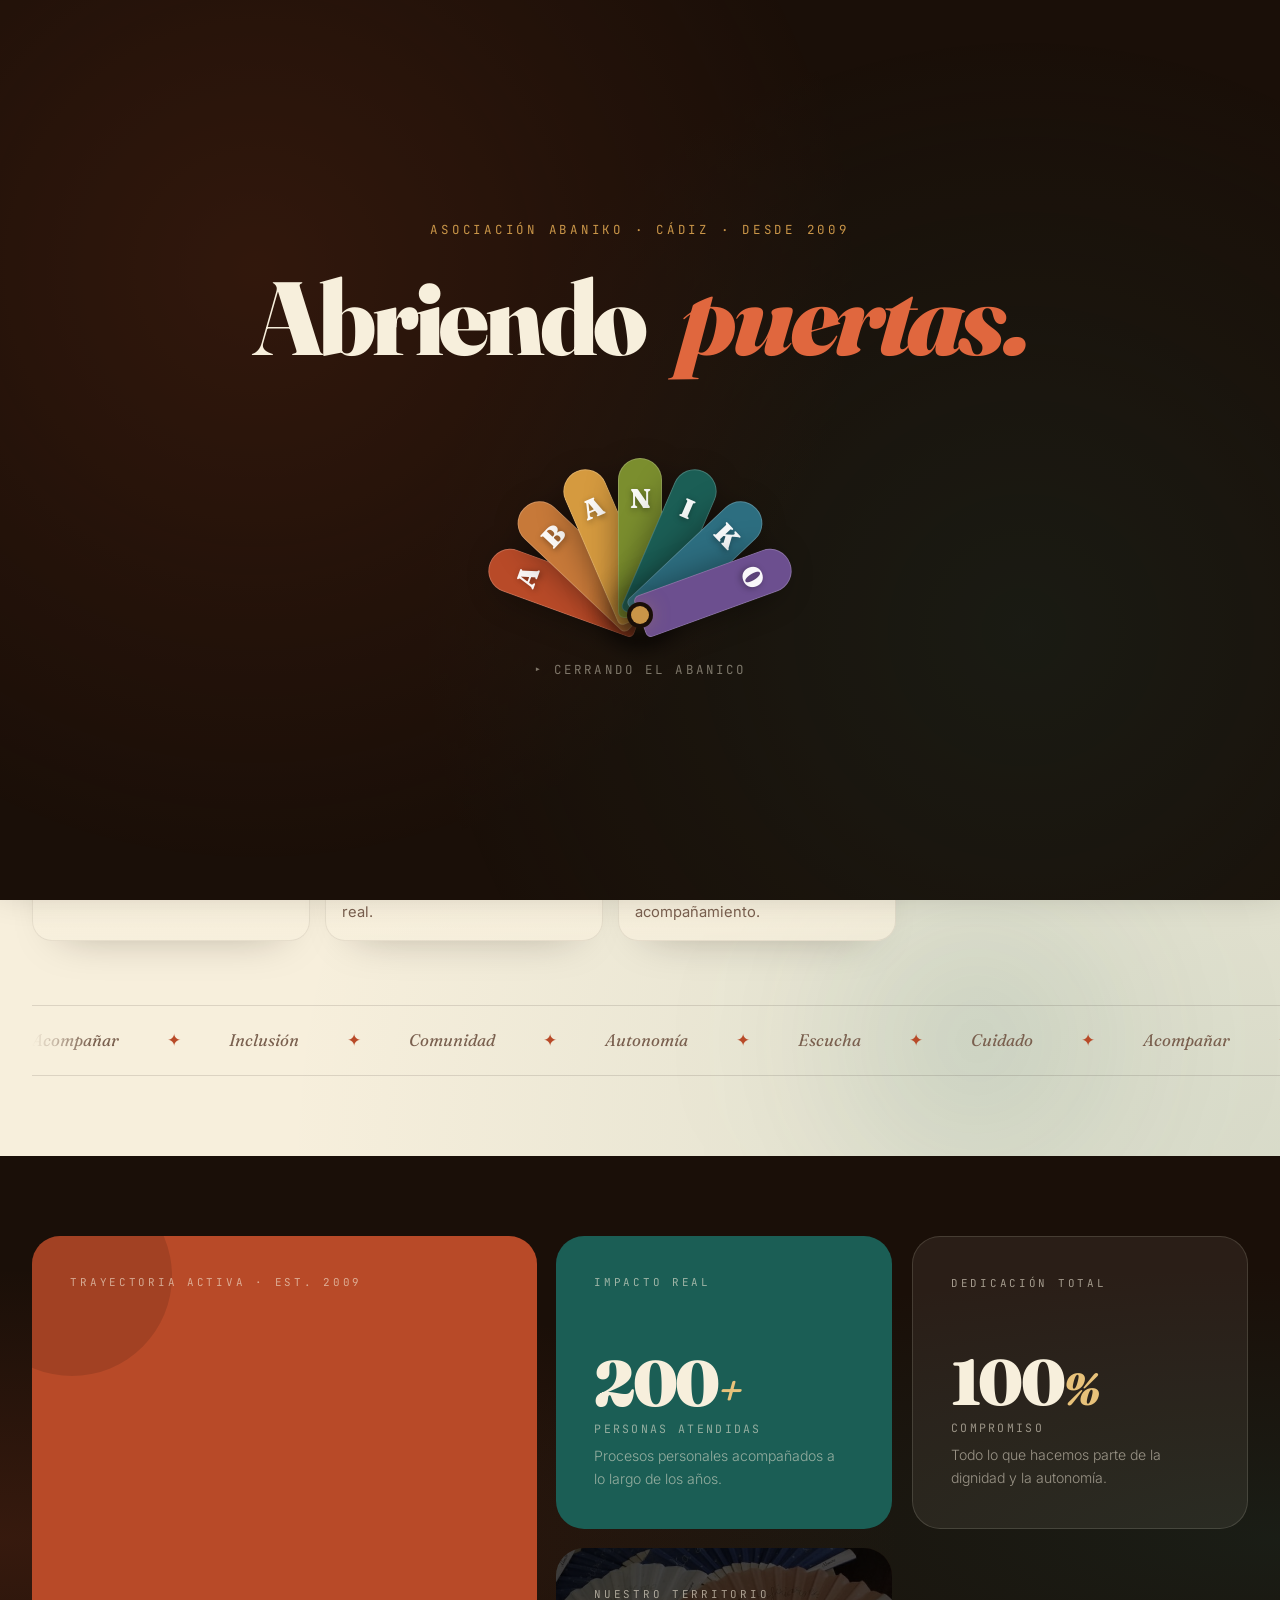
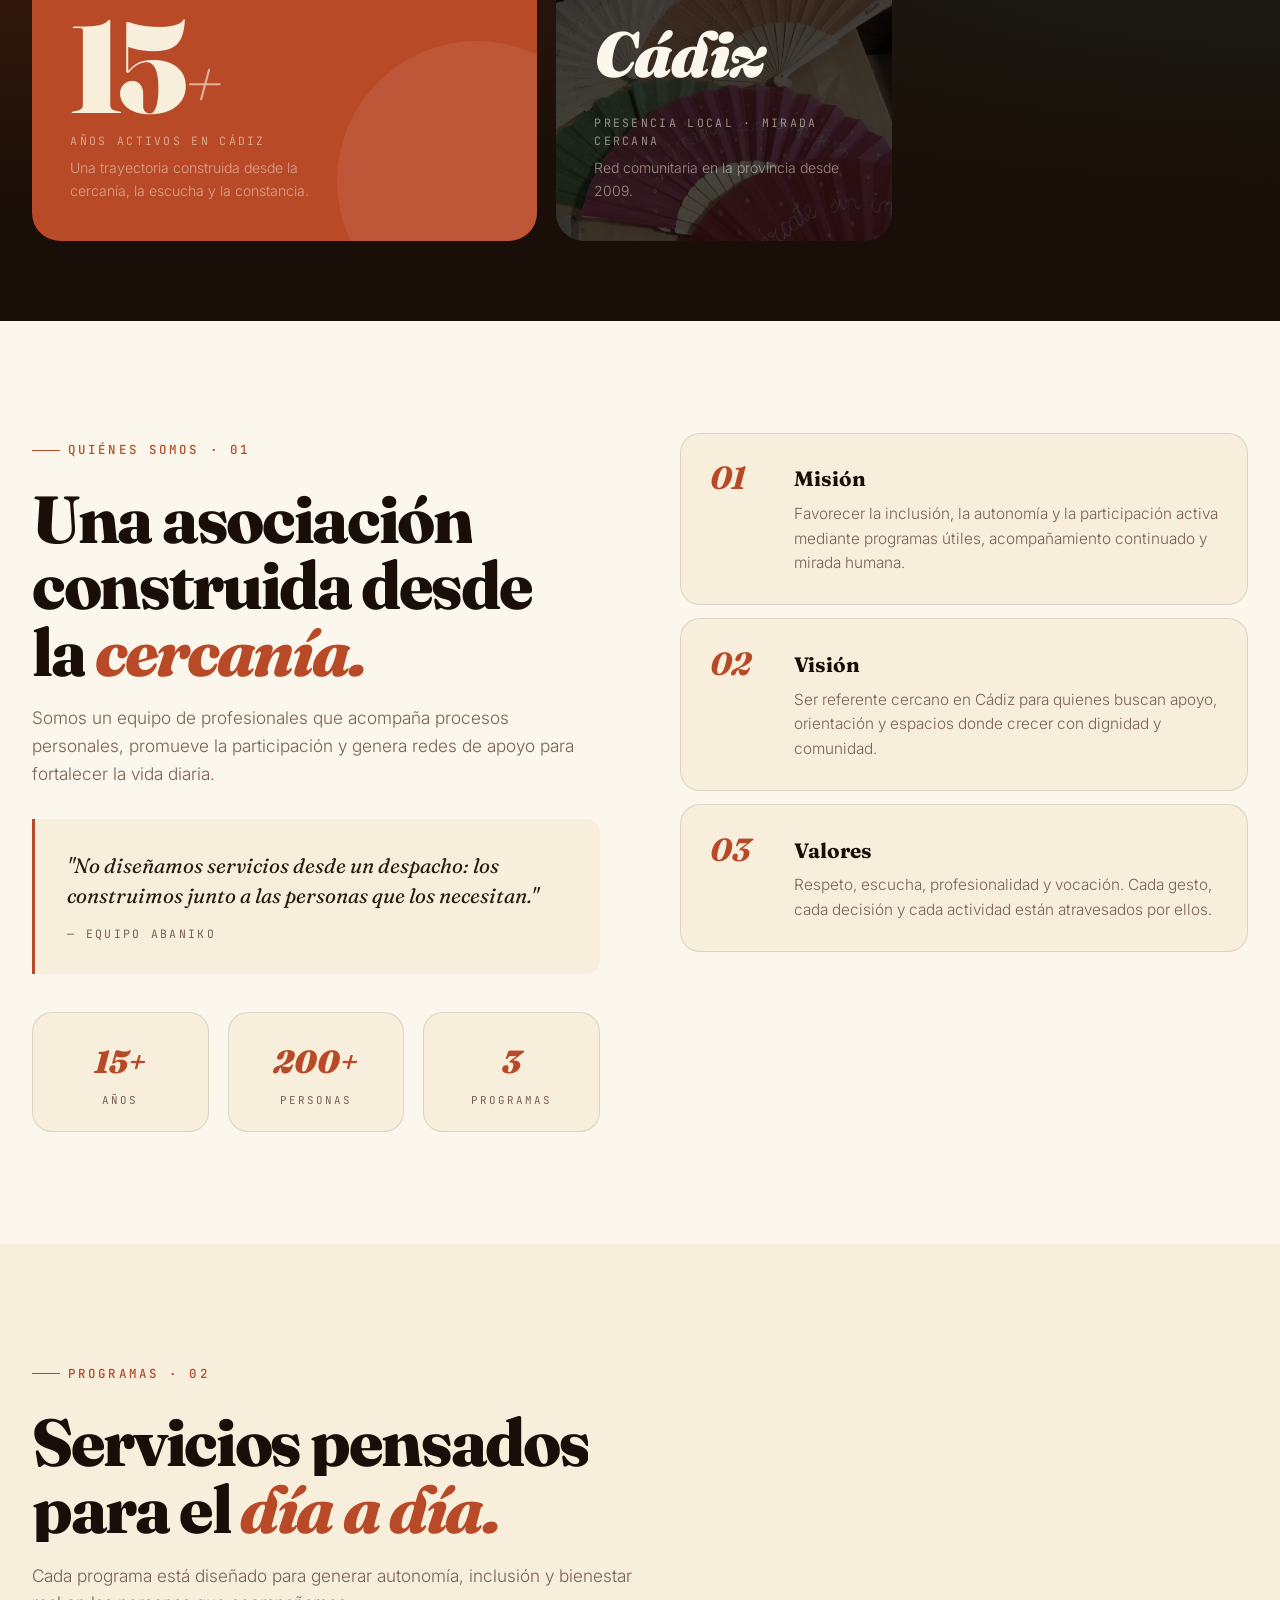
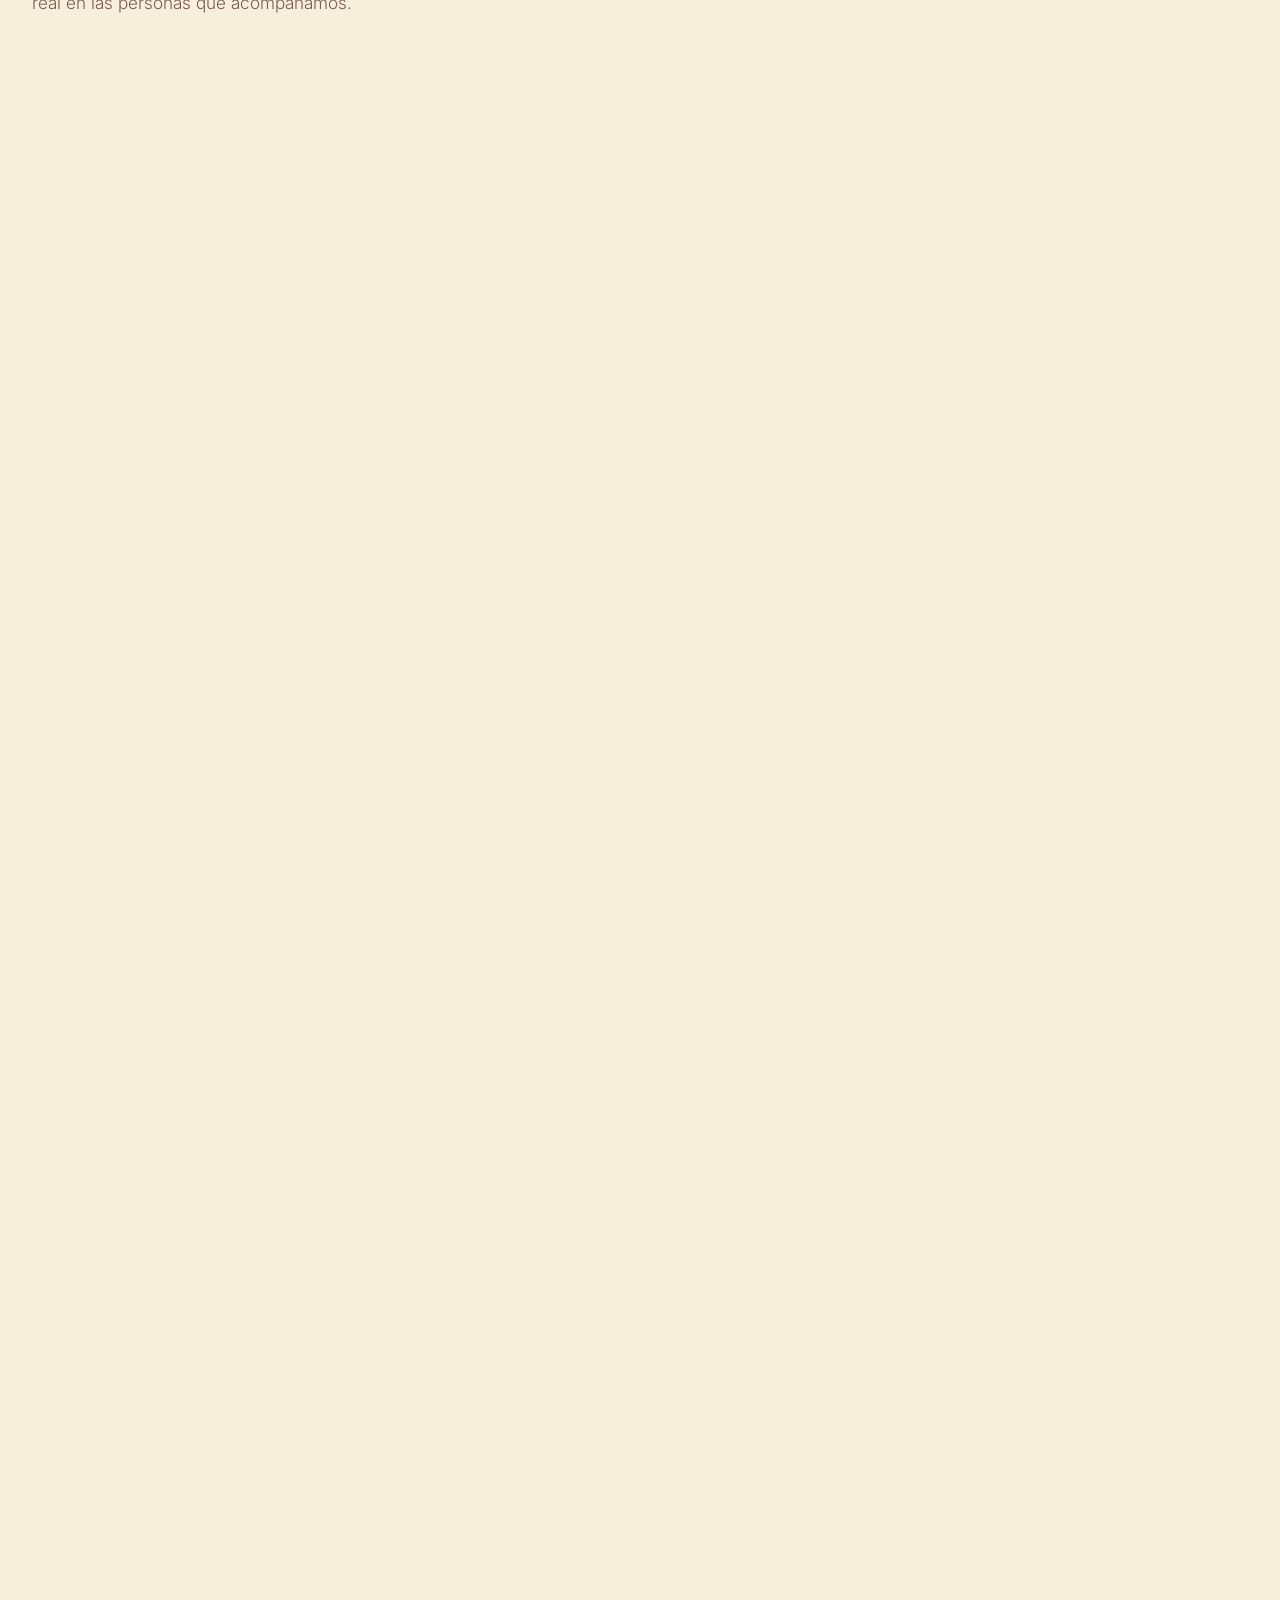
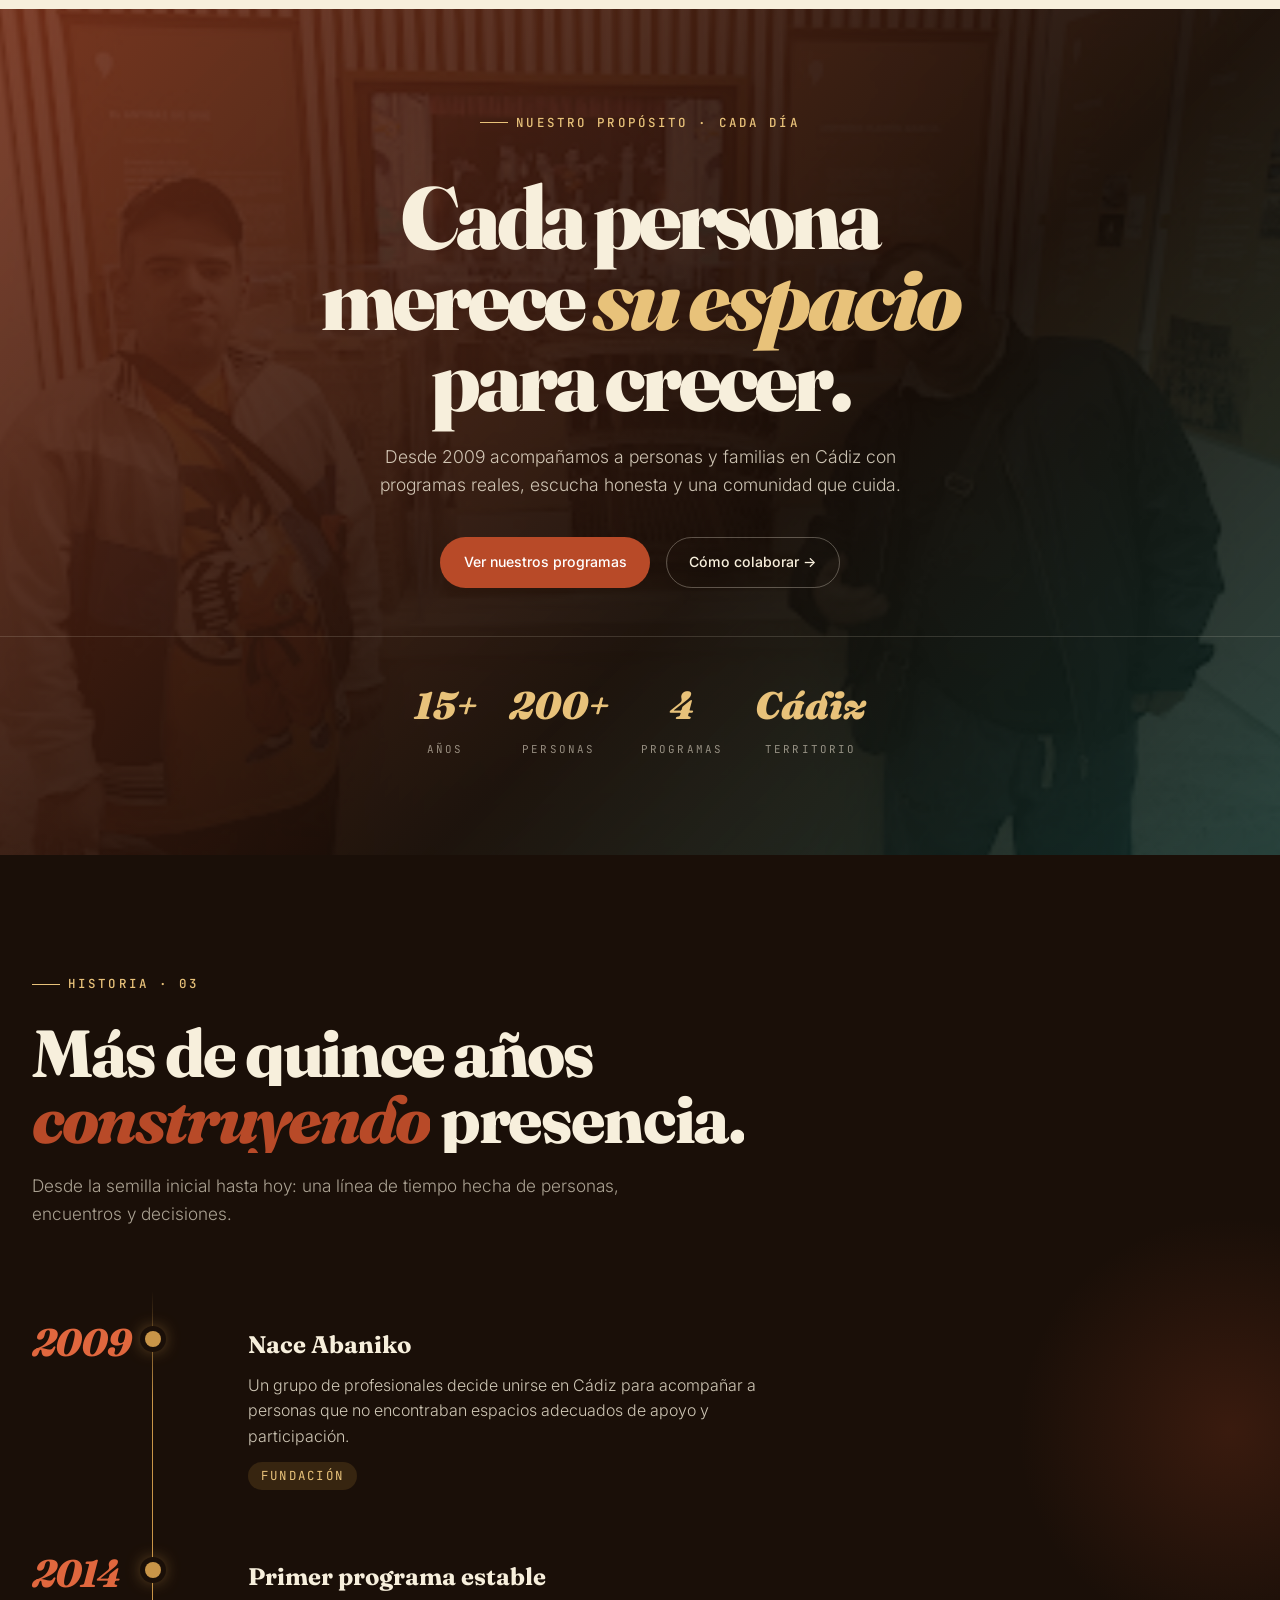
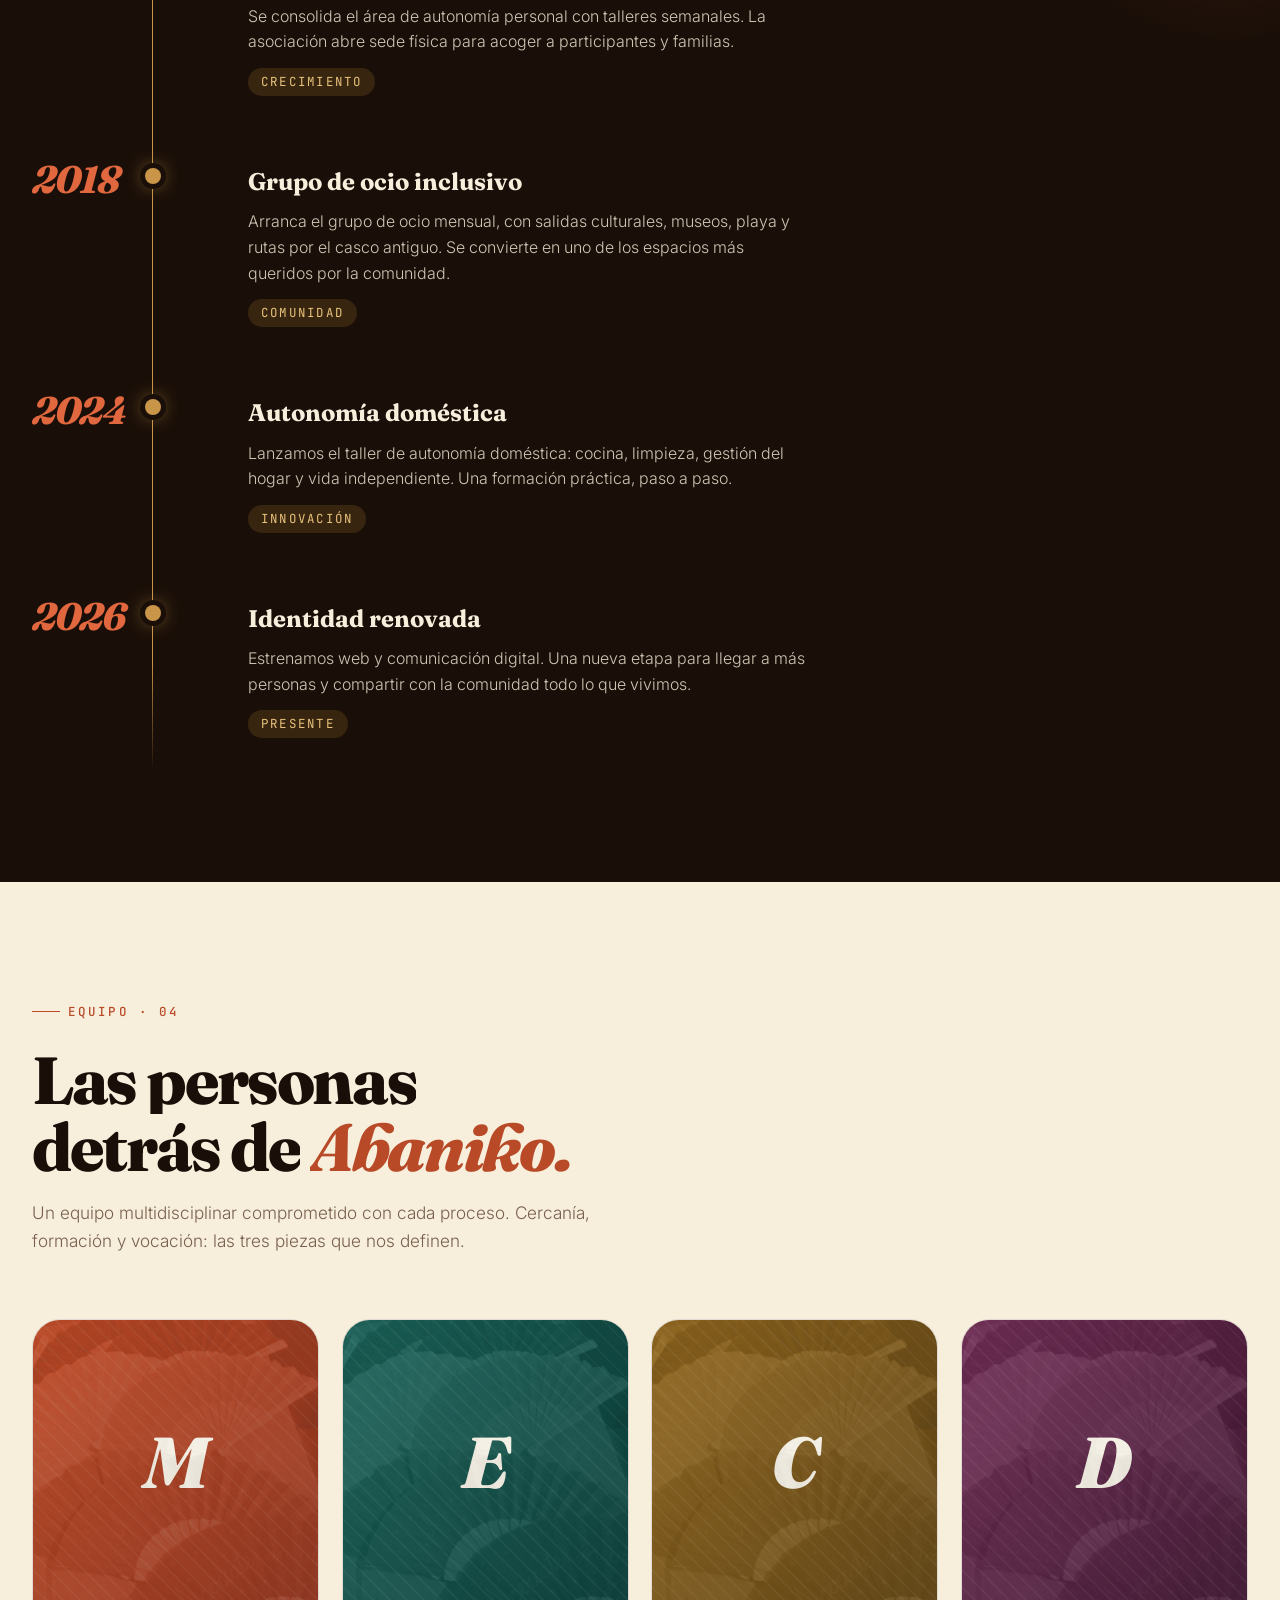
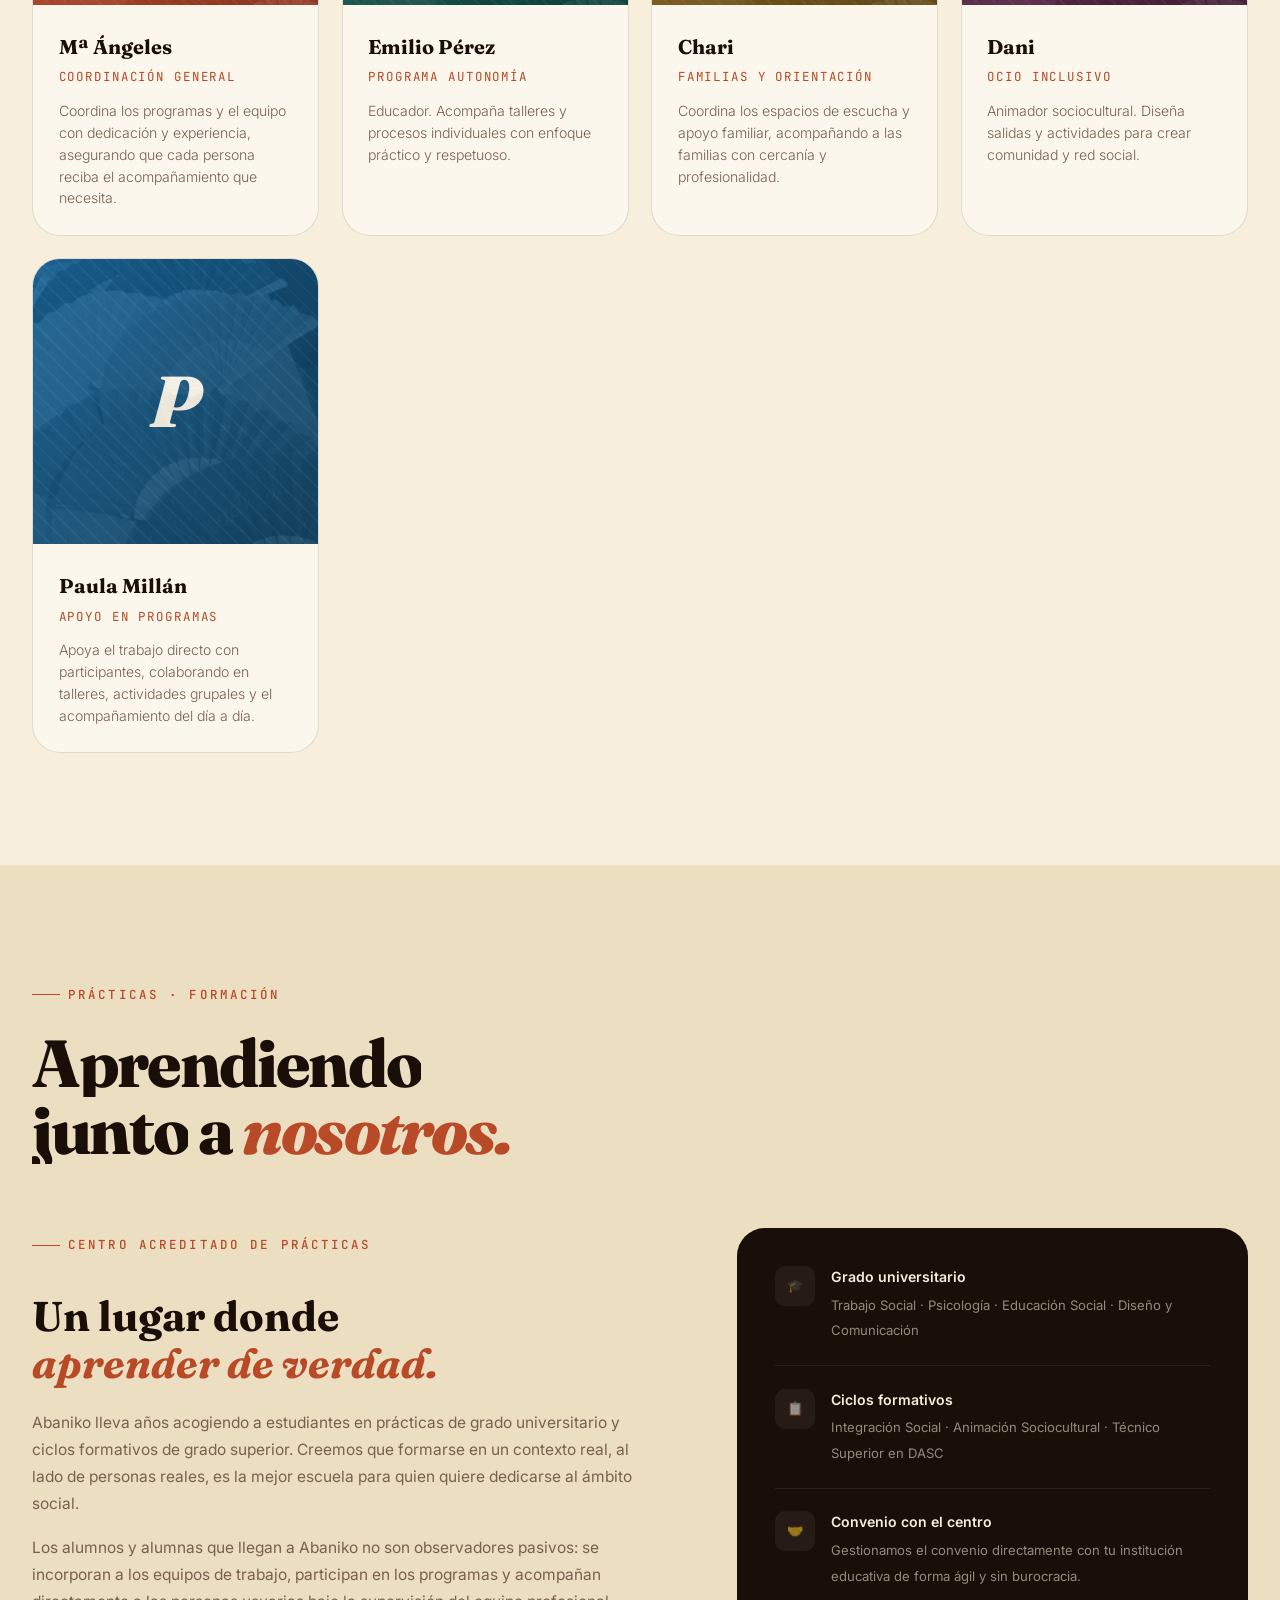
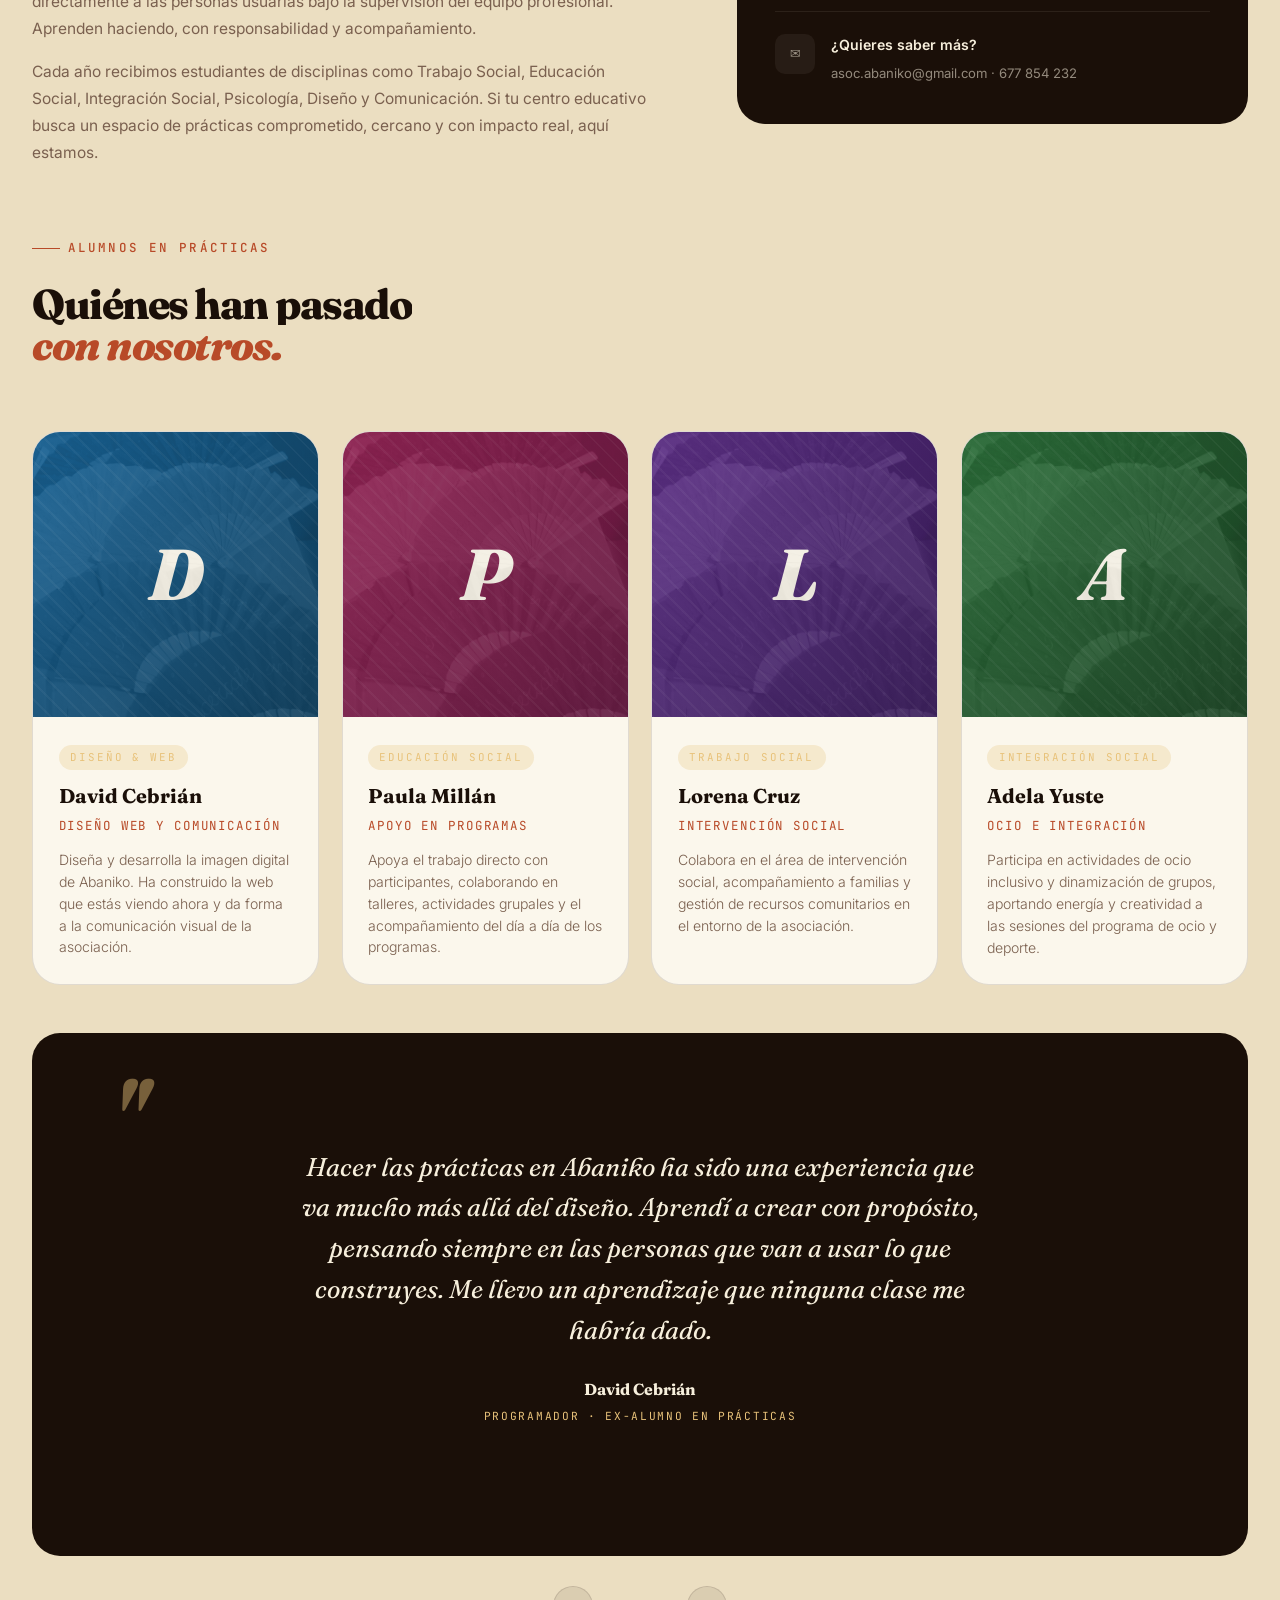
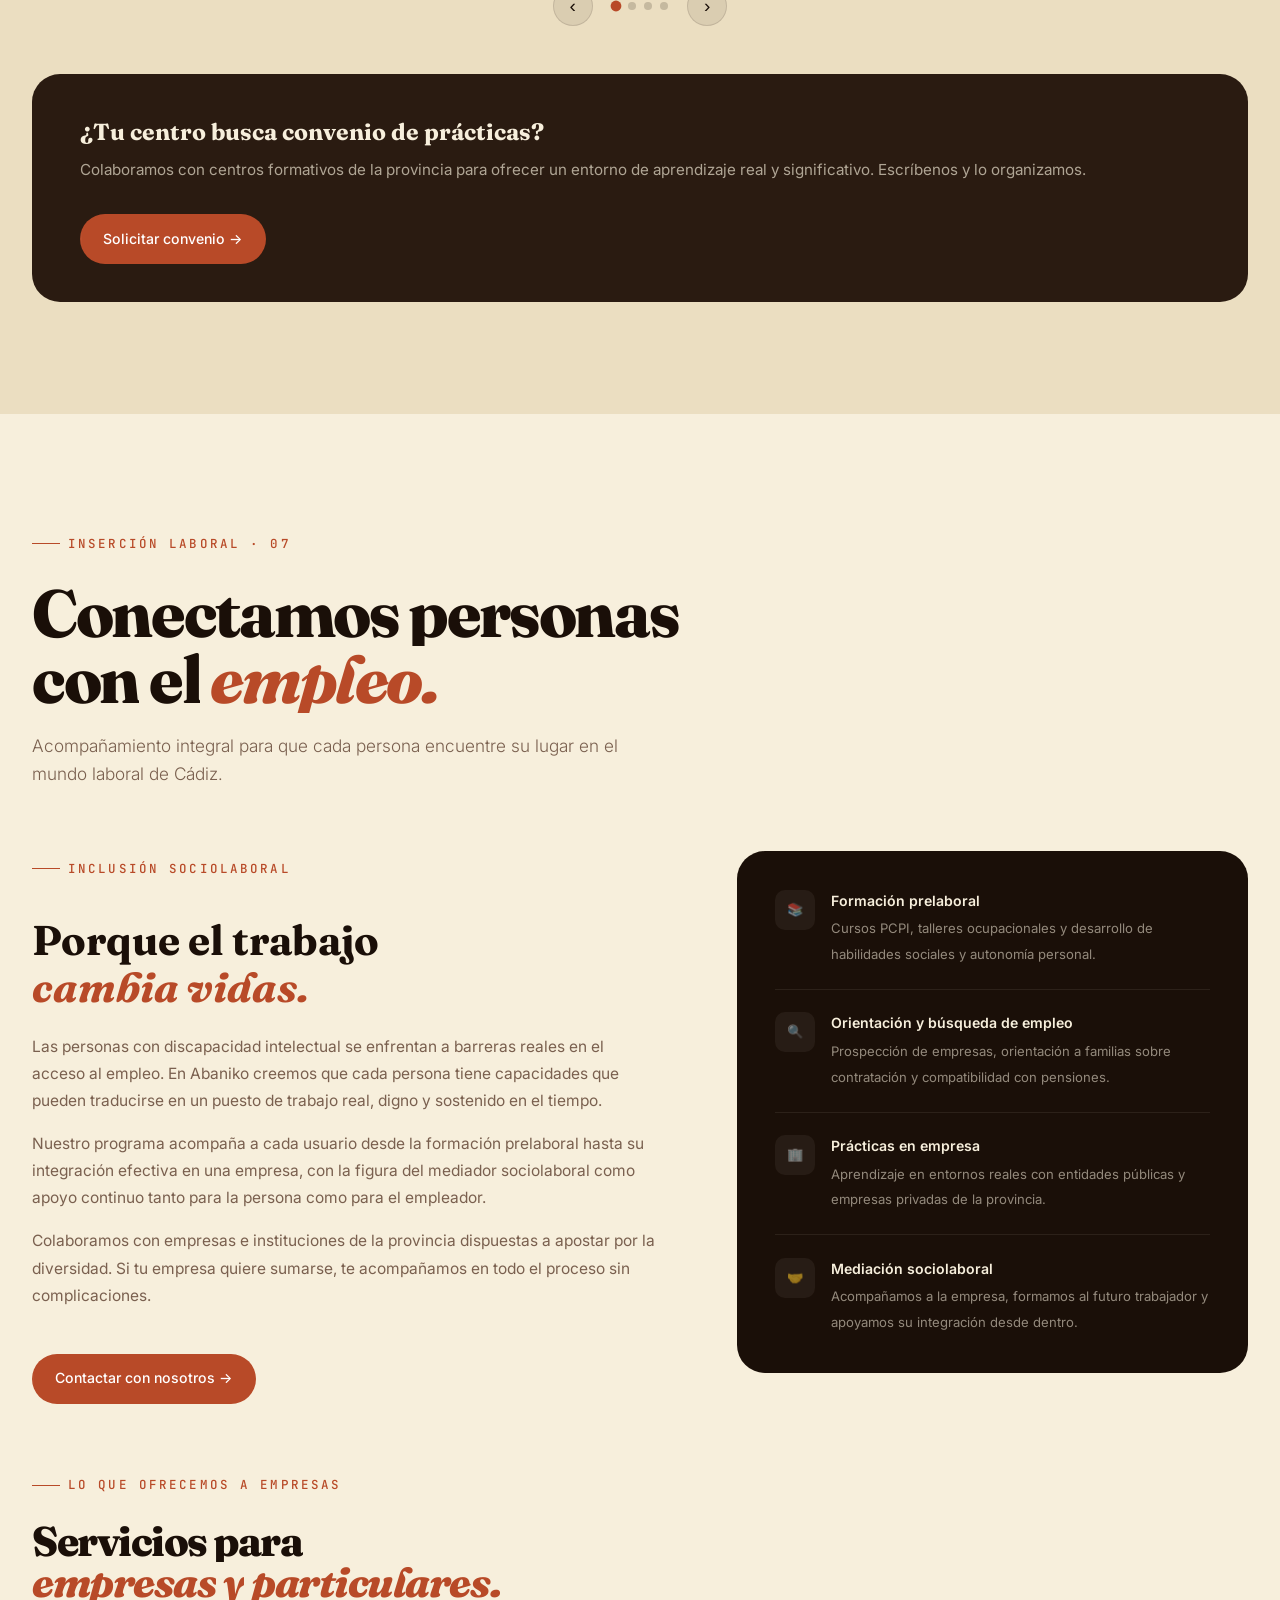
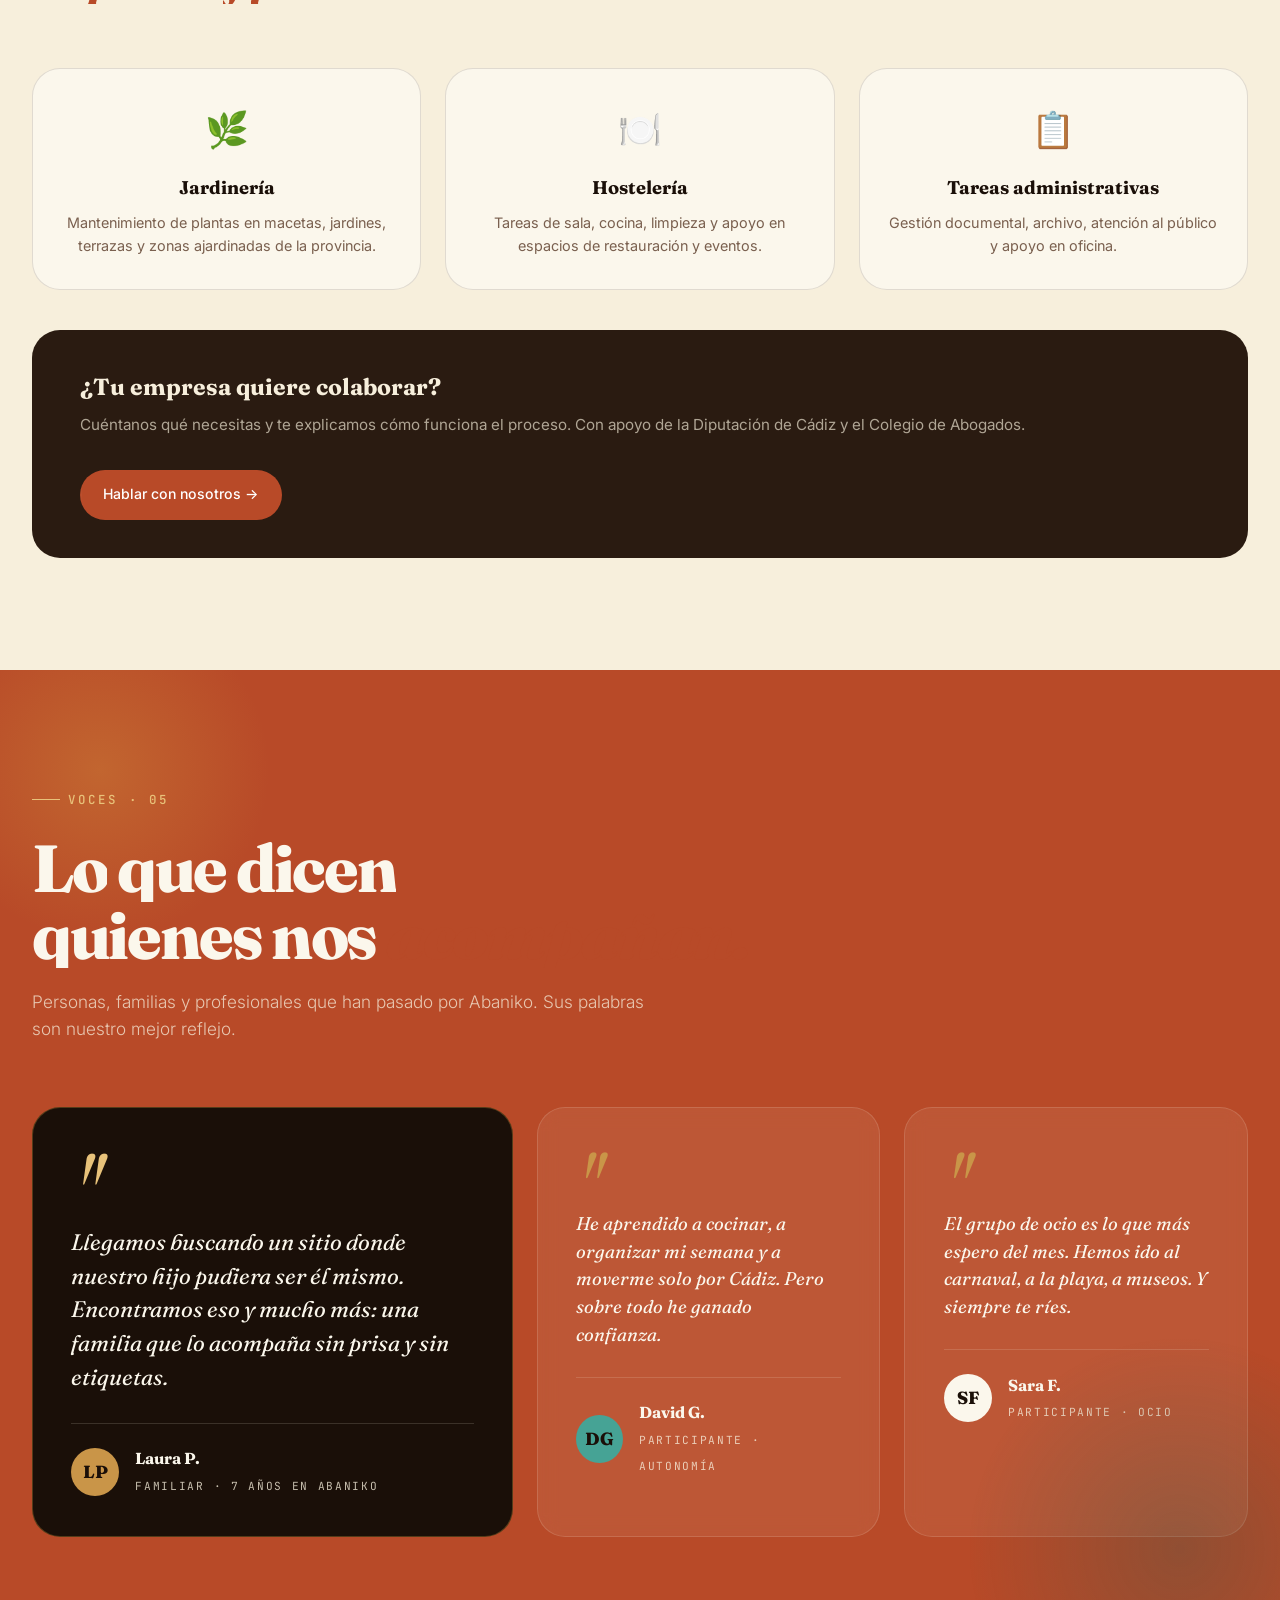
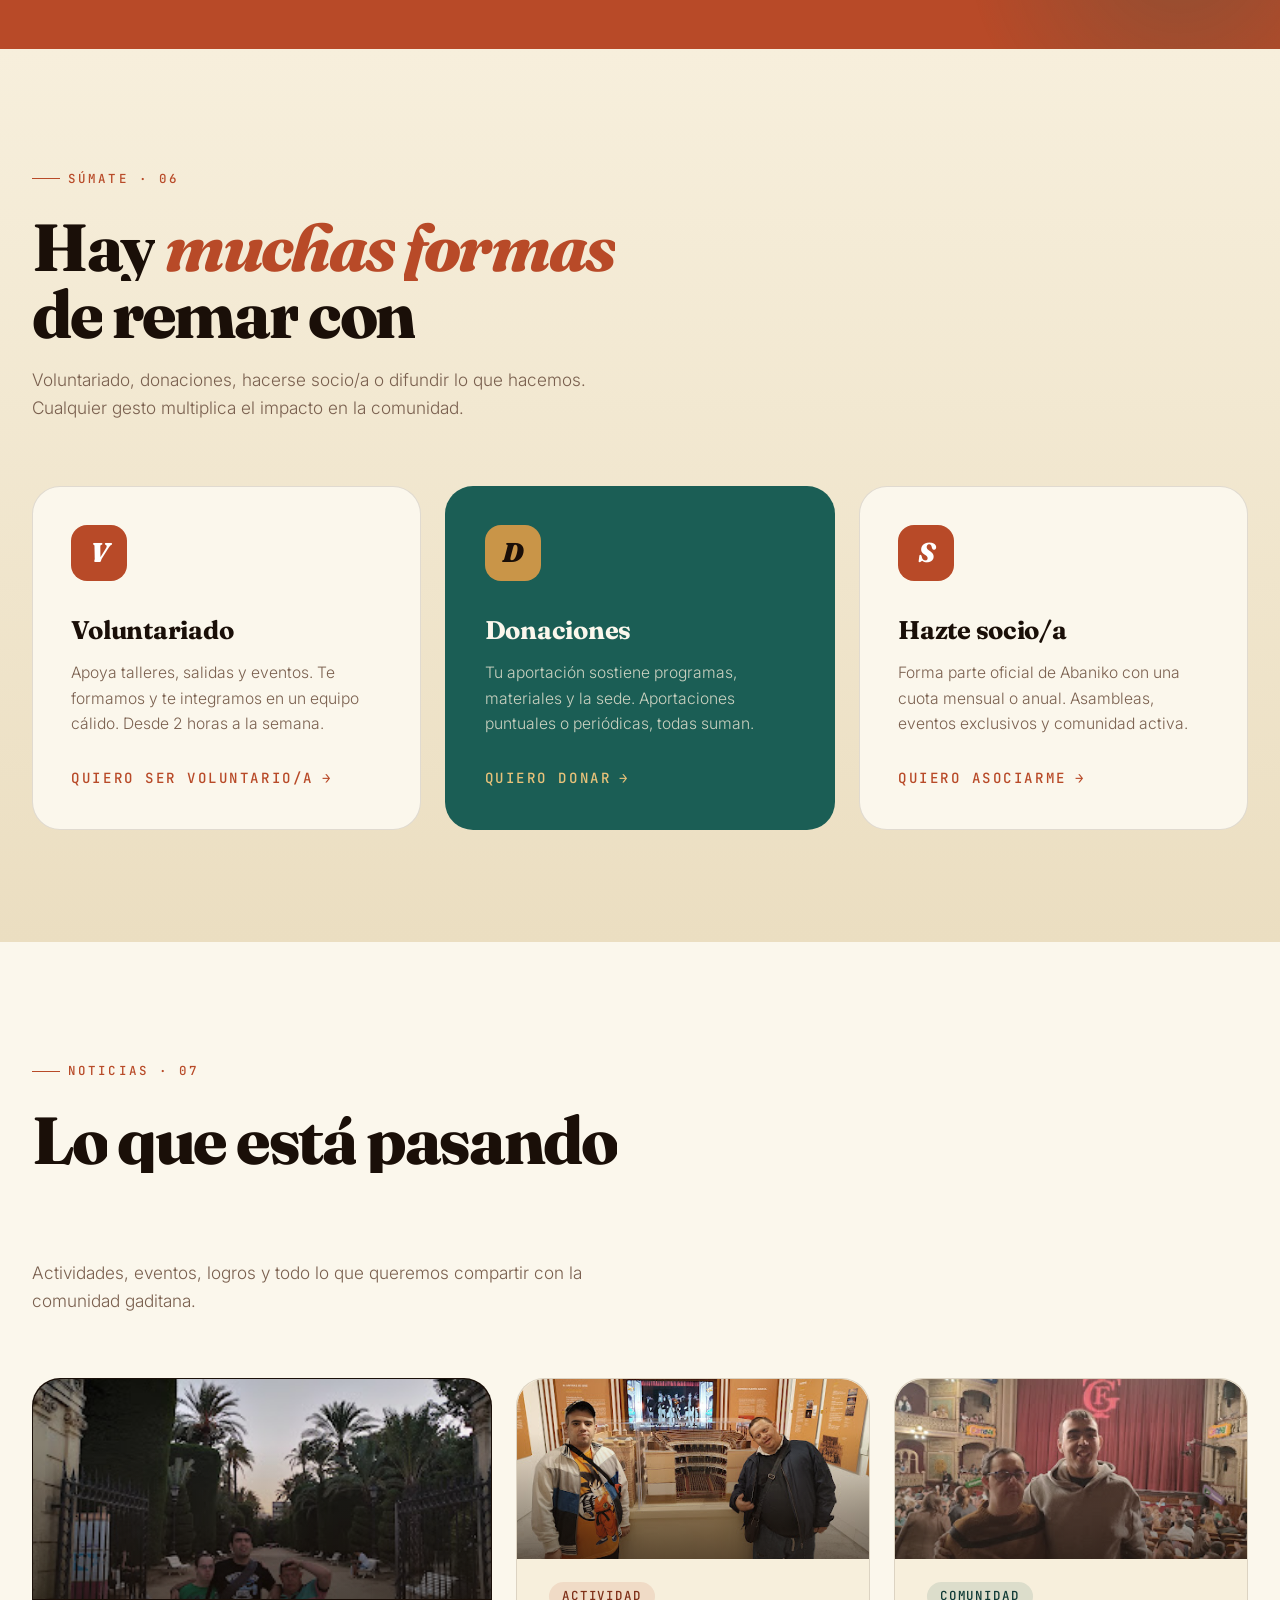
<file: index.html>
<!DOCTYPE html>
<html lang="es">
<head>
<meta charset="UTF-8">
<script>!function(){var t=localStorage.getItem('abaniko-theme');if(t==='dark'||(t===null&&window.matchMedia('(prefers-color-scheme:dark)').matches))document.documentElement.setAttribute('data-theme','dark')}()</script>
<meta name="viewport" content="width=device-width, initial-scale=1.0">
<meta name="description" content="Asociación Abaniko · Cádiz. Entidad social dedicada al acompañamiento, la inclusión y la mejora de la calidad de vida desde 2009. Programas de autonomía, ocio inclusivo, apoyo a familias y jardinería y deporte.">
<meta name="keywords" content="asociación Abaniko, inclusión Cádiz, autonomía personal, discapacidad Cádiz, apoyo familias, ocio inclusivo, voluntariado Cádiz, entidad social Cádiz">
<meta name="author" content="Asociación Abaniko">
<meta name="robots" content="index, follow">
<meta name="theme-color" content="#B84A28">
<title>Asociación Abaniko · Inclusión y Autonomía en Cádiz</title>
<!-- Open Graph / Facebook -->
<meta property="og:type" content="website">
<meta property="og:locale" content="es_ES">
<meta property="og:url" content="https://www.asociacionabaniko.org/">
<meta property="og:title" content="Asociación Abaniko · Inclusión y Autonomía en Cádiz">
<meta property="og:description" content="Entidad social en Cádiz que acompaña, apoya e impulsa la autonomía y participación de personas con discapacidad desde 2009.">
<meta property="og:site_name" content="Asociación Abaniko">
<meta property="og:image" content="https://www.asociacionabaniko.org/assets/images/facebook-card.png">
<meta property="og:image:width" content="1200">
<meta property="og:image:height" content="630">
<!-- Twitter Card -->
<meta name="twitter:card" content="summary_large_image">
<meta name="twitter:title" content="Asociación Abaniko · Cádiz">
<meta name="twitter:description" content="Inclusión, autonomía y acompañamiento en Cádiz desde 2009. Programas, ocio y apoyo a familias.">
<meta name="twitter:image" content="https://www.asociacionabaniko.org/assets/images/twitter-card.png">
<!-- Canonical -->
<link rel="canonical" href="https://www.asociacionabaniko.org/">
<link rel="manifest" href="manifest.json">

<script type="application/ld+json">
{
  "@context": "https://schema.org",
  "@type": "NGO",
  "@id": "https://www.asociacionabaniko.org/#org",
  "name": "Asociación Abaniko",
  "url": "https://www.asociacionabaniko.org",
  "logo": "https://www.asociacionabaniko.org/assets/images/abaniko-logo.png",
  "image": "https://www.asociacionabaniko.org/assets/images/facebook-card.png",
  "description": "Entidad social en Cádiz dedicada al acompañamiento, la inclusión y la mejora de la calidad de vida desde 2009.",
  "telephone": "+34677854232",
  "email": "asoc.abaniko@gmail.com",
  "foundingDate": "2009",
  "address": {
    "@type": "PostalAddress",
    "addressLocality": "Cádiz",
    "addressRegion": "Andalucía",
    "addressCountry": "ES"
  },
  "sameAs": [
    "https://www.instagram.com/asociacionabaniko/",
    "https://www.facebook.com/asociacionabaniko"
  ],
  "hasOfferCatalog": {
    "@type": "OfferCatalog",
    "name": "Programas Abaniko",
    "itemListElement": [
      { "@type": "Offer", "name": "Autonomía Personal", "url": "https://www.asociacionabaniko.org/autonomia.html" },
      { "@type": "Offer", "name": "Ocio y Participación", "url": "https://www.asociacionabaniko.org/ocio.html" },
      { "@type": "Offer", "name": "Orientación a Familias", "url": "https://www.asociacionabaniko.org/familias.html" },
      { "@type": "Offer", "name": "Deporte", "url": "https://www.asociacionabaniko.org/deporte.html" }
    ]
  }
}
</script>
<!-- Favicon SVG inline -->
<link rel="icon" type="image/svg+xml" href="data:image/svg+xml,%3Csvg xmlns='http://www.w3.org/2000/svg' viewBox='0 0 32 32'%3E%3Crect width='32' height='32' rx='8' fill='%23B84A28'/%3E%3Ctext x='16' y='24' text-anchor='middle' font-family='Georgia%2C serif' font-size='22' font-weight='900' font-style='italic' fill='%23F7EFDC'%3EA%3C%2Ftext%3E%3C%2Fsvg%3E">
<link rel="apple-touch-icon" href="data:image/svg+xml,%3Csvg xmlns='http://www.w3.org/2000/svg' viewBox='0 0 180 180'%3E%3Crect width='180' height='180' rx='40' fill='%23B84A28'/%3E%3Ctext x='90' y='135' text-anchor='middle' font-family='Georgia%2C serif' font-size='120' font-weight='900' font-style='italic' fill='%23F7EFDC'%3EA%3C%2Ftext%3E%3C%2Fsvg%3E">

<link rel="preconnect" href="https://fonts.googleapis.com">
<link rel="preconnect" href="https://fonts.gstatic.com" crossorigin>
<link href="https://fonts.googleapis.com/css2?family=Fraunces:ital,opsz,wght@0,9..144,400;0,9..144,600;0,9..144,800;0,9..144,900;1,9..144,700;1,9..144,900&family=Inter:wght@300;400;500;600&family=JetBrains+Mono:wght@400;500&display=swap" rel="stylesheet">

<style>
/* ════════════════════════════════════════════════════════════
   ABANIKO · refined editorial design system
   ════════════════════════════════════════════════════════════ */

:root {
  /* Paleta refinada (Cádiz · sal, tierra, mar) */
  --terracota:   #B84A28;
  --terracota-d: #7E2F18;
  --terracota-l: #E0673E;
  --verde:       #1B5E55;
  --verde-d:     #0F3A35;
  --verde-l:     #46A395;
  --ocre:        #C99548;
  --ocre-l:      #E8C27A;
  --ocre-d:      #8C6420;
  --crema:       #F7EFDC;
  --crema-d:     #EBDEC1;
  --crema-l:     #FBF7EC;
  --tinta:       #1A0F08;
  --tinta-2:     #2A1B11;
  --muted:       #7A604F;
  --line:        rgba(26,15,8,.12);
  --line-l:      rgba(247,239,220,.14);

  --r-xl: 28px;
  --r-lg: 20px;
  --r-md: 14px;
  --r-sm: 10px;

  --sh-card:    0 24px 64px -16px rgba(60,30,12,.18);
  --sh-card-h:  0 40px 96px -16px rgba(60,30,12,.28);
  --sh-soft:    0 12px 40px -12px rgba(60,30,12,.14);

  --ease:       cubic-bezier(.65,.05,.36,1);
  --ease-bounce:cubic-bezier(.34,1.56,.64,1);
}

* { box-sizing: border-box; margin: 0; padding: 0; }
html { scroll-behavior: smooth; -webkit-font-smoothing: antialiased; transition: opacity .32s ease; }
html.page-exit { opacity: 0; pointer-events: none; }

body {
  font-family: 'Inter', system-ui, sans-serif;
  font-weight: 400;
  background: var(--crema);
  color: var(--tinta);
  line-height: 1.6;
  overflow-x: hidden;
  cursor: none;
}
body.is-loading { overflow: hidden; }

img { max-width: 100%; display: block; }
a { color: inherit; text-decoration: none; cursor: none; }
button, input, textarea, select, label { cursor: none; }

/* ───── CUSTOM CURSOR ───── */
#cursor, #cursor-dot {
  position: fixed; top: 0; left: 0;
  pointer-events: none; z-index: 9997;
  border-radius: 50%;
  mix-blend-mode: difference;
}
#cursor {
  width: 36px; height: 36px;
  border: 1.5px solid #fff;
  transform: translate(-50%, -50%);
  transition: width .45s var(--ease-bounce), height .45s var(--ease-bounce), background .3s, border-color .3s;
}
#cursor-dot {
  width: 5px; height: 5px;
  background: #fff;
  transform: translate(-50%, -50%);
  transition: opacity .25s;
}
#cursor-text {
  position: fixed; top: 0; left: 0;
  pointer-events: none; z-index: 9998;
  font-family: 'JetBrains Mono', monospace;
  font-size: .48rem; letter-spacing: .2em; text-transform: uppercase;
  color: #fff;
  mix-blend-mode: difference;
  opacity: 0;
  transition: opacity .3s var(--ease);
  transform: translate(-50%, -50%);
}
body.hover-link #cursor { width: 80px; height: 80px; background: #fff; border-color: transparent; }
body.hover-link #cursor-dot { opacity: 0; }
body.hover-link #cursor-text { opacity: 1; }
@media (hover: none), (max-width: 768px) {
  body { cursor: auto; }
  a, button, input, textarea, select, label { cursor: auto; }
  #cursor, #cursor-dot, #cursor-text { display: none; }
}

/* ───── SCROLL PROGRESS ───── */
#scroll-progress {
  position: fixed; top: 0; left: 0; right: 0; z-index: 95;
  height: 2.5px;
  background: linear-gradient(90deg, var(--terracota), var(--ocre), var(--verde-l));
  transform-origin: left;
  transform: scaleX(0);
  transition: transform .08s linear;
  pointer-events: none;
}

/* ───── BACK TO TOP ───── */
#back-top {
  position: fixed; bottom: 2rem; right: 2rem; z-index: 80;
  width: 50px; height: 50px;
  border-radius: 50%;
  border: 1.5px solid var(--line);
  background: var(--crema-l);
  color: var(--tinta);
  display: grid; place-items: center;
  font-size: 1.05rem;
  opacity: 0; transform: translateY(16px);
  transition: opacity .4s var(--ease), transform .4s var(--ease), background .3s, color .3s, border-color .3s, box-shadow .3s;
  box-shadow: var(--sh-soft);
}
#back-top.visible { opacity: 1; transform: translateY(0); }
#back-top:hover {
  background: var(--terracota); color: #fff;
  border-color: transparent;
  transform: translateY(-4px);
  box-shadow: 0 16px 40px rgba(184,74,40,.35);
}
@media (max-width: 740px) { #back-top { bottom: 1.2rem; right: 1.2rem; } }

/* ───── MOBILE NAV TOGGLE ───── */
.nav-toggle {
  display: none;
  flex-direction: column; justify-content: center; align-items: center; gap: 6px;
  width: 44px; height: 44px;
  border: 1.5px solid rgba(26,15,8,.18);
  background: var(--crema-l);
  border-radius: var(--r-md);
  transition: background .3s, border-color .3s;
  flex-shrink: 0;
}
.nav-toggle span {
  display: block; width: 22px; height: 2px;
  background: var(--tinta);
  border-radius: 2px;
  transition: all .35s var(--ease);
}
.site-header.scrolled .nav-toggle {
  background: rgba(247,239,220,.12);
  border-color: rgba(247,239,220,.25);
}
.site-header.scrolled .nav-toggle span { background: var(--crema-l); }
.nav-toggle.open { background: var(--terracota); border-color: transparent; }
.nav-toggle.open span { background: #fff; }
.nav-toggle.open span:nth-child(1) { transform: translateY(8px) rotate(45deg); }
.nav-toggle.open span:nth-child(2) { opacity: 0; transform: scaleX(0); }
.nav-toggle.open span:nth-child(3) { transform: translateY(-8px) rotate(-45deg); }
[data-theme="dark"] .nav-toggle { background: rgba(247,239,220,.08); border-color: rgba(247,239,220,.18); }
[data-theme="dark"] .nav-toggle span { background: var(--crema-l); }

/* ───── GRAIN OVERLAY ───── */
body::before {
  content:'';
  position: fixed; inset: 0; z-index: 9996;
  pointer-events: none;
  background-image: url("data:image/svg+xml,%3Csvg viewBox='0 0 200 200' xmlns='http://www.w3.org/2000/svg'%3E%3Cfilter id='n'%3E%3CfeTurbulence type='fractalNoise' baseFrequency='0.85' numOctaves='3' stitchTiles='stitch'/%3E%3C/filter%3E%3Crect width='100%25' height='100%25' filter='url(%23n)' opacity='0.045'/%3E%3C/svg%3E");
  background-size: 180px;
  mix-blend-mode: multiply;
}

/* ════════════════════════════════════════════════════════════
   LOADER · revelación cinemática
   ════════════════════════════════════════════════════════════ */
#loader {
  position: fixed; inset: 0; z-index: 9999;
  background: var(--tinta);
  display: flex; align-items: center; justify-content: center;
  flex-direction: column;
  transition: opacity .8s var(--ease), visibility .8s;
  overflow: hidden;
}
#loader.hide { opacity: 0; visibility: hidden; }

.loader-bg {
  position: absolute; inset: 0;
  background:
    radial-gradient(circle at 20% 30%, rgba(184,74,40,.25) 0, transparent 50%),
    radial-gradient(circle at 80% 70%, rgba(27,94,85,.25) 0, transparent 50%);
  opacity: .6;
}

.loader-eyebrow {
  position: relative;
  font-family: 'JetBrains Mono', monospace;
  font-size: .72rem; letter-spacing: .3em; text-transform: uppercase;
  color: var(--ocre);
  margin-bottom: 1.8rem;
  opacity: 0; animation: fadeUp .8s var(--ease) .2s forwards;
}
.loader-title {
  position: relative;
  font-family: 'Fraunces', serif;
  font-size: clamp(3rem, 9vw, 6.5rem);
  font-weight: 900;
  line-height: .95;
  letter-spacing: -.04em;
  color: var(--crema);
  text-align: center;
  margin-bottom: 3rem;
}
.loader-title span {
  display: inline-block;
  opacity: 0;
  transform: translateY(60px) rotateZ(8deg);
  animation: titleIn .9s var(--ease) forwards;
}
.loader-title em {
  font-style: italic;
  color: var(--terracota-l);
  font-weight: 900;
}

@keyframes titleIn {
  to { opacity: 1; transform: translateY(0) rotateZ(0); }
}
@keyframes fadeUp {
  from { opacity: 0; transform: translateY(20px); }
  to { opacity: 1; transform: translateY(0); }
}

#fan-wrap {
  position: relative;
  width: 360px; height: 220px;
  display: flex; align-items: flex-end; justify-content: center;
}
.fan-base {
  position: absolute; bottom: 14px;
  width: 90px; height: 12px; border-radius: 999px;
  background: linear-gradient(90deg, #3a221a 0%, var(--ocre-d) 50%, #3a221a 100%);
}
.fan-pivot {
  position: absolute; bottom: 14px; left: 50%;
  width: 18px; height: 18px; border-radius: 50%;
  background: var(--ocre);
  transform: translateX(-50%) translateY(2px);
  box-shadow: 0 0 0 4px var(--tinta), 0 0 20px rgba(217,164,65,.5);
  z-index: 20;
}
.fan-letter {
  position: absolute; bottom: 18px; left: 50%;
  width: 44px; height: 160px; margin-left: -22px;
  transform-origin: 50% 100%;
  border-radius: 22px 22px 6px 6px;
  display: flex; align-items: flex-start; justify-content: center;
  padding-top: 18px;
  font-family: 'Fraunces', serif;
  font-size: 1.7rem; font-weight: 900;
  color: rgba(255,255,255,.96);
  border: 1px solid rgba(255,255,255,.18);
  opacity: 0;
  transform: rotate(0deg);
  transition: transform .9s var(--ease), opacity .35s;
  box-shadow: 0 12px 32px rgba(0,0,0,.4);
  text-shadow: 0 2px 6px rgba(0,0,0,.35);
}
.fan-status {
  position: relative;
  margin-top: 1.5rem;
  font-family: 'JetBrains Mono', monospace;
  font-size: .72rem; letter-spacing: .25em; text-transform: uppercase;
  color: rgba(247,239,220,.45);
}

/* ════════════════════════════════════════════════════════════
   HEADER
   ════════════════════════════════════════════════════════════ */
.site-header {
  position: fixed; top: 0; left: 0; right: 0; z-index: 90;
  backdrop-filter: blur(22px) saturate(1.5);
  -webkit-backdrop-filter: blur(22px) saturate(1.5);
  background: rgba(247,239,220,.72);
  border-bottom: 1px solid var(--line);
  transition: background .3s var(--ease), border-color .3s, padding .3s;
}
.site-header.scrolled {
  background: rgba(26,15,8,.88);
  border-bottom-color: rgba(217,164,65,.18);
}
.nav-inner {
  max-width: 1320px; margin: 0 auto;
  padding: 1rem 2rem;
  display: flex; align-items: center; justify-content: space-between; gap: 2rem;
  transition: padding .3s;
}
.site-header.scrolled .nav-inner { padding: .75rem 2rem; }

.brand { display: flex; align-items: center; gap: .9rem; }
.brand-mark {
  width: 44px; height: 44px;
  display: grid; place-items: center;
  background: var(--terracota);
  color: var(--crema-l);
  border-radius: 12px;
  font-family: 'Fraunces', serif;
  font-weight: 900; font-size: 1.4rem;
  font-style: italic;
  box-shadow: 0 4px 14px rgba(184,74,40,.35);
  transition: transform .3s var(--ease-bounce);
}
.brand:hover .brand-mark { transform: rotate(-12deg) scale(1.08); }
.brand-text strong {
  display: block;
  font-family: 'Fraunces', serif;
  font-size: 1.1rem; font-weight: 800;
  letter-spacing: -.02em;
}
.brand-text span {
  font-family: 'JetBrains Mono', monospace;
  font-size: .68rem; letter-spacing: .2em; text-transform: uppercase;
  color: var(--muted);
}
.site-header.scrolled .brand-text strong { color: var(--crema); }
.site-header.scrolled .brand-text span { color: rgba(247,239,220,.5); }

.nav-links {
  display: flex; align-items: center; gap: 1.6rem;
  font-size: .88rem; font-weight: 500;
}
.nav-links a {
  position: relative; padding: .25rem 0;
  color: var(--tinta-2); transition: color .25s;
}
.nav-links a::after {
  content:''; position: absolute; left: 0; bottom: -2px;
  width: 0; height: 1.5px; background: var(--terracota);
  transition: width .35s var(--ease);
}
.nav-links a:hover { color: var(--terracota); }
.nav-links a:hover::after { width: 100%; }
.site-header.scrolled .nav-links a { color: rgba(247,239,220,.78); }
.site-header.scrolled .nav-links a:hover { color: var(--ocre-l); }

.btn {
  display: inline-flex; align-items: center; gap: .5rem;
  padding: .8rem 1.4rem; border-radius: 999px;
  border: 1.5px solid transparent;
  font: inherit; font-size: .88rem; font-weight: 500;
  transition: all .3s var(--ease);
  position: relative; overflow: hidden;
}
.btn::before {
  content:''; position: absolute; inset: 0;
  background: rgba(255,255,255,.18);
  transform: translateX(-100%);
  transition: transform .5s var(--ease);
}
.btn:hover::before { transform: translateX(0); }
.btn span { position: relative; z-index: 1; }
.btn-primary { background: var(--terracota); color: #fff; }
.btn-primary:hover { background: var(--terracota-d); transform: translateY(-2px); box-shadow: 0 12px 28px rgba(184,74,40,.4); }
.btn-ghost { background: transparent; color: var(--tinta); border-color: var(--line); }
.btn-ghost:hover { background: var(--tinta); color: var(--crema); border-color: var(--tinta); }
.btn-dark { background: var(--tinta); color: var(--crema); }
.btn-dark:hover { background: var(--tinta-2); transform: translateY(-2px); }
.btn-outline-light { background: transparent; color: var(--crema); border-color: rgba(247,239,220,.3); }
.btn-outline-light:hover { background: var(--crema); color: var(--tinta); border-color: var(--crema); }

.btn-icon { width: 16px; height: 16px; }

/* ════════════════════════════════════════════════════════════
   SHELL
   ════════════════════════════════════════════════════════════ */
.shell { max-width: 1320px; margin: 0 auto; padding: 0 2rem; }
section { padding: 7rem 0; position: relative; }

.eyebrow {
  display: inline-flex; align-items: center; gap: .5rem;
  font-family: 'JetBrains Mono', monospace;
  font-size: .72rem; font-weight: 500;
  letter-spacing: .25em; text-transform: uppercase;
  color: var(--terracota);
  margin-bottom: 1.6rem;
}
.eyebrow::before {
  content:''; width: 28px; height: 1px; background: currentColor;
}

.section-head { margin-bottom: 4rem; max-width: 760px; }
.section-head h2 {
  font-family: 'Fraunces', serif;
  font-size: clamp(2.4rem, 5.2vw, 4.4rem);
  font-weight: 800;
  line-height: 1.0;
  letter-spacing: -.035em;
}
.section-head h2 em { font-style: italic; color: var(--terracota); }
.section-head p {
  margin-top: 1.2rem;
  font-size: 1.08rem;
  color: var(--muted);
  font-weight: 300;
  max-width: 56ch;
  line-height: 1.6;
}

/* ════════════════════════════════════════════════════════════
   HERO
   ════════════════════════════════════════════════════════════ */
.hero {
  min-height: 100vh;
  padding: 9rem 0 5rem;
  display: flex; align-items: center;
  position: relative; overflow: hidden;
  background:
    radial-gradient(ellipse at 20% 0%, rgba(217,164,65,.18) 0, transparent 50%),
    radial-gradient(ellipse at 100% 100%, rgba(27,94,85,.14) 0, transparent 55%),
    var(--crema);
}

/* Decorative arc */
.hero-arc {
  position: absolute; top: -300px; right: -200px;
  width: 800px; height: 800px;
  border: 1px solid rgba(184,74,40,.12);
  border-radius: 50%;
  pointer-events: none;
}
.hero-arc::before {
  content:''; position: absolute; inset: 60px;
  border: 1px solid rgba(184,74,40,.08);
  border-radius: 50%;
}
.hero-arc::after {
  content:''; position: absolute; inset: 140px;
  border: 1px solid rgba(184,74,40,.05);
  border-radius: 50%;
}

.hero-grid {
  display: grid; grid-template-columns: 1.15fr .85fr;
  gap: 4rem; align-items: center;
  position: relative; z-index: 2;
  width: 100%;
}

.hero-meta {
  display: flex; align-items: center; gap: 1.2rem;
  margin-bottom: 1.8rem;
  font-family: 'JetBrains Mono', monospace;
  font-size: .72rem; letter-spacing: .2em; text-transform: uppercase;
  color: var(--muted);
}
.hero-meta .dot {
  width: 6px; height: 6px; border-radius: 50%;
  background: var(--verde-l);
  animation: pulse 2s infinite;
}
@keyframes pulse {
  0%,100% { opacity: 1; transform: scale(1); }
  50% { opacity: .5; transform: scale(1.4); }
}

h1.hero-title {
  font-family: 'Fraunces', serif;
  font-size: clamp(3rem, 8vw, 6.4rem);
  font-weight: 900;
  line-height: .95;
  letter-spacing: -.045em;
  color: var(--tinta);
}
h1.hero-title em {
  font-style: italic;
  font-weight: 900;
  color: var(--terracota);
  position: relative;
  display: inline-block;
}
h1.hero-title em::after {
  content:''; position: absolute;
  left: 0; bottom: 8px;
  width: 100%; height: 6px;
  background: var(--ocre-l);
  z-index: -1;
  opacity: .55;
  transform: skewX(-12deg);
}

.hero-sub {
  margin-top: 1.8rem;
  max-width: 52ch;
  font-size: 1.15rem;
  color: var(--tinta-2);
  font-weight: 300;
  line-height: 1.6;
}
.hero-sub strong { color: var(--terracota); font-weight: 600; font-style: italic; font-family: 'Fraunces', serif; }

.hero-actions {
  display: flex; gap: 1rem; flex-wrap: wrap;
  margin-top: 2.5rem;
}

.hero-highlights {
  display: grid;
  grid-template-columns: repeat(3, minmax(0, 1fr));
  gap: .9rem;
  margin-top: 1.35rem;
  max-width: 54rem;
}
.hero-highlight-card {
  position: relative;
  padding: 1rem 1rem 1.05rem;
  border-radius: var(--r-lg);
  border: 1px solid rgba(26,15,8,.08);
  background: linear-gradient(180deg, rgba(247,239,220,.95), rgba(247,239,220,.72));
  box-shadow: 0 20px 45px -30px rgba(26,15,8,.35);
  transition: transform .35s var(--ease), box-shadow .35s var(--ease), border-color .35s var(--ease);
}
.hero-highlight-card:hover {
  transform: translateY(-4px);
  box-shadow: 0 28px 55px -30px rgba(26,15,8,.42);
  border-color: rgba(184,74,40,.2);
}
.hero-highlight-kicker {
  display: inline-flex;
  margin-bottom: .45rem;
  font-family: 'JetBrains Mono', monospace;
  font-size: .66rem;
  letter-spacing: .18em;
  text-transform: uppercase;
  color: var(--terracota);
}
.hero-highlight-card strong {
  display: block;
  font-family: 'Fraunces', serif;
  font-size: 1.08rem;
  line-height: 1.05;
  color: var(--tinta);
}
.hero-highlight-card span:last-child {
  display: block;
  margin-top: .4rem;
  font-size: .92rem;
  color: var(--muted);
  line-height: 1.45;
}

.hero-marquee {
  margin-top: 4rem;
  padding: 1.3rem 0;
  border-top: 1px solid var(--line);
  border-bottom: 1px solid var(--line);
  overflow: hidden;
  position: relative;
}
.hero-marquee::before, .hero-marquee::after {
  content:''; position: absolute; top: 0; bottom: 0;
  width: 60px; z-index: 2; pointer-events: none;
}
.hero-marquee::before { left: 0; background: linear-gradient(90deg, var(--crema), transparent); }
.hero-marquee::after { right: 0; background: linear-gradient(-90deg, var(--crema), transparent); }
.marquee-track {
  display: flex; gap: 3rem;
  animation: scroll 25s linear infinite;
  width: max-content;
  font-family: 'Fraunces', serif;
  font-size: 1.05rem;
  font-style: italic;
  color: var(--muted);
}
.marquee-track span { display: flex; align-items: center; gap: 3rem; white-space: nowrap; }
.marquee-track span::after {
  content:'✦'; color: var(--terracota); font-style: normal;
}
@keyframes scroll {
  to { transform: translateX(-50%); }
}

/* HERO RIGHT */
.hero-visual {
  position: relative;
  aspect-ratio: 4/5;
  border-radius: var(--r-xl);
  overflow: hidden;
  background: var(--tinta);
  box-shadow: 0 50px 100px -20px rgba(60,30,12,.32);
}
.hero-visual-bg {
  position: absolute; inset: 0;
  background:
    radial-gradient(circle at 30% 20%, rgba(217,164,65,.5) 0, transparent 50%),
    radial-gradient(circle at 70% 80%, rgba(184,74,40,.6) 0, transparent 50%),
    linear-gradient(180deg, var(--tinta-2) 0%, var(--tinta) 100%);
}
.hero-visual-bg::after {
  content:''; position: absolute; inset: 0;
  background-image:
    repeating-linear-gradient(90deg, rgba(247,239,220,.04) 0 1px, transparent 1px 80px),
    repeating-linear-gradient(0deg, rgba(247,239,220,.04) 0 1px, transparent 1px 80px);
}

.hv-content {
  position: relative; z-index: 2;
  height: 100%;
  padding: 2.5rem;
  display: flex; flex-direction: column; justify-content: space-between;
  color: var(--crema);
}
.hv-top { display: flex; justify-content: space-between; align-items: flex-start; }
.hv-tag {
  font-family: 'JetBrains Mono', monospace;
  font-size: .68rem; letter-spacing: .22em; text-transform: uppercase;
  color: var(--ocre);
}
.hv-num {
  font-family: 'Fraunces', serif;
  font-style: italic; font-weight: 700;
  font-size: 1.2rem;
  color: rgba(247,239,220,.5);
}

.hv-center {
  flex: 1;
  display: grid; place-items: center;
  padding: 2rem 0;
}
.hv-logo-circle {
  width: 220px; height: 220px;
  border-radius: 50%;
  background: radial-gradient(circle at 30% 30%, rgba(247,239,220,.15), rgba(247,239,220,.04));
  border: 1px solid rgba(247,239,220,.15);
  display: grid; place-items: center;
  font-family: 'Fraunces', serif;
  font-size: 6rem; font-weight: 900;
  font-style: italic;
  color: var(--ocre-l);
  position: relative;
  animation: float 8s ease-in-out infinite;
}
.hv-logo-circle::before, .hv-logo-circle::after {
  content:''; position: absolute; border-radius: 50%;
  border: 1px dashed rgba(247,239,220,.18);
}
.hv-logo-circle::before { inset: -20px; animation: rotate 30s linear infinite; }
.hv-logo-circle::after { inset: -50px; animation: rotate 50s linear infinite reverse; border-style: dotted; opacity: .5; }

@keyframes float {
  0%,100% { transform: translateY(0); }
  50% { transform: translateY(-12px); }
}
@keyframes rotate {
  to { transform: rotate(360deg); }
}

.hv-quote {
  font-family: 'Fraunces', serif;
  font-style: italic; font-weight: 500;
  font-size: 1.15rem; line-height: 1.45;
  color: rgba(247,239,220,.92);
  position: relative; padding-left: 1.4rem;
  margin-bottom: 1.2rem;
}
.hv-quote::before {
  content:'"'; position: absolute; left: -5px; top: -15px;
  font-size: 3.5rem; line-height: 1;
  color: var(--ocre);
}
.hv-foot {
  display: flex; justify-content: space-between; align-items: center;
  font-family: 'JetBrains Mono', monospace;
  font-size: .7rem; letter-spacing: .15em; text-transform: uppercase;
  color: rgba(247,239,220,.55);
  padding-top: 1rem;
  border-top: 1px solid rgba(247,239,220,.12);
}
.hv-badge {
  display: inline-flex; align-items: center; gap: .4rem;
  color: var(--verde-l);
}
.hv-badge .b-dot {
  width: 6px; height: 6px; border-radius: 50%;
  background: var(--verde-l);
  box-shadow: 0 0 8px var(--verde-l);
  animation: pulse 2s infinite;
}

/* Floating cards around hero visual */
.float-tag {
  position: absolute;
  background: var(--crema-l);
  padding: .7rem 1.1rem;
  border-radius: 999px;
  box-shadow: var(--sh-card);
  font-family: 'JetBrains Mono', monospace;
  font-size: .72rem; letter-spacing: .12em; text-transform: uppercase;
  color: var(--tinta);
  z-index: 3;
  display: flex; align-items: center; gap: .5rem;
}
.float-tag::before {
  content:''; width: 7px; height: 7px; border-radius: 50%;
  background: var(--terracota);
}
.float-tag.t1 { top: 8%; left: -8%; animation: float 6s ease-in-out infinite; }
.float-tag.t2 { bottom: 18%; right: -10%; animation: float 7s ease-in-out infinite .8s; }
.float-tag.t2::before { background: var(--verde-l); }

/* ════════════════════════════════════════════════════════════
   STATS COUNTER STRIP
   ════════════════════════════════════════════════════════════ */
.stats-strip {
  background: var(--tinta);
  color: var(--crema);
  padding: 5rem 0;
  position: relative; overflow: hidden;
}
.stats-strip::before {
  content:''; position: absolute; inset: 0;
  background:
    radial-gradient(ellipse at 0% 50%, rgba(184,74,40,.18) 0, transparent 50%),
    radial-gradient(ellipse at 100% 50%, rgba(27,94,85,.18) 0, transparent 50%);
}
.stats-grid {
  display: grid; grid-template-columns: repeat(4,1fr);
  gap: 0;
  position: relative; z-index: 2;
}
.stat {
  padding: 0 2rem;
  border-left: 1px solid var(--line-l);
}
.stat:first-child { border-left: 0; padding-left: 0; }
.stat-num {
  font-family: 'Fraunces', serif;
  font-size: clamp(3rem, 6vw, 5rem);
  font-weight: 800;
  line-height: 1;
  color: var(--crema);
  letter-spacing: -.04em;
}
.stat-num em { font-style: italic; color: var(--terracota-l); }
.stat-num .plus, .stat-num .pct { color: var(--ocre); font-weight: 700; }
.stat-label {
  margin-top: .8rem;
  font-family: 'JetBrains Mono', monospace;
  font-size: .72rem; letter-spacing: .2em; text-transform: uppercase;
  color: rgba(247,239,220,.55);
}
.stat-desc {
  margin-top: .6rem;
  font-size: .92rem; color: rgba(247,239,220,.7);
  font-weight: 300;
  max-width: 24ch;
}

/* ════════════════════════════════════════════════════════════
   QUIÉNES SOMOS
   ════════════════════════════════════════════════════════════ */
.quienes { background: var(--crema-l); }
.quienes-grid {
  display: grid; grid-template-columns: 1fr 1fr;
  gap: 5rem; align-items: start;
}
.quienes-left .section-head { margin-bottom: 2rem; }
.quienes-quote {
  margin-top: 2rem;
  padding: 2rem;
  background: var(--crema);
  border-left: 3px solid var(--terracota);
  border-radius: 0 var(--r-md) var(--r-md) 0;
  font-family: 'Fraunces', serif;
  font-style: italic;
  font-size: 1.3rem;
  line-height: 1.4;
  color: var(--tinta-2);
}
.quienes-quote footer {
  margin-top: 1rem;
  font-family: 'JetBrains Mono', monospace;
  font-style: normal;
  font-size: .72rem; letter-spacing: .2em; text-transform: uppercase;
  color: var(--muted);
}

.values-list {
  display: grid; gap: .8rem;
}
.value-item {
  display: grid; grid-template-columns: 60px 1fr;
  gap: 1.5rem; align-items: start;
  padding: 1.8rem;
  background: var(--crema);
  border-radius: var(--r-lg);
  border: 1px solid var(--line);
  transition: all .4s var(--ease);
  position: relative; overflow: hidden;
}
.value-item::before {
  content:''; position: absolute;
  left: 0; top: 0; bottom: 0; width: 3px;
  background: var(--terracota);
  transform: scaleY(0);
  transition: transform .4s var(--ease);
  transform-origin: top;
}
.value-item:hover {
  transform: translateX(8px);
  border-color: rgba(184,74,40,.3);
  box-shadow: var(--sh-card);
}
.value-item:hover::before { transform: scaleY(1); }
.value-num {
  font-family: 'Fraunces', serif;
  font-style: italic;
  font-size: 2rem; font-weight: 700;
  color: var(--terracota);
  line-height: 1;
}
.value-content h3 {
  font-family: 'Fraunces', serif;
  font-size: 1.3rem; font-weight: 700;
  margin-bottom: .4rem;
}
.value-content p {
  color: var(--muted);
  font-weight: 300;
  font-size: .96rem;
}

/* ════════════════════════════════════════════════════════════
   PROGRAMAS
   ════════════════════════════════════════════════════════════ */
.programs-bg { background: var(--crema); }
.program-grid {
  display: grid; grid-template-columns: repeat(3,1fr);
  gap: 1.5rem;
}
.program-card {
  position: relative;
  padding: 2.4rem 2rem;
  background: var(--crema-l);
  border-radius: var(--r-xl);
  border: 1px solid var(--line);
  transition: all .5s var(--ease);
  overflow: hidden;
}
.program-card::before {
  content:''; position: absolute;
  top: 0; left: 0; right: 0; height: 0;
  background: linear-gradient(180deg, var(--terracota), transparent);
  opacity: 0;
  transition: all .5s var(--ease);
}
.program-card:hover {
  transform: translateY(-12px);
  box-shadow: var(--sh-card-h);
  border-color: transparent;
}
.program-card:hover::before { height: 100%; opacity: .04; }

.prog-num {
  font-family: 'JetBrains Mono', monospace;
  font-size: .72rem; letter-spacing: .25em; text-transform: uppercase;
  color: var(--muted);
  margin-bottom: 1.4rem;
}
.prog-icon {
  width: 64px; height: 64px;
  border-radius: 18px;
  display: grid; place-items: center;
  margin-bottom: 1.8rem;
  font-family: 'Fraunces', serif;
  font-style: italic;
  font-size: 1.8rem; font-weight: 900;
  color: #fff;
  position: relative;
  transition: transform .4s var(--ease-bounce);
}
.program-card:hover .prog-icon {
  transform: rotate(-8deg) scale(1.1);
}
.prog-icon.c1 { background: linear-gradient(135deg, var(--terracota), var(--terracota-l)); }
.prog-icon.c2 { background: linear-gradient(135deg, var(--verde), var(--verde-l)); }
.prog-icon.c3 { background: linear-gradient(135deg, var(--ocre-d), var(--ocre)); }
.prog-icon.c4 { background: linear-gradient(135deg, #2E4B18, #7DB84A); }
.prog-icon.c5 { background: linear-gradient(135deg, #1B3D6E, #2E72B5); }

.program-card h3 {
  font-family: 'Fraunces', serif;
  font-size: 1.55rem; font-weight: 700;
  margin-bottom: .8rem;
  letter-spacing: -.01em;
}
.program-card p {
  color: var(--muted);
  font-weight: 300;
  font-size: .98rem;
  line-height: 1.6;
  margin-bottom: 1.5rem;
}
.prog-features {
  list-style: none;
  display: grid; gap: .5rem;
  padding-top: 1.2rem;
  border-top: 1px solid var(--line);
}
.prog-features li {
  display: flex; align-items: center; gap: .6rem;
  font-size: .88rem;
  color: var(--tinta-2);
  font-weight: 500;
}
.prog-features li::before {
  content:''; width: 14px; height: 1.5px;
  background: var(--terracota);
}

/* ════════════════════════════════════════════════════════════
   LÍNEA TEMPORAL
   ════════════════════════════════════════════════════════════ */
.timeline-bg {
  background: var(--tinta);
  color: var(--crema);
  position: relative; overflow: hidden;
}
.timeline-bg::before {
  content:''; position: absolute;
  top: 20%; right: -200px;
  width: 500px; height: 500px;
  border-radius: 50%;
  background: radial-gradient(circle, rgba(184,74,40,.2) 0, transparent 60%);
}
.timeline-bg .section-head h2 { color: var(--crema); }
.timeline-bg .section-head p { color: rgba(247,239,220,.65); }
.timeline-bg .eyebrow { color: var(--ocre-l); }

.timeline {
  position: relative;
  padding-left: 0;
}
.timeline::before {
  content:''; position: absolute;
  left: 120px; top: 0; bottom: 0;
  width: 1px;
  background: linear-gradient(180deg, transparent, var(--ocre) 10%, var(--ocre) 90%, transparent);
}
.tl-item {
  display: grid;
  grid-template-columns: 120px 1fr;
  gap: 3rem;
  padding: 2rem 0;
  position: relative;
}
.tl-item::before {
  content:''; position: absolute;
  left: 113px; top: 2.5rem;
  width: 16px; height: 16px; border-radius: 50%;
  background: var(--ocre);
  box-shadow: 0 0 0 5px var(--tinta), 0 0 18px var(--ocre);
  z-index: 2;
}
.tl-year {
  font-family: 'Fraunces', serif;
  font-size: 2.4rem; font-weight: 800;
  font-style: italic;
  color: var(--terracota-l);
  line-height: 1;
  letter-spacing: -.03em;
}
.tl-content {
  padding-left: 3rem;
  padding-top: .2rem;
}
.tl-content h3 {
  font-family: 'Fraunces', serif;
  font-size: 1.5rem; font-weight: 700;
  margin-bottom: .5rem;
  color: var(--crema);
}
.tl-content p {
  color: rgba(247,239,220,.68);
  font-weight: 300;
  max-width: 56ch;
}
.tl-tag {
  display: inline-flex;
  margin-top: .8rem;
  padding: .25rem .8rem;
  border-radius: 999px;
  background: rgba(217,164,65,.15);
  color: var(--ocre-l);
  font-family: 'JetBrains Mono', monospace;
  font-size: .68rem; letter-spacing: .18em; text-transform: uppercase;
}

/* ════════════════════════════════════════════════════════════
   EQUIPO
   ════════════════════════════════════════════════════════════ */
.team-bg { background: var(--crema); }
.team-grid {
  display: grid; grid-template-columns: repeat(4, 1fr);
  gap: 1.4rem;
}
.team-card {
  position: relative;
  background: var(--crema-l);
  border-radius: var(--r-xl);
  overflow: hidden;
  border: 1px solid var(--line);
  transition: all .5s var(--ease);
}
.team-card:hover {
  transform: translateY(-10px);
  box-shadow: var(--sh-card-h);
}
.team-avatar {
  aspect-ratio: 1;
  position: relative; overflow: hidden;
  display: grid; place-items: center;
  font-family: 'Fraunces', serif;
  font-size: 4.5rem; font-weight: 900;
  font-style: italic;
  color: var(--crema-l);
}
.team-avatar.av1 { background: linear-gradient(135deg, var(--terracota) 0%, #8B3520 100%); }
.team-avatar.av2 { background: linear-gradient(135deg, var(--verde) 0%, #0a3a35 100%); }
.team-avatar.av3 { background: linear-gradient(135deg, var(--ocre-d) 0%, #5e4416 100%); }
.team-avatar.av4 { background: linear-gradient(135deg, #6B2D52 0%, #3D1730 100%); }
.team-avatar.av5 { background: linear-gradient(135deg, #1A5F8E 0%, #0E3A56 100%); }
.team-avatar.av6 { background: linear-gradient(135deg, #8B2552 0%, #5A163A 100%); }
.team-avatar.av7 { background: linear-gradient(135deg, #5A3080 0%, #341A52 100%); }
.team-avatar.av8 { background: linear-gradient(135deg, #2D6B3A 0%, #1A3F22 100%); }

/* ─── PRÁCTICAS ─── */
.practicas-bg { background: var(--crema-d); padding: 7rem 0; }

.practicas-intro {
  display: grid; grid-template-columns: 1.1fr .9fr;
  gap: 5rem; align-items: start;
  margin-bottom: 4rem;
}
.practicas-intro-text h3 {
  font-family: 'Fraunces', serif;
  font-size: clamp(1.8rem, 3.5vw, 2.6rem);
  font-weight: 700; line-height: 1.12;
  margin: .8rem 0 1.4rem;
}
.practicas-intro-text h3 em { font-style: italic; color: var(--terracota); }
.practicas-intro-text p {
  color: var(--muted); line-height: 1.75; margin-bottom: 1rem;
  font-size: .97rem;
}
.practicas-intro-text p:last-child { margin-bottom: 0; }

.practicas-aside {
  background: var(--tinta);
  border-radius: var(--r-xl);
  padding: 2.4rem;
  display: grid; gap: 1.4rem;
}
.practicas-aside-item {
  display: flex; align-items: flex-start; gap: 1rem;
  padding-bottom: 1.4rem;
  border-bottom: 1px solid rgba(247,239,220,.08);
}
.practicas-aside-item:last-child { border-bottom: none; padding-bottom: 0; }
.practicas-aside-icon {
  font-size: 1.3rem; flex-shrink: 0;
  width: 40px; height: 40px;
  background: rgba(247,239,220,.06);
  border-radius: 10px;
  display: grid; place-items: center;
}
.practicas-aside-item strong {
  display: block; color: var(--crema);
  font-size: .88rem; font-weight: 600;
  margin-bottom: .2rem;
}
.practicas-aside-item span {
  color: rgba(247,239,220,.55);
  font-size: .82rem; line-height: 1.5;
}

.practicas-cta-box {
  margin-top: 3.5rem;
  padding: 2.4rem 3rem;
  background: var(--tinta-2);
  border-radius: var(--r-xl);
  display: flex; align-items: center;
  justify-content: space-between; gap: 2rem;
  flex-wrap: wrap;
}
.practicas-cta-box h3 {
  font-family: 'Fraunces', serif; font-size: 1.45rem;
  font-weight: 700; color: var(--crema); margin-bottom: .5rem;
}
.practicas-cta-box p { color: rgba(247,239,220,.65); font-size: .95rem; }
.practicas-badge {
  display: inline-block;
  font-family: 'JetBrains Mono', monospace;
  font-size: .68rem; letter-spacing: .18em; text-transform: uppercase;
  background: rgba(217,164,65,.18); color: var(--ocre-l);
  padding: .25rem .7rem; border-radius: 20px;
  margin-bottom: .6rem;
}

/* ─── INSERCIÓN LABORAL ─── */
.insercion-bg { background: var(--crema); padding: 7rem 0; }
.insercion-services {
  display: grid; grid-template-columns: repeat(3,1fr);
  gap: 1.5rem; margin-top: 3rem;
}
.insercion-service-card {
  padding: 2rem 1.8rem;
  background: var(--crema-l);
  border: 1px solid var(--line);
  border-radius: var(--r-xl);
  text-align: center;
  transition: all .4s var(--ease);
}
.insercion-service-card:hover { transform: translateY(-6px); box-shadow: var(--sh-card); border-color: transparent; }
.insercion-service-icon { font-size: 2.2rem; display: block; margin-bottom: 1rem; }
.insercion-service-card h4 {
  font-family: 'Fraunces', serif; font-size: 1.15rem; font-weight: 700;
  color: var(--tinta); margin-bottom: .5rem;
}
.insercion-service-card p { color: var(--muted); font-size: .9rem; line-height: 1.6; }
@media (max-width: 900px) { .insercion-services { grid-template-columns: 1fr 1fr; } }
@media (max-width: 600px) { .insercion-services { grid-template-columns: 1fr; } }

/* ─── INTERN QUOTE CAROUSEL ─── */
.intern-carousel-wrap {
  overflow: hidden;
  border-radius: var(--r-xl);
  background: var(--tinta);
  margin-bottom: .5rem;
}
.intern-carousel-track {
  display: flex;
  transition: transform .7s var(--ease);
}
.intern-carousel-slide {
  min-width: 100%;
  padding: 3.8rem 5rem 3rem;
  display: flex; flex-direction: column; align-items: center;
  text-align: center; gap: .8rem;
}
.ics-mark {
  font-family: 'Fraunces', serif;
  font-size: 5rem; font-weight: 900; font-style: italic;
  color: var(--ocre-l); line-height: .5;
  opacity: .45; align-self: flex-start;
}
.ics-quote {
  font-family: 'Fraunces', serif;
  font-size: clamp(1.15rem, 2.2vw, 1.6rem);
  font-style: italic; color: var(--crema);
  line-height: 1.6; max-width: 700px;
}
.ics-author { display: flex; flex-direction: column; align-items: center; gap: .35rem; margin-top: .8rem; }
.ics-name { font-family: 'Fraunces', serif; font-weight: 700; color: var(--crema); font-size: 1rem; }
.ics-role {
  font-family: 'JetBrains Mono', monospace;
  font-size: .7rem; letter-spacing: .15em; text-transform: uppercase;
  color: var(--ocre-l);
}
.intern-carousel-nav {
  display: flex; justify-content: center; align-items: center;
  gap: 1.2rem; padding: 1.4rem 0 0;
}
.ic-btn {
  background: rgba(26,15,8,.08);
  border: 1px solid var(--line);
  color: var(--tinta); width: 40px; height: 40px;
  border-radius: 50%; display: grid; place-items: center;
  font-size: 1.2rem; cursor: none;
  transition: background .3s, border-color .3s;
}
.ic-btn:hover { background: rgba(26,15,8,.12); border-color: rgba(26,15,8,.25); }
[data-theme="dark"] .ic-btn { color: var(--crema); background: rgba(247,239,220,.06); border-color: rgba(247,239,220,.14); }
[data-theme="dark"] .ic-btn:hover { background: rgba(247,239,220,.14); border-color: rgba(247,239,220,.28); }
.ic-dots { display: flex; gap: .5rem; align-items: center; }
.ic-dot {
  width: 8px; height: 8px; border-radius: 50%;
  background: rgba(26,15,8,.18); border: none; cursor: none;
  transition: background .3s, transform .3s;
}
.ic-dot.on { background: var(--terracota); transform: scale(1.35); }
[data-theme="dark"] .ic-dot { background: rgba(247,239,220,.18); }
[data-theme="dark"] .ic-dot.on { background: var(--ocre-l); }

@media (max-width: 900px) {
  .practicas-intro { grid-template-columns: 1fr; gap: 2.5rem; }
}
@media (max-width: 740px) {
  .intern-carousel-slide { padding: 3rem 2.5rem 2.5rem; }
}
@media (max-width: 600px) {
  .practicas-cta-box { padding: 2rem 1.5rem; flex-direction: column; align-items: flex-start; }
  .intern-carousel-slide { padding: 2.5rem 1.5rem 2rem; }
}
.team-avatar::after {
  content:''; position: absolute; inset: 0;
  background-image:
    repeating-linear-gradient(45deg, rgba(255,255,255,.04) 0 2px, transparent 2px 12px);
}
.team-info {
  padding: 1.6rem;
}
.team-info h3 {
  font-family: 'Fraunces', serif;
  font-size: 1.25rem; font-weight: 700;
  margin-bottom: .3rem;
}
.team-role {
  font-family: 'JetBrains Mono', monospace;
  font-size: .72rem; letter-spacing: .15em; text-transform: uppercase;
  color: var(--terracota);
  margin-bottom: .8rem;
}
.team-bio {
  font-size: .88rem; color: var(--muted);
  font-weight: 300;
  line-height: 1.55;
}

/* ════════════════════════════════════════════════════════════
   TESTIMONIOS
   ════════════════════════════════════════════════════════════ */
.testimonials-bg {
  background: var(--terracota);
  color: var(--crema-l);
  position: relative; overflow: hidden;
}
.testimonials-bg::before {
  content:''; position: absolute;
  top: -100px; left: -100px;
  width: 400px; height: 400px;
  border-radius: 50%;
  background: radial-gradient(circle, rgba(217,164,65,.3) 0, transparent 60%);
}
.testimonials-bg::after {
  content:''; position: absolute;
  bottom: -150px; right: -150px;
  width: 500px; height: 500px;
  border-radius: 50%;
  background: radial-gradient(circle, rgba(27,94,85,.25) 0, transparent 60%);
}
.testimonials-bg .section-head h2 { color: var(--crema-l); }
.testimonials-bg .section-head p { color: rgba(247,239,220,.75); }
.testimonials-bg .eyebrow { color: var(--ocre-l); }

.testimonials-grid {
  display: grid; grid-template-columns: 1.4fr 1fr 1fr;
  gap: 1.5rem;
}
.testimonial {
  position: relative;
  padding: 2.4rem;
  background: rgba(247,239,220,.08);
  border: 1px solid rgba(247,239,220,.15);
  border-radius: var(--r-xl);
  backdrop-filter: blur(10px);
  transition: all .4s var(--ease);
}
.testimonial:hover {
  background: rgba(247,239,220,.12);
  transform: translateY(-6px);
}
.testimonial.featured {
  background: var(--tinta);
  border-color: rgba(217,164,65,.3);
}
.t-quote-mark {
  font-family: 'Fraunces', serif;
  font-size: 5rem;
  font-style: italic;
  line-height: 1;
  color: var(--ocre);
  margin-bottom: -1rem;
  display: block;
}
.testimonial blockquote {
  font-family: 'Fraunces', serif;
  font-style: italic;
  font-size: 1.15rem;
  line-height: 1.5;
  margin-bottom: 1.8rem;
}
.testimonial.featured blockquote {
  font-size: 1.4rem;
}
.t-author {
  display: flex; align-items: center; gap: 1rem;
  padding-top: 1.4rem;
  border-top: 1px solid rgba(247,239,220,.15);
}
.t-avatar {
  width: 48px; height: 48px;
  border-radius: 50%;
  background: var(--ocre);
  display: grid; place-items: center;
  font-family: 'Fraunces', serif;
  font-weight: 800; font-size: 1.1rem;
  color: var(--tinta);
}
.t-avatar.v2 { background: var(--verde-l); }
.t-avatar.v3 { background: var(--crema-l); }
.t-info strong {
  display: block;
  font-family: 'Fraunces', serif;
  font-size: 1rem; font-weight: 700;
}
.t-info span {
  font-family: 'JetBrains Mono', monospace;
  font-size: .7rem; letter-spacing: .15em; text-transform: uppercase;
  color: rgba(247,239,220,.65);
}

/* ════════════════════════════════════════════════════════════
   CÓMO COLABORAR
   ════════════════════════════════════════════════════════════ */
.collab-bg {
  background:
    linear-gradient(180deg, var(--crema) 0%, var(--crema-d) 100%);
}
.collab-grid {
  display: grid; grid-template-columns: repeat(3, 1fr);
  gap: 1.5rem;
}
.collab-card {
  position: relative;
  padding: 2.4rem;
  background: var(--crema-l);
  border-radius: var(--r-xl);
  border: 1px solid var(--line);
  transition: all .5s var(--ease);
  overflow: hidden;
}
.collab-card.featured {
  background: var(--verde);
  color: var(--crema-l);
  border-color: transparent;
}
.collab-card:hover {
  transform: translateY(-10px) rotate(-1deg);
  box-shadow: var(--sh-card-h);
}
.collab-card.featured:hover {
  background: var(--verde-d);
}
.collab-card .c-icon {
  width: 56px; height: 56px;
  border-radius: 16px;
  background: var(--terracota);
  color: #fff;
  display: grid; place-items: center;
  margin-bottom: 1.8rem;
  font-family: 'Fraunces', serif;
  font-size: 1.7rem;
  font-weight: 900;
  font-style: italic;
  transition: transform .4s var(--ease-bounce);
}
.collab-card.featured .c-icon {
  background: var(--ocre);
  color: var(--tinta);
}
.collab-card:hover .c-icon { transform: rotate(15deg) scale(1.1); }
.collab-card h3 {
  font-family: 'Fraunces', serif;
  font-size: 1.6rem; font-weight: 700;
  margin-bottom: .6rem;
  letter-spacing: -.01em;
}
.collab-card p {
  color: var(--muted);
  font-weight: 300;
  font-size: .98rem;
  line-height: 1.6;
  margin-bottom: 1.8rem;
}
.collab-card.featured p { color: rgba(247,239,220,.8); }
.c-link {
  display: inline-flex; align-items: center; gap: .5rem;
  font-family: 'JetBrains Mono', monospace;
  font-size: .76rem; letter-spacing: .18em; text-transform: uppercase;
  color: var(--terracota);
  font-weight: 500;
  transition: gap .3s var(--ease);
}
.collab-card.featured .c-link { color: var(--ocre-l); }
.c-link::after { content: '→'; transition: transform .3s var(--ease); }
.collab-card:hover .c-link::after { transform: translateX(6px); }
.collab-card:hover .c-link { gap: .8rem; }

/* ════════════════════════════════════════════════════════════
   NOTICIAS
   ════════════════════════════════════════════════════════════ */
.news-bg { background: var(--crema-l); }
.news-grid {
  display: grid; grid-template-columns: 1.3fr 1fr 1fr;
  gap: 1.5rem;
}
.news-card {
  position: relative;
  background: var(--crema);
  border-radius: var(--r-xl);
  border: 1px solid var(--line);
  padding: 2rem;
  transition: all .5s var(--ease);
  overflow: hidden;
}
.news-card.feat {
  background: var(--tinta);
  color: var(--crema);
  border-color: transparent;
  padding: 2.4rem;
}
.news-card:hover {
  transform: translateY(-8px);
  box-shadow: var(--sh-card-h);
}
.news-tag {
  display: inline-flex; align-items: center; gap: .4rem;
  padding: .3rem .8rem;
  border-radius: 999px;
  font-family: 'JetBrains Mono', monospace;
  font-size: .68rem; letter-spacing: .15em; text-transform: uppercase;
  font-weight: 500;
}
.news-tag.act { background: rgba(184,74,40,.12); color: var(--terracota-d); }
.news-tag.com { background: rgba(27,94,85,.12); color: var(--verde-d); }
.news-tag.fe { background: rgba(217,164,65,.2); color: var(--ocre-l); }
.news-card .news-date {
  display: block;
  margin: 1rem 0 .6rem;
  font-family: 'JetBrains Mono', monospace;
  font-size: .76rem; letter-spacing: .12em;
  color: var(--muted);
}
.news-card.feat .news-date { color: rgba(247,239,220,.5); }
.news-card h3 {
  font-family: 'Fraunces', serif;
  font-size: 1.45rem; font-weight: 700;
  line-height: 1.2;
  margin-bottom: .7rem;
  letter-spacing: -.01em;
}
.news-card.feat h3 { font-size: 1.8rem; }
.news-card p {
  color: var(--muted);
  font-weight: 300;
  font-size: .96rem;
  line-height: 1.55;
}
.news-card.feat p { color: rgba(247,239,220,.7); }
.news-link {
  display: inline-flex; align-items: center; gap: .4rem;
  margin-top: 1.4rem;
  font-family: 'JetBrains Mono', monospace;
  font-size: .74rem; letter-spacing: .18em; text-transform: uppercase;
  color: var(--terracota);
  font-weight: 500;
}
.news-card.feat .news-link { color: var(--ocre-l); }
.news-link::after { content: '→'; transition: transform .3s var(--ease); }
.news-card:hover .news-link::after { transform: translateX(5px); }

/* ════════════════════════════════════════════════════════════
   GALERÍA
   ════════════════════════════════════════════════════════════ */
.gallery-bg { background: var(--crema-d); }
.gallery-shell {
  display: grid; grid-template-columns: 1.5fr .8fr;
  gap: 1.5rem;
}
.gallery-main {
  position: relative;
  border-radius: var(--r-xl);
  overflow: hidden;
  aspect-ratio: 4/3;
  background: var(--tinta);
  box-shadow: var(--sh-card-h);
}
.gallery-track {
  display: flex; height: 100%;
  transition: transform .9s var(--ease);
}
.gallery-slide {
  min-width: 100%;
  position: relative;
}
.gallery-slide img {
  width: 100%; height: 100%;
  object-fit: cover;
}
.gallery-caption {
  position: absolute; left: 0; right: 0; bottom: 0;
  padding: 3rem 2.5rem 2rem;
  background: linear-gradient(0deg, rgba(15,8,4,.92) 0%, rgba(15,8,4,.6) 50%, transparent 100%);
  color: var(--crema);
}
.gallery-caption .gc-tag {
  font-family: 'JetBrains Mono', monospace;
  font-size: .68rem; letter-spacing: .2em; text-transform: uppercase;
  color: var(--ocre);
  margin-bottom: .8rem;
  display: block;
}
.gallery-caption h3 {
  font-family: 'Fraunces', serif;
  font-size: 2.2rem; font-weight: 700;
  margin-bottom: .5rem;
  letter-spacing: -.02em;
}
.gallery-caption p {
  color: rgba(247,239,220,.85);
  max-width: 50ch;
  font-weight: 300;
}
.gallery-arrow {
  position: absolute; top: 50%;
  width: 52px; height: 52px;
  border-radius: 50%;
  border: 0;
  background: rgba(247,239,220,.92);
  color: var(--tinta);
  font-size: 1.4rem;
  display: grid; place-items: center;
  transform: translateY(-50%);
  transition: all .3s var(--ease);
  z-index: 3;
}
.gallery-arrow:hover {
  background: var(--terracota);
  color: #fff;
  transform: translateY(-50%) scale(1.1);
}
.gallery-arrow.prev { left: 1.5rem; }
.gallery-arrow.next { right: 1.5rem; }
.gallery-dots {
  position: absolute; bottom: 1.5rem; left: 50%;
  transform: translateX(-50%);
  display: flex; gap: .5rem;
  z-index: 3;
}
.gdot {
  width: 36px; height: 3px;
  border-radius: 999px;
  background: rgba(247,239,220,.35);
  border: 0;
  transition: background .3s, width .3s;
}
.gdot.on { background: var(--ocre); width: 48px; }

.gallery-side { display: grid; gap: 1.2rem; }
.side-card {
  position: relative;
  border-radius: var(--r-lg);
  overflow: hidden;
  aspect-ratio: 16/10;
  cursor: pointer;
  transition: all .4s var(--ease);
}
.side-card:hover { transform: translateY(-4px); box-shadow: var(--sh-card); }
.side-card img {
  width: 100%; height: 100%;
  object-fit: cover;
  transition: transform .6s var(--ease);
}
.side-card:hover img { transform: scale(1.05); }
.side-card-overlay {
  position: absolute; inset: 0;
  background: linear-gradient(0deg, rgba(15,8,4,.85) 0%, transparent 60%);
  padding: 1.3rem;
  display: flex; flex-direction: column; justify-content: flex-end;
  color: var(--crema);
}
.side-card-overlay h4 {
  font-family: 'Fraunces', serif;
  font-size: 1.05rem; font-weight: 700;
  line-height: 1.2;
}
.side-card-overlay p {
  font-size: .8rem;
  color: rgba(247,239,220,.75);
  margin-top: .2rem;
}

/* ════════════════════════════════════════════════════════════
   FAQ (accordion)
   ════════════════════════════════════════════════════════════ */
.faq-bg { background: var(--crema); }
.faq-grid { display: grid; grid-template-columns: .8fr 1.2fr; gap: 4rem; align-items: start; }

.faq-list {
  display: grid; gap: .8rem;
}
.faq-item {
  background: var(--crema-l);
  border: 1px solid var(--line);
  border-radius: var(--r-lg);
  overflow: hidden;
  transition: all .4s var(--ease);
}
.faq-item[open] {
  border-color: rgba(184,74,40,.3);
  background: var(--crema-l);
  box-shadow: var(--sh-soft);
}
.faq-item summary {
  list-style: none;
  padding: 1.5rem 1.8rem;
  display: flex; justify-content: space-between; align-items: center;
  gap: 1rem;
  font-family: 'Fraunces', serif;
  font-size: 1.15rem; font-weight: 600;
  letter-spacing: -.01em;
  transition: color .3s;
}
.faq-item summary::-webkit-details-marker { display: none; }
.faq-item summary:hover { color: var(--terracota); }
.faq-icon {
  width: 28px; height: 28px;
  border-radius: 50%;
  background: var(--crema);
  display: grid; place-items: center;
  flex-shrink: 0;
  font-size: 1rem; font-weight: 600;
  color: var(--terracota);
  transition: all .4s var(--ease);
}
.faq-item[open] .faq-icon {
  background: var(--terracota);
  color: #fff;
  transform: rotate(180deg);
}
.faq-content {
  padding: 0 1.8rem 1.6rem 1.8rem;
  color: var(--muted);
  font-weight: 300;
  font-size: .98rem;
  line-height: 1.65;
  max-width: 56ch;
}

/* ════════════════════════════════════════════════════════════
   COMENTARIOS
   ════════════════════════════════════════════════════════════ */
.comments-bg {
  background: var(--crema-d);
  position: relative; overflow: hidden;
}
.comments-bg::before {
  content:''; position: absolute;
  top: -100px; right: -100px;
  width: 400px; height: 400px;
  border-radius: 50%;
  background: radial-gradient(circle, rgba(184,74,40,.08) 0, transparent 60%);
}

.comment-layout { display: grid; grid-template-columns: 1fr 1fr; gap: 2rem; align-items: start; }
.comment-panel {
  padding: 2.4rem;
  background: var(--crema-l);
  border-radius: var(--r-xl);
  border: 1px solid var(--line);
  box-shadow: var(--sh-card);
  position: relative;
}
.cp-num {
  position: absolute; top: 1.5rem; right: 1.8rem;
  font-family: 'Fraunces', serif;
  font-style: italic;
  font-size: 2.4rem; font-weight: 800;
  color: var(--terracota);
  opacity: .12;
  line-height: 1;
}
.comment-panel h3 {
  font-family: 'Fraunces', serif;
  font-size: 1.7rem; font-weight: 700;
  margin-bottom: .4rem;
  letter-spacing: -.01em;
}
.comment-panel > p {
  color: var(--muted);
  font-weight: 300;
  margin-bottom: 1.5rem;
  font-size: .96rem;
}
.hint-box {
  padding: 1rem 1.2rem;
  background: rgba(27,94,85,.06);
  border-left: 3px solid var(--verde);
  border-radius: 0 var(--r-md) var(--r-md) 0;
  color: var(--verde-d);
  font-size: .88rem;
  font-weight: 400;
  margin-bottom: 1.6rem;
}

form { display: grid; gap: 1.1rem; }
label {
  display: grid; gap: .35rem;
  font-family: 'JetBrains Mono', monospace;
  font-size: .72rem; letter-spacing: .15em; text-transform: uppercase;
  color: var(--tinta-2);
  font-weight: 500;
}
.lsub {
  font-family: 'Inter', sans-serif;
  font-size: .82rem; letter-spacing: 0; text-transform: none;
  color: var(--muted);
  font-weight: 400;
}
input, textarea, select {
  width: 100%;
  padding: .95rem 1.1rem;
  border: 1.5px solid var(--line);
  border-radius: var(--r-md);
  background: var(--crema);
  color: var(--tinta);
  font: inherit;
  outline: none;
  transition: all .25s var(--ease);
}
input:focus, textarea:focus, select:focus {
  border-color: var(--terracota);
  box-shadow: 0 0 0 4px rgba(184,74,40,.12);
  background: var(--crema-l);
}
textarea { min-height: 140px; resize: vertical; font-family: inherit; }

.switch-row {
  display: flex; align-items: center; gap: .7rem;
  font-family: 'Inter', sans-serif;
  font-size: .9rem; letter-spacing: 0; text-transform: none;
  color: var(--tinta-2); font-weight: 400;
}
.switch-row input { width: 18px; height: 18px; accent-color: var(--terracota); }
.switch-row label { font-family: inherit; font-size: inherit; letter-spacing: 0; text-transform: none; }

.form-actions { display: flex; gap: .8rem; flex-wrap: wrap; margin-top: .4rem; }

.comment-feed { display: grid; gap: 1rem; margin-top: 1.4rem; max-height: 480px; overflow-y: auto; padding-right: .5rem; }
.comment-feed::-webkit-scrollbar { width: 6px; }
.comment-feed::-webkit-scrollbar-track { background: transparent; }
.comment-feed::-webkit-scrollbar-thumb { background: var(--line); border-radius: 999px; }

.comment-card {
  padding: 1.3rem 1.5rem;
  background: var(--crema);
  border-radius: var(--r-lg);
  border: 1px solid var(--line);
  transition: all .3s var(--ease);
  position: relative;
}
.comment-card:hover {
  border-color: rgba(184,74,40,.25);
  transform: translateX(4px);
}
.comment-card::before {
  content:''; position: absolute;
  left: 0; top: 50%; transform: translateY(-50%);
  width: 3px; height: 50%;
  background: var(--terracota);
  border-radius: 0 3px 3px 0;
  opacity: 0;
  transition: opacity .3s;
}
.comment-card:hover::before { opacity: 1; }
.comment-meta {
  display: flex; justify-content: space-between; align-items: center;
  gap: 1rem; margin-bottom: .6rem;
}
.comment-meta strong {
  font-family: 'Fraunces', serif;
  font-weight: 700;
  font-size: 1rem;
}
.comment-meta span {
  font-family: 'JetBrains Mono', monospace;
  font-size: .7rem; letter-spacing: .1em;
  color: var(--muted);
}
.comment-card p {
  color: var(--tinta-2);
  white-space: pre-wrap;
  font-weight: 400;
  font-size: .96rem;
  line-height: 1.55;
}
.empty-state {
  padding: 2rem 1.4rem;
  text-align: center;
  border: 1.5px dashed var(--line);
  border-radius: var(--r-lg);
  color: var(--muted);
  font-weight: 300;
  background: rgba(247,239,220,.5);
}
.empty-state em {
  display: block;
  font-family: 'Fraunces', serif;
  font-style: italic;
  font-size: 1.3rem;
  color: var(--terracota);
  margin-bottom: .4rem;
}

/* ════════════════════════════════════════════════════════════
   CONTACTO
   ════════════════════════════════════════════════════════════ */
.contact-bg {
  background: var(--tinta);
  color: var(--crema);
  position: relative; overflow: hidden;
}
.contact-bg::before {
  content:''; position: absolute;
  top: -200px; left: 50%; transform: translateX(-50%);
  width: 900px; height: 600px;
  background: radial-gradient(ellipse, rgba(184,74,40,.15) 0, transparent 60%);
}
.contact-bg .section-head h2 { color: var(--crema); }
.contact-bg .section-head p { color: rgba(247,239,220,.7); }
.contact-bg .eyebrow { color: var(--ocre-l); }

.contact-grid {
  display: grid; grid-template-columns: 1fr 1fr;
  gap: 4rem;
  position: relative; z-index: 2;
}

.contact-info { display: grid; gap: 1.5rem; }
.ci-block {
  padding: 1.6rem;
  background: rgba(247,239,220,.05);
  border: 1px solid rgba(247,239,220,.12);
  border-radius: var(--r-lg);
  display: grid; grid-template-columns: 48px 1fr;
  gap: 1.2rem; align-items: center;
  transition: all .3s var(--ease);
  text-decoration: none;
}
.ci-block:hover {
  background: rgba(247,239,220,.08);
  border-color: rgba(217,164,65,.3);
  transform: translateX(4px);
}
.ci-icon {
  width: 48px; height: 48px;
  border-radius: 14px;
  background: var(--terracota);
  display: grid; place-items: center;
  color: var(--crema-l);
  font-size: 1.2rem;
}
.ci-block strong {
  display: block;
  font-family: 'JetBrains Mono', monospace;
  font-size: .7rem; letter-spacing: .2em; text-transform: uppercase;
  color: var(--ocre);
  margin-bottom: .3rem;
}
.ci-block span {
  font-family: 'Fraunces', serif;
  font-size: 1.1rem;
  color: var(--crema);
  font-weight: 500;
}

.contact-form {
  padding: 2.5rem;
  background: rgba(247,239,220,.04);
  border: 1px solid rgba(247,239,220,.12);
  border-radius: var(--r-xl);
  backdrop-filter: blur(10px);
}
.contact-form h3 {
  font-family: 'Fraunces', serif;
  font-size: 1.8rem; font-weight: 700;
  color: var(--crema);
  margin-bottom: .4rem;
}
.contact-form > p {
  color: rgba(247,239,220,.6);
  margin-bottom: 1.6rem;
  font-weight: 300;
}
.contact-form label {
  color: var(--ocre-l);
}
.contact-form input,
.contact-form textarea,
.contact-form select {
  background: rgba(247,239,220,.06);
  border-color: rgba(247,239,220,.14);
  color: var(--crema);
}
.contact-form input::placeholder,
.contact-form textarea::placeholder { color: rgba(247,239,220,.4); }
.contact-form input:focus,
.contact-form textarea:focus,
.contact-form select:focus {
  background: rgba(247,239,220,.1);
  border-color: var(--ocre);
  box-shadow: 0 0 0 4px rgba(217,164,65,.15);
}
.contact-form select option {
  background: var(--crema);
  color: var(--tinta);
}
.row-2 { display: grid; grid-template-columns: 1fr 1fr; gap: 1rem; }
.row-2 label { display: grid; gap: .35rem; }

/* ────── AYUNTAMIENTO BANNER ────── */
.ayto-banner {
  display: flex; align-items: center; justify-content: space-between;
  gap: 2rem; flex-wrap: wrap;
  margin-top: 2.5rem;
  padding: 1.8rem 2.4rem;
  background: var(--crema);
  border: 1.5px solid var(--line);
  border-radius: var(--r-xl);
  text-decoration: none;
  transition: all .4s var(--ease);
  position: relative; overflow: hidden;
}
.ayto-banner::before {
  content:''; position: absolute; left: 0; top: 0; bottom: 0;
  width: 4px; background: var(--terracota);
}
.ayto-banner:hover {
  border-color: rgba(184,74,40,.3);
  box-shadow: var(--sh-card);
  transform: translateY(-3px);
}
.ayto-banner-left { display: flex; flex-direction: column; gap: .35rem; }
.ayto-banner-label {
  font-family: 'JetBrains Mono', monospace;
  font-size: .68rem; letter-spacing: .22em; text-transform: uppercase;
  color: var(--terracota);
}
.ayto-banner-left strong {
  font-family: 'Fraunces', serif;
  font-size: 1.25rem; font-weight: 700;
  color: var(--tinta);
}
.ayto-banner-desc {
  font-size: .9rem; color: var(--muted); font-weight: 300; max-width: 60ch;
}
.ayto-banner-cta {
  flex-shrink: 0;
  display: inline-flex; align-items: center;
  padding: .75rem 1.5rem;
  background: var(--terracota); color: #fff;
  border-radius: 999px;
  font-family: 'JetBrains Mono', monospace;
  font-size: .78rem; letter-spacing: .12em; text-transform: uppercase;
  font-weight: 500;
  transition: background .3s var(--ease), transform .3s var(--ease);
  white-space: nowrap;
}
.ayto-banner:hover .ayto-banner-cta { background: var(--terracota-d); transform: translateX(4px); }
[data-theme="dark"] .ayto-banner { background: rgba(247,239,220,.05); border-color: rgba(247,239,220,.1); }
[data-theme="dark"] .ayto-banner-left strong { color: var(--crema); }
[data-theme="dark"] .ayto-banner-desc { color: rgba(247,239,220,.55); }
@media (max-width: 600px) {
  .ayto-banner { flex-direction: column; align-items: flex-start; }
  .ayto-banner-cta { width: 100%; justify-content: center; }
}

/* ════════════════════════════════════════════════════════════
   FOOTER
   ════════════════════════════════════════════════════════════ */
.site-footer {
  background: var(--tinta-2);
  color: var(--crema);
  padding: 5rem 0 2.5rem;
  border-top: 1px solid rgba(217,164,65,.15);
}
.footer-top {
  display: grid; grid-template-columns: 1.5fr .8fr .8fr 1fr;
  gap: 3rem;
  margin-bottom: 3.5rem;
}
.footer-brand .fb-logo {
  display: flex; align-items: center; gap: .9rem;
  margin-bottom: 1.4rem;
}
.fb-mark {
  width: 50px; height: 50px;
  background: var(--terracota);
  border-radius: 12px;
  display: grid; place-items: center;
  font-family: 'Fraunces', serif;
  font-style: italic;
  font-weight: 900;
  font-size: 1.6rem;
  color: var(--crema-l);
}
.footer-brand h4 {
  font-family: 'Fraunces', serif;
  font-size: 1.4rem; font-weight: 800;
}
.footer-brand p {
  color: rgba(247,239,220,.55);
  font-weight: 300;
  max-width: 38ch;
  margin-bottom: 1.6rem;
}
.social-row { display: flex; gap: .8rem; }
.social-row a {
  width: 40px; height: 40px;
  border-radius: 50%;
  background: rgba(247,239,220,.08);
  display: grid; place-items: center;
  font-size: 1.1rem;
  transition: all .3s var(--ease);
  color: var(--crema);
}
.social-row a:hover {
  background: var(--terracota);
  transform: translateY(-3px);
}

.footer-col h5 {
  font-family: 'JetBrains Mono', monospace;
  font-size: .72rem; letter-spacing: .22em; text-transform: uppercase;
  color: var(--ocre);
  margin-bottom: 1.2rem;
}
.footer-col ul { list-style: none; display: grid; gap: .7rem; }
.footer-col a {
  color: rgba(247,239,220,.55);
  font-size: .92rem;
  font-weight: 300;
  transition: color .25s;
}
.footer-col a:hover { color: var(--ocre-l); }

.footer-bottom {
  padding-top: 2.2rem;
  border-top: 1px solid rgba(247,239,220,.08);
  display: flex; justify-content: space-between; align-items: center;
  gap: 1rem; flex-wrap: wrap;
  font-family: 'JetBrains Mono', monospace;
  font-size: .72rem; letter-spacing: .12em;
  color: rgba(247,239,220,.4);
}

/* ════════════════════════════════════════════════════════════
   REVEAL ANIMATIONS
   ════════════════════════════════════════════════════════════ */
.reveal {
  opacity: 0;
  transform: translateY(40px);
  transition: opacity .9s var(--ease), transform .9s var(--ease);
}
.reveal.visible { opacity: 1; transform: translateY(0); }
.reveal.d1 { transition-delay: .1s; }
.reveal.d2 { transition-delay: .2s; }
.reveal.d3 { transition-delay: .3s; }
.reveal.d4 { transition-delay: .4s; }
.reveal.d5 { transition-delay: .5s; }

.reveal-x {
  opacity: 0;
  transform: translateX(-30px);
  transition: opacity .9s var(--ease), transform .9s var(--ease);
}
.reveal-x.visible { opacity: 1; transform: translateX(0); }

/* Split text */
.split-line { overflow: hidden; }
.split-line > span {
  display: inline-block;
  transform: translateY(100%);
  transition: transform 1s var(--ease);
}
.split-line.visible > span { transform: translateY(0); }

/* ════════════════════════════════════════════════════════════
   RESPONSIVE
   ════════════════════════════════════════════════════════════ */
@media (max-width: 1100px) {
  .hero-grid { grid-template-columns: 1fr; gap: 3rem; }
  .hero-visual { aspect-ratio: 3/4; max-height: 520px; }
  .hero-highlights { grid-template-columns: repeat(3, 1fr); max-width: 100%; }
  .quienes-grid, .contact-grid, .faq-grid { grid-template-columns: 1fr; gap: 3rem; }
  .program-grid, .collab-grid, .testimonials-grid, .news-grid { grid-template-columns: 1fr 1fr; }
  .team-grid { grid-template-columns: 1fr 1fr; }
  .stats-grid { grid-template-columns: 1fr 1fr; gap: 2rem 0; }
  .stat:nth-child(3) { border-left: 0; padding-left: 0; }
  .footer-top { grid-template-columns: 1fr 1fr; }
  .gallery-shell { grid-template-columns: 1fr; }
}
@media (max-width: 740px) {
  body { cursor: auto; }
  section { padding: 5rem 0; }
  .nav-toggle { display: flex; }
  .nav-links {
    position: fixed; top: 0; left: 0; right: 0; bottom: 0;
    width: 100vw; height: 100vh;
    background: linear-gradient(160deg, var(--tinta) 0%, var(--tinta-2) 100%);
    flex-direction: column; justify-content: center; align-items: center;
    gap: 0;
    transform: translateX(100%);
    transition: transform .5s var(--ease);
    z-index: 9990;
    display: flex;
    padding: 5rem 2rem 3rem;
    padding-bottom: max(3rem, env(safe-area-inset-bottom));
  }
  @supports (height: 100dvh) {
    .nav-links { height: 100dvh; }
  }
  .nav-links.open { transform: translateX(0); }
  .nav-links > a {
    opacity: 0; transform: translateX(28px);
    transition: opacity .4s var(--ease), transform .4s var(--ease);
    width: 100%; text-align: center;
    padding: .9rem 0;
    border-bottom: 1px solid rgba(247,239,220,.07);
  }
  .nav-links > a:first-child { border-top: 1px solid rgba(247,239,220,.07); }
  .nav-links.open > a:nth-child(1) { opacity: 1; transform: none; transition-delay: .1s; }
  .nav-links.open > a:nth-child(2) { opacity: 1; transform: none; transition-delay: .17s; }
  .nav-links.open > a:nth-child(3) { opacity: 1; transform: none; transition-delay: .24s; }
  .nav-links.open > a:nth-child(4) { opacity: 1; transform: none; transition-delay: .31s; }
  .nav-links.open > a:nth-child(5) { opacity: 1; transform: none; transition-delay: .38s; }
  .nav-links.open > a:nth-child(6) { opacity: 1; transform: none; transition-delay: .45s; }
  .nav-links.open > a:nth-child(7) { opacity: 1; transform: none; transition-delay: .52s; }
  .nav-links a {
    color: rgba(247,239,220,.85);
    font-size: 1.25rem;
    font-family: 'Fraunces', serif;
    font-weight: 700;
    letter-spacing: -.02em;
  }
  .nav-links a:hover { color: var(--ocre-l); }
  .nav-links a.btn {
    margin-top: 1.5rem;
    padding: 1rem 2.4rem;
    background: var(--terracota);
    color: #fff;
    border-color: transparent;
    border-bottom: none;
    border-radius: 999px;
    font-family: 'Inter', sans-serif;
    font-size: .95rem;
    font-weight: 600;
    letter-spacing: 0;
    width: auto;
    min-width: 200px;
    justify-content: center;
  }
  .nav-links a.btn::after { display: none; }
  /* Open nav: brand mark + tagline (absolutely positioned so they don't disrupt flex) */
  .nav-links::before {
    content: 'A';
    position: absolute; top: 2.2rem; left: 50%;
    transform: translateX(-50%) scale(.82);
    width: 50px; height: 50px;
    background: var(--terracota);
    border-radius: 13px;
    font-family: 'Fraunces', serif; font-size: 1.55rem; font-weight: 900;
    color: #fff; text-align: center; line-height: 50px;
    opacity: 0;
    transition: opacity .4s var(--ease), transform .45s var(--ease);
  }
  .nav-links.open::before { opacity: 1; transform: translateX(-50%) scale(1); }
  .nav-links::after {
    content: 'Asociación Abaniko · Cádiz';
    position: absolute;
    bottom: max(2rem, env(safe-area-inset-bottom, 0px));
    left: 0; right: 0; text-align: center;
    font-family: 'JetBrains Mono', monospace;
    font-size: .58rem; letter-spacing: .22em; text-transform: uppercase;
    color: rgba(247,239,220,.22);
    opacity: 0;
    transition: opacity .5s var(--ease);
    transition-delay: .62s;
  }
  .nav-links.open::after { opacity: 1; }
  /* Bigger, more dramatic link text */
  .nav-links a { font-size: 1.38rem; }
  /* Vibrant Contacto button with glow */
  .nav-links a.btn {
    box-shadow: 0 8px 28px rgba(184,74,40,.45);
    color: #fff !important;
  }
  .program-grid, .collab-grid, .testimonials-grid, .news-grid,
  .team-grid, .footer-top { grid-template-columns: 1fr; }
  .stats-grid { grid-template-columns: 1fr 1fr; }
  .stat { border-left: 0 !important; padding-left: 0 !important; }
  .timeline::before { left: 8px; }
  .tl-item { grid-template-columns: 1fr; gap: 1rem; padding-left: 40px; }
  .tl-item::before { left: 2px; top: 1rem; }
  .tl-content { padding-left: 0; }
  .hero-visual { aspect-ratio: 1; max-height: 420px; }
  .float-tag { display: none; }
  .hero-highlights { grid-template-columns: 1fr; }
  .row-2 { grid-template-columns: 1fr; }
  .gallery-caption { padding: 2rem 1.5rem 1.5rem; }
  .gallery-caption h3 { font-size: 1.5rem; }
  input, textarea, select { font-size: max(1rem, 16px); }
}

/* ════════════════════════════════════════════════════════════
   MEJORAS VISUALES E INTERACTIVAS
   ════════════════════════════════════════════════════════════ */

/* Scrollbar */
::-webkit-scrollbar { width: 5px; }
::-webkit-scrollbar-track { background: transparent; }
::-webkit-scrollbar-thumb { background: var(--terracota); border-radius: 999px; }

/* Selección de texto */
::selection { background: var(--terracota); color: var(--crema-l); }

/* ───── CURSOR TRAIL ───── */
.cursor-trail {
  position: fixed; top: 0; left: 0;
  pointer-events: none; z-index: 9994;
  border-radius: 50%; background: #fff;
  mix-blend-mode: difference;
  transform: translate(-50%, -50%);
}

/* ───── NAV ACTIVO ───── */
.nav-links a.nav-active { color: var(--terracota) !important; }
.nav-links a.nav-active::after { width: 100% !important; }
.site-header.scrolled .nav-links a.nav-active { color: var(--ocre-l) !important; }
.site-header.scrolled .nav-links a.nav-active::after { background: var(--ocre-l); }

/* ───── INDICADOR DE SECCIÓN ───── */
#section-indicator {
  position: fixed; left: 1.5rem; top: 50%;
  transform: translateY(-50%);
  z-index: 80;
  display: flex; flex-direction: column; gap: .7rem;
  opacity: 0; transition: opacity .5s var(--ease);
  pointer-events: none;
}
#section-indicator.si-visible { opacity: 1; pointer-events: auto; }
.si-dot {
  width: 6px; height: 6px; border-radius: 50%;
  background: #fff; mix-blend-mode: difference;
  border: 0;
  transition: transform .45s var(--ease-bounce), box-shadow .3s;
  position: relative;
}
.si-dot::before {
  content: attr(data-label);
  position: absolute; left: calc(100% + .9rem); top: 50%;
  transform: translateY(-50%);
  font-family: 'JetBrains Mono', monospace;
  font-size: .6rem; letter-spacing: .18em; text-transform: uppercase;
  white-space: nowrap;
  background: var(--tinta); color: var(--crema);
  padding: .25rem .6rem; border-radius: 999px;
  opacity: 0; pointer-events: none;
  transition: opacity .2s, transform .2s;
  transform: translateY(-50%) translateX(-4px);
}
.si-dot:hover::before { opacity: 1; transform: translateY(-50%) translateX(0); }
.si-dot.active { transform: scale(2.2); }
@media (max-width: 1280px) { #section-indicator { display: none !important; } }

/* ───── HERO SPOTLIGHT ───── */
.hero-spotlight {
  position: absolute; inset: 0; z-index: 1; pointer-events: none;
  background: radial-gradient(
    circle at var(--mx, 28%) var(--my, 38%),
    rgba(217,164,65,.12) 0, transparent 42%
  );
}

/* ───── CARD GLOWS MEJORADOS ───── */
.program-card:hover {
  box-shadow: 0 40px 80px -12px rgba(184,74,40,.16), var(--sh-card-h);
}
.collab-card:hover {
  box-shadow: 0 36px 72px -12px rgba(27,94,85,.14), var(--sh-card-h);
}
.news-card.feat:hover {
  box-shadow: 0 36px 72px -12px rgba(26,15,8,.45);
}

/* ───── FLECHA PROGRAMA ───── */
.prog-arrow {
  display: inline-flex; align-items: center; gap: .4rem;
  margin-top: 1rem;
  font-family: 'JetBrains Mono', monospace;
  font-size: .7rem; letter-spacing: .18em; text-transform: uppercase;
  color: var(--terracota); font-weight: 500;
  opacity: 0; transform: translateX(-8px);
  transition: opacity .35s var(--ease), transform .35s var(--ease);
}
.prog-arrow::after { content: '→'; }
.program-card:hover .prog-arrow { opacity: 1; transform: translateX(0); }

/* ───── ICONO VALOR ANIMADO ───── */
.value-num {
  transition: transform .35s var(--ease-bounce), color .3s;
}
.value-item:hover .value-num {
  transform: scale(1.1) rotate(-5deg);
  color: var(--terracota-l);
}

/* ───── TILT CARDS ───── */
.program-card, .team-card, .collab-card {
  will-change: auto;
}

/* ───── STATS GLOW ───── */
.stat-num .counter.counting {
  text-shadow: 0 0 30px rgba(217,164,65,.4);
}

/* ───── SWIPE HINT ───── */
.swipe-hint {
  display: none;
  position: absolute; bottom: 1.2rem; left: 50%;
  transform: translateX(-50%);
  font-family: 'JetBrains Mono', monospace;
  font-size: .62rem; letter-spacing: .18em; text-transform: uppercase;
  color: rgba(247,239,220,.45); z-index: 4;
  opacity: 0; animation: fadeUp .7s var(--ease) 2.5s forwards;
  white-space: nowrap; pointer-events: none;
}
@media (max-width: 740px) { .swipe-hint { display: block; } }

/* ───── TL ITEM MEJORADO ───── */
.tl-item:hover .tl-year {
  color: var(--ocre-l);
  transition: color .3s;
}
.tl-item .tl-year { transition: color .3s; }

/* ───── HEADER BLUR MEJORADO ───── */
.site-header {
  background: rgba(247,239,220,.65);
  backdrop-filter: blur(28px) saturate(1.8) brightness(1.02);
  -webkit-backdrop-filter: blur(28px) saturate(1.8) brightness(1.02);
}

/* ───── HERO ORBS ANIMADOS ───── */
.hero-orb {
  position: absolute; border-radius: 50%;
  filter: blur(70px); pointer-events: none; z-index: 0;
}
.hero-orb-1 {
  width: 420px; height: 420px;
  background: radial-gradient(circle, rgba(217,164,65,.22) 0, transparent 70%);
  top: -80px; left: -60px;
  animation: orbFloat 12s ease-in-out infinite;
}
.hero-orb-2 {
  width: 350px; height: 350px;
  background: radial-gradient(circle, rgba(27,94,85,.18) 0, transparent 70%);
  bottom: -60px; right: 10%;
  animation: orbFloat 15s ease-in-out infinite .8s reverse;
}
@keyframes orbFloat {
  0%, 100% { transform: translate(0, 0) scale(1); }
  33% { transform: translate(30px, -20px) scale(1.05); }
  66% { transform: translate(-20px, 15px) scale(.95); }
}

/* ───── TESTIMONIAL FEATURED QUOTE MARK ───── */
.testimonial.featured .t-quote-mark {
  font-size: 6rem;
  color: var(--ocre-l);
}

/* ───── FOOTER SOCIAL MEJORADO ───── */
.social-row a {
  font-size: 1.2rem;
  border: 1px solid rgba(247,239,220,.12);
}
.social-row a:hover {
  background: var(--terracota);
  border-color: var(--terracota);
  box-shadow: 0 8px 20px rgba(184,74,40,.3);
}

/* ════════════════════════════════════════════════════════════
   COOKIE BANNER · MODALES LEGALES · WHATSAPP
   ════════════════════════════════════════════════════════════ */

/* Cookie banner */
#cookie-banner {
  position: fixed; bottom: 0; left: 0; right: 0; z-index: 9990;
  background: rgba(26,15,8,.97);
  border-top: 1px solid rgba(217,164,65,.2);
  padding: 1.3rem 2rem;
  display: flex; align-items: center; justify-content: center;
  gap: 2rem; flex-wrap: wrap;
  transform: translateY(100%);
  transition: transform .5s var(--ease);
  box-shadow: 0 -16px 40px rgba(0,0,0,.3);
  backdrop-filter: blur(10px);
}
#cookie-banner.cb-visible { transform: translateY(0); }
.cb-text {
  font-size: .92rem; color: rgba(247,239,220,.78);
  max-width: 58ch; flex: 1; line-height: 1.55;
}
.cb-text a { color: var(--ocre-l); text-decoration: underline; text-underline-offset: 3px; }
.cb-actions { display: flex; gap: .8rem; flex-shrink: 0; }
@media (max-width: 640px) {
  #cookie-banner { flex-direction: column; text-align: center; padding: 1.5rem; }
  .cb-actions { justify-content: center; }
}

/* Modales legales */
.modal-overlay {
  position: fixed; inset: 0; z-index: 10000;
  background: rgba(26,15,8,.88);
  display: flex; align-items: center; justify-content: center;
  padding: 1.5rem;
  opacity: 0; visibility: hidden;
  transition: opacity .4s var(--ease), visibility .4s;
  backdrop-filter: blur(10px);
}
.modal-overlay.mo-open { opacity: 1; visibility: visible; }
.modal-box {
  background: var(--crema-l);
  border-radius: var(--r-xl);
  padding: 3rem;
  max-width: 740px; width: 100%;
  max-height: 88vh; overflow-y: auto;
  position: relative;
  transform: translateY(24px) scale(.98);
  transition: transform .4s var(--ease);
}
.modal-overlay.mo-open .modal-box { transform: translateY(0) scale(1); }
.modal-box::-webkit-scrollbar { width: 5px; }
.modal-box::-webkit-scrollbar-thumb { background: var(--terracota); border-radius: 999px; }
.modal-close {
  position: absolute; top: 1.4rem; right: 1.4rem;
  width: 36px; height: 36px; border-radius: 50%;
  border: 1.5px solid var(--line); background: var(--crema);
  color: var(--tinta); display: grid; place-items: center;
  font-size: .9rem; transition: all .3s var(--ease);
}
.modal-close:hover { background: var(--terracota); color: #fff; border-color: var(--terracota); }
.modal-box h2 {
  font-family: 'Fraunces', serif;
  font-size: 2rem; font-weight: 800; letter-spacing: -.03em;
  margin-bottom: .5rem;
}
.modal-box .modal-eyebrow {
  font-family: 'JetBrains Mono', monospace;
  font-size: .68rem; letter-spacing: .22em; text-transform: uppercase;
  color: var(--terracota); margin-bottom: 2rem; display: block;
}
.modal-box h3 {
  font-family: 'Fraunces', serif;
  font-size: 1.15rem; font-weight: 700;
  color: var(--tinta); margin: 2rem 0 .5rem;
  padding-top: 1.5rem; border-top: 1px solid var(--line);
}
.modal-box h3:first-of-type { border-top: 0; padding-top: 0; }
.modal-box p, .modal-box li {
  color: var(--muted); font-weight: 300;
  font-size: .95rem; line-height: 1.75; margin-bottom: .5rem;
}
.modal-box ul { padding-left: 1.4rem; margin-bottom: 1rem; }
.modal-box strong { color: var(--tinta); font-weight: 600; }
.modal-box a { color: var(--terracota); text-decoration: underline; text-underline-offset: 3px; }
.modal-box .modal-last {
  margin-top: 2rem; padding-top: 1.5rem; border-top: 1px solid var(--line);
  font-family: 'JetBrains Mono', monospace;
  font-size: .72rem; letter-spacing: .12em;
  color: var(--muted);
}
@media (max-width: 640px) { .modal-box { padding: 2rem 1.4rem; } }

/* WhatsApp flotante */
#whatsapp-btn {
  position: fixed; bottom: 2rem; right: 5.8rem; z-index: 79;
  width: 50px; height: 50px; border-radius: 50%;
  background: #25D366;
  display: grid; place-items: center;
  box-shadow: 0 4px 20px rgba(37,211,102,.4);
  transition: all .35s var(--ease-bounce);
  opacity: 0; transform: translateY(16px);
}
#whatsapp-btn.wa-visible { opacity: 1; transform: translateY(0); }
#whatsapp-btn:hover { transform: translateY(-4px) scale(1.1); box-shadow: 0 10px 30px rgba(37,211,102,.5); }
#whatsapp-btn svg { width: 26px; height: 26px; fill: #fff; }
@media (max-width: 740px) { #whatsapp-btn { bottom: 1.2rem; right: 4.5rem; width: 44px; height: 44px; } }

/* Footer legal */
.footer-legal { display: flex; gap: 1.4rem; flex-wrap: wrap; margin-top: .8rem; }
.footer-legal button {
  background: none; border: 0; padding: 0;
  font-family: 'JetBrains Mono', monospace;
  font-size: .68rem; letter-spacing: .12em; text-transform: uppercase;
  color: rgba(247,239,220,.6); transition: color .25s;
}
.footer-legal button:hover { color: var(--ocre-l); }

/* GDPR row en formulario */
.gdpr-row {
  display: flex; align-items: flex-start; gap: .7rem;
  font-size: .88rem; line-height: 1.5;
}
.gdpr-row input[type="checkbox"] {
  width: 16px; height: 16px; flex-shrink: 0;
  margin-top: 3px; accent-color: var(--ocre);
}
.gdpr-row label {
  font-family: 'Inter', sans-serif;
  font-size: .88rem; letter-spacing: 0; text-transform: none;
  color: rgba(248, 242, 242, 0.65); font-weight: 400; cursor: pointer;
}
.gdpr-row label a { color: var(--ocre-l); text-decoration: underline; text-underline-offset: 3px; }

/* ═══════════════════════════════════════════════════════════════════════
   ACCESIBILIDAD WCAG 2.1 AA · RESPONSIVIDAD COMPLETA · MEJORAS VISUALES
   ═══════════════════════════════════════════════════════════════════════ */

/* ── SALTAR AL CONTENIDO ─────────────────────────────────── */
.skip-nav {
  position: fixed; left: 1rem; top: -120%; z-index: 99999;
  background: var(--terracota); color: #fff;
  padding: .9rem 1.8rem; border-radius: 0 0 var(--r-md) var(--r-md);
  font-family: 'Inter', sans-serif; font-weight: 600; font-size: 1rem;
  text-decoration: none; letter-spacing: -.01em;
  box-shadow: 0 8px 24px rgba(184,74,40,.45);
  transition: top .3s var(--ease);
}
.skip-nav:focus { top: 0; outline: 3px solid var(--ocre); outline-offset: 2px; }

/* ── FOCO VISIBLE WCAG 2.4.7 ────────────────────────────── */
:focus { outline: none; }
:focus-visible {
  outline: 3px solid var(--terracota);
  outline-offset: 3px;
  border-radius: 4px;
}
.btn:focus-visible { outline-color: var(--ocre); outline-offset: 5px; }
.site-header.scrolled :focus-visible,
.stats-strip :focus-visible,
.testimonials-bg :focus-visible,
.contact-bg :focus-visible,
.timeline-bg :focus-visible { outline-color: var(--ocre); }
.faq-item summary:focus-visible { outline-offset: -3px; }
.si-dot:focus-visible { outline-color: var(--ocre); border-radius: 50%; }

/* ── ERRORES DE FORMULARIO ACCESIBLES ───────────────────── */
.form-error {
  max-height: 0; overflow: hidden;
  opacity: 0; padding: 0; border-width: 0;
  background: rgba(184,74,40,.1);
  border: 2px solid var(--terracota);
  border-radius: var(--r-md);
  color: var(--terracota-d);
  font-size: .96rem; font-weight: 500; line-height: 1.5;
  transition: max-height .3s var(--ease), opacity .3s, padding .3s;
}
.form-error.visible {
  max-height: 120px; opacity: 1;
  padding: .9rem 1.2rem; border-width: 2px;
  margin-bottom: 1rem;
}
.contact-form .form-error {
  color: #ffe0d6; background: rgba(184,74,40,.25); border-color: #ff8a6a;
}

/* ── CONTRASTE MEJORADO WCAG 1.4.3 AA ───────────────────── */
.footer-bottom { color: rgba(247,239,220,.72); }
.stat-desc { color: rgba(247,239,220,.88); }
.tl-content p { color: rgba(247,239,220,.82); }
.t-info span { color: rgba(247,239,220,.78); }
.hv-foot { color: rgba(247,239,220,.72); }
.news-card.feat p { color: rgba(247,239,220,.82); }
.gallery-caption p { color: rgba(247,239,220,.92); }
.contact-form > p { color: rgba(247,239,220,.72); }
.side-card-overlay p { color: rgba(247,239,220,.88); }

/* ── TAMAÑO MÍNIMO DE FUENTE ACCESIBLE ──────────────────── */
.eyebrow, .stat-label, .team-role, .hv-tag, .footer-col h5,
.news-tag, .prog-num, .loader-eyebrow, .fan-status,
.comment-meta span, .footer-legal button, .modal-eyebrow,
.gc-tag, .ci-block strong, .footer-bottom, .hv-badge,
.hv-foot, .tl-tag { font-size: max(.78rem, 11px); }
.c-link, .prog-arrow, .news-link, .team-bio,
.lsub, .footer-col a { font-size: max(.88rem, 13px); }

/* ── PESO DE FUENTE LEGIBLE EN PANTALLAS PEQUEÑAS ───────── */
@media (max-width: 900px) {
  .hero-sub, .section-head p, .program-card p,
  .collab-card p, .collab-card.featured p,
  .team-bio, .stat-desc, .tl-content p,
  .news-card p, .news-card.feat p, .footer-brand p,
  .faq-content, .quienes-quote, .modal-box p,
  .modal-box li, .hv-quote, .cb-text,
  .contact-form > p, .comment-panel > p { font-weight: 400; }
}

/* ── ÁREA DE TOQUE MÍNIMA 44×44px WCAG 2.5.5 ───────────── */
@media (pointer: coarse) {
  .btn { min-height: 48px; }
  .gallery-arrow { width: 56px; height: 56px; }
  .nav-toggle { width: 52px; height: 52px; }
  .modal-close { width: 48px; height: 48px; }
  #back-top { width: 56px; height: 56px; }
  #whatsapp-btn { width: 56px; height: 56px; }
  .faq-item summary { min-height: 56px; }
  .social-row a { width: 52px; height: 52px; }
  .gdot { height: 16px; min-width: 36px; cursor: pointer; }
  .footer-legal button { padding: .5rem 0; min-height: 44px; display: inline-block; }
  .footer-col a { padding: .4rem 0; display: inline-block; min-height: 36px; }
  .cb-actions .btn { min-height: 52px; }
  .si-dot { width: 16px; height: 16px; }
}

/* ── HERO ALTURA EN MÓVIL 100dvh ────────────────────────── */
@supports (min-height: 100dvh) {
  .hero { min-height: 100dvh; }
}

/* ── PREFERS-REDUCED-MOTION WCAG 2.3.3 ─────────────────── */
@media (prefers-reduced-motion: reduce) {
  *, *::before, *::after {
    animation-duration: .001ms !important;
    animation-iteration-count: 1 !important;
    transition-duration: .001ms !important;
    transition-delay: 0ms !important;
  }
  html { scroll-behavior: auto !important; }
  .reveal, .reveal-x {
    opacity: 1 !important; transform: none !important; transition: none !important;
  }
  .split-line > span { transform: none !important; }
  .loader-title span { opacity: 1 !important; transform: none !important; }
  .loader-eyebrow { opacity: 1 !important; }
  .marquee-track { animation: none !important; }
  .hv-logo-circle, .hv-logo-circle::before, .hv-logo-circle::after { animation: none !important; }
  .hero-meta .dot { animation: none !important; }
  .hero-orb-1, .hero-orb-2 { animation: none !important; }
  .fan-letter { transition: none !important; }
  .hero-arc { display: none; }
  #cursor, #cursor-dot, #cursor-text, .cursor-trail { display: none !important; }
  body, a, button, input, textarea, select, label { cursor: auto !important; }
  .form-error { transition: none; }
}

/* ── ALTO CONTRASTE DEL SISTEMA ─────────────────────────── */
@media (prefers-contrast: more) {
  :root {
    --terracota: #9a3215; --verde: #0d4035;
    --muted: #4a3020; --line: rgba(26,15,8,.4);
    --line-l: rgba(247,239,220,.45);
  }
  input, textarea, select { border-width: 2px; border-color: var(--tinta); }
  .program-card, .team-card, .collab-card, .value-item,
  .faq-item, .news-card, .comment-card, .ci-block { border-width: 2px; }
  .nav-links a::after { height: 2.5px; }
  :focus-visible { outline-width: 4px; }
  .footer-legal button { color: rgba(247,239,220,.85); }
  .footer-bottom, .stat-desc, .tl-content p { color: rgba(247,239,220,.95); }
}

/* ══════════════════════════════════════════════════════════
   RESPONSIVE COMPLETO · TODOS LOS BREAKPOINTS
   ══════════════════════════════════════════════════════════ */

/* ── TABLETS (900px) ─────────────────────────────────────── */
@media (max-width: 900px) {
  .program-grid { grid-template-columns: 1fr 1fr; }
  .program-grid > article:last-child:nth-child(odd) { grid-column: 1 / -1; }
  .testimonials-grid { grid-template-columns: 1fr 1fr; }
  .news-grid { grid-template-columns: 1fr 1fr; }
  .news-card.feat { grid-column: 1 / -1; }
  .team-grid { grid-template-columns: 1fr 1fr; }
  .collab-grid { grid-template-columns: 1fr 1fr; }
  .gallery-shell { grid-template-columns: 1fr; }
  .gallery-side { display: grid; grid-template-columns: repeat(3, 1fr); gap: 1rem; }
}

/* ── MÓVILES GRANDES (600px) ─────────────────────────────── */
@media (max-width: 600px) {
  .shell { padding: 0 1.3rem; }
  section { padding: 4.5rem 0; }
  .section-head { margin-bottom: 2.5rem; }
  .section-head h2 { font-size: clamp(2rem, 8.5vw, 3rem); }
  .section-head p { font-size: 1.02rem; }
  .program-grid, .collab-grid, .testimonials-grid,
  .news-grid, .team-grid, .footer-top { grid-template-columns: 1fr; }
  .news-card.feat { grid-column: auto; }
  .gallery-side { grid-template-columns: 1fr 1fr; gap: 1rem; }
  .gallery-side .side-card:nth-child(3) { grid-column: 1 / -1; }
  .contact-grid { gap: 2.5rem; }
  .comment-layout { grid-template-columns: 1fr; gap: 1.5rem; }
  .faq-grid { gap: 2rem; }
  .quienes-grid { gap: 2.5rem; }
  .tl-item { padding-left: 3rem; }
  .ci-block { grid-template-columns: 44px 1fr; gap: 1rem; }
  .ci-icon { width: 44px; height: 44px; border-radius: 12px; }
  .stat-num { font-size: clamp(2.2rem, 9vw, 3.5rem); }
  .footer-brand p { max-width: none; }
  .social-row a { width: 44px; height: 44px; }
  .footer-legal { gap: 1rem; }
  .gallery-arrow { width: 44px; height: 44px; }
}

/* ── MÓVILES MEDIANOS (480px) ────────────────────────────── */
@media (max-width: 480px) {
  .shell { padding: 0 1rem; }
  section { padding: 3.8rem 0; }
  h1.hero-title { font-size: clamp(2.2rem, 10vw, 3rem); line-height: 1.06; }
  .hero-sub { font-size: 1.05rem; }
  .hero { padding: 7rem 0 3.5rem; }
  .hero-actions { flex-direction: column; align-items: stretch; }
  .hero-actions .btn { text-align: center; justify-content: center; }
  .hero-highlight-card { padding: .95rem 1rem; }
  .stats-grid { grid-template-columns: 1fr; gap: 2rem; }
  .stat { padding: 0; border-left: 0 !important; }
  .form-actions { flex-direction: column; }
  .form-actions .btn { justify-content: center; }
  .cb-actions { flex-direction: column; width: 100%; gap: .6rem; }
  .cb-actions .btn { justify-content: center; width: 100%; }
  .footer-bottom { flex-direction: column; align-items: flex-start; gap: 1rem; }
  .footer-legal { gap: .8rem; flex-wrap: wrap; }
  .row-2 { grid-template-columns: 1fr; }
  .contact-form { padding: 1.8rem 1.3rem; }
  .comment-panel { padding: 1.6rem 1.2rem; }
  .modal-box { padding: 1.8rem 1.2rem; }
  .nav-inner { padding: .75rem 1rem; }
  .brand-text span { display: none; }
  .brand-text strong { font-size: 1rem; }
  .brand-mark { width: 38px; height: 38px; font-size: 1.2rem; border-radius: 10px; }
  .gallery-side { grid-template-columns: 1fr; }
  .gallery-side .side-card:nth-child(3) { grid-column: auto; }
  .gallery-arrow.prev { left: .6rem; }
  .gallery-arrow.next { right: .6rem; }
  .tl-year { font-size: 1.8rem; }
  .team-grid { grid-template-columns: 1fr 1fr; }
  .testimonial { padding: 2rem 1.8rem; }
  .collab-card { padding: 2rem 1.5rem; }
}

/* ── MÓVILES PEQUEÑOS (375px) ────────────────────────────── */
@media (max-width: 375px) {
  .shell { padding: 0 .9rem; }
  section { padding: 3rem 0; }
  h1.hero-title { font-size: 2rem; }
  .loader-title { font-size: 2.6rem !important; }
  .stat-num { font-size: 2.5rem; }
  .team-grid { grid-template-columns: 1fr; }
  #whatsapp-btn { right: 4rem; width: 44px; height: 44px; }
  #back-top { right: .6rem; width: 44px; height: 44px; }
  .hero-marquee { margin-top: 2.5rem; }
  .hero-marquee .marquee-track { font-size: .9rem; }
  .faq-item summary { font-size: 1rem; padding: 1.2rem 1.3rem; }
  .quienes-quote { font-size: 1.1rem; padding: 1.5rem; }
  .nav-inner { padding: .7rem .9rem; }
}

/* ══════════════════════════════════════════════════════════
   MOBILE FIXES COMPLETOS
   ══════════════════════════════════════════════════════════ */

/* ── 1. BURGER OVERLAY: quitar backdrop-filter en móvil para que
        position:fixed del nav-links cubra toda la pantalla ── */
@media (max-width: 740px) {
  .site-header {
    backdrop-filter: none !important;
    -webkit-backdrop-filter: none !important;
    background: rgba(247,239,220,.97);
  }
  .site-header.scrolled {
    background: rgba(20,12,5,.97);
  }
  [data-theme="dark"] .site-header {
    background: rgba(14,8,2,.97);
  }
  [data-theme="dark"] .site-header.scrolled {
    background: rgba(6,3,0,.99);
  }
}

/* ── 2. TEXTO OVERFLOW GLOBAL: prevenir corte de palabras sin hifenado ── */
h1, h2, h3, h4, h5, h6 {
  overflow-wrap: break-word;
  word-break: break-word;
  hyphens: none;
}

/* ── 3. HERO META: no cortar en una sola línea ── */
@media (max-width: 600px) {
  .hero-meta {
    flex-wrap: wrap;
    gap: .4rem .8rem;
    font-size: .62rem;
    letter-spacing: .14em;
  }
  .hero-meta .dot { flex-shrink: 0; }
}

/* ── 4. HERO VISUAL: contener el texto de la cita ── */
@media (max-width: 740px) {
  .hero-visual { overflow: hidden; max-width: 100%; }
  .hv-quote { font-size: 1rem; }
  .hv-content { padding: 1.8rem; }
}

/* ── 5. HERO HIGHLIGHTS: forzar 1 columna en móvil ── */
@media (max-width: 600px) {
  .hero-highlights {
    grid-template-columns: 1fr !important;
    max-width: 100%;
  }
}

/* ── 6. HERO SUB: contener overflow ── */
@media (max-width: 600px) {
  .hero-sub { max-width: 100%; overflow-wrap: break-word; }
}

/* ── 7. PRÁCTICAS: evitar overflow en tarjeta de actividades ── */
@media (max-width: 600px) {
  .practicas-aside { padding: 1.5rem; }
  .practicas-aside-item { gap: .7rem; }
  .practicas-cta-box { padding: 1.8rem 1.4rem; }
}

/* ── 8. INTERN CAROUSEL: padding y texto en pantallas pequeñas ── */
@media (max-width: 480px) {
  .intern-carousel-slide { padding: 2.5rem 1.4rem 2rem; }
  .ics-quote { font-size: 1.05rem; }
}

/* ── 9. INTERN CARDS (practicantes): 1 columna en móvil pequeño ── */
@media (max-width: 480px) {
  .interns-grid { grid-template-columns: 1fr !important; }
}

/* ── 10. SECTION HEADS: heading size en móvil pequeño ── */
@media (max-width: 480px) {
  .section-head h2 { font-size: clamp(1.8rem, 8vw, 2.6rem); }
  .practicas-intro-text h3 { font-size: 1.4rem; }
  .timeline-bg .section-head h2 { font-size: clamp(1.8rem, 8vw, 2.6rem); }
  /* Cita quienes somos: fuente y padding más compactos */
  .quienes-quote {
    font-size: 1.05rem;
    padding: 1.4rem;
    overflow: hidden;
    overflow-wrap: break-word;
  }
}

/* ── 11. BENTO STATS: ajuste texto en celdas ── */
@media (max-width: 480px) {
  .bento-cell { padding: 1.8rem; }
  .b-big-num { font-size: clamp(4rem, 18vw, 6rem); }
}

/* ── 12. HERO GRID: asegurar columna única y contenido visible ── */
@media (max-width: 740px) {
  .hero-grid { grid-template-columns: 1fr; gap: 2rem; }
  .hero { overflow: hidden; }
}

/* ══════════════════════════════════════════════════════════
   PANEL DE ACCESIBILIDAD · OPCIONES DE VISTA
   ══════════════════════════════════════════════════════════ */

#a11y-toggle {
  position: fixed; bottom: 2rem; left: 2rem; z-index: 80;
  width: 50px; height: 50px; border-radius: 50%;
  border: 1.5px solid var(--line);
  background: var(--crema-l); color: var(--tinta);
  display: grid; place-items: center;
  opacity: 0; transform: translateY(16px);
  transition: opacity .4s var(--ease), transform .4s var(--ease),
              background .3s, color .3s, border-color .3s, box-shadow .3s;
  box-shadow: var(--sh-soft);
}
body:not(.is-loading) #a11y-toggle { opacity: 1; transform: translateY(0); }
#a11y-toggle:hover {
  background: var(--terracota); color: #fff;
  border-color: transparent; transform: translateY(-4px);
  box-shadow: 0 16px 40px rgba(184,74,40,.35);
}
#a11y-toggle[aria-expanded="true"] {
  background: var(--terracota); color: #fff; border-color: transparent;
}
#a11y-toggle svg { width: 22px; height: 22px; flex-shrink: 0; }

#a11y-panel {
  position: fixed; bottom: 5.6rem; left: 2rem; z-index: 81;
  background: var(--crema-l);
  border: 1px solid var(--line);
  border-radius: var(--r-xl);
  padding: 0;
  width: 290px;
  box-shadow: var(--sh-card-h);
  opacity: 0; visibility: hidden;
  transform: translateY(12px) scale(.97);
  transition: opacity .35s var(--ease), transform .35s var(--ease), visibility .35s;
  overflow: hidden;
}
#a11y-panel.ap-open { opacity: 1; visibility: visible; transform: none; }

.ap-header {
  display: flex; align-items: center; justify-content: space-between;
  padding: 1.2rem 1.4rem .9rem;
  border-bottom: 1px solid var(--line);
}
.ap-title-text {
  font-family: 'Fraunces', serif;
  font-size: 1.05rem; font-weight: 700;
  color: var(--tinta);
  display: flex; align-items: center; gap: .55rem;
}
.ap-title-text svg { color: var(--terracota); flex-shrink: 0; }
.ap-close {
  width: 30px; height: 30px; border-radius: 50%;
  border: 1px solid var(--line); background: var(--crema);
  color: var(--tinta); font-size: .85rem;
  display: grid; place-items: center;
  transition: background .25s, color .25s;
}
.ap-close:hover { background: var(--terracota); color: #fff; border-color: transparent; }

.ap-body { padding: 1.1rem 1.4rem 1.4rem; display: grid; gap: 1.1rem; }

.ap-group { display: grid; gap: .5rem; }
.ap-label {
  font-family: 'JetBrains Mono', monospace;
  font-size: .72rem; letter-spacing: .18em; text-transform: uppercase;
  color: var(--muted); display: block;
}
.ap-options { display: flex; gap: .4rem; }
.ap-opt {
  flex: 1; padding: .55rem .35rem;
  border-radius: var(--r-sm);
  border: 1.5px solid var(--line);
  background: var(--crema); color: var(--tinta-2);
  font-family: 'Inter', sans-serif;
  font-size: .9rem; font-weight: 500; text-align: center;
  transition: border-color .2s, background .2s, color .2s, transform .2s var(--ease-bounce);
  line-height: 1;
}
.ap-opt:hover {
  border-color: var(--terracota); color: var(--terracota);
  transform: translateY(-2px);
}
.ap-opt.ap-active {
  background: var(--terracota); color: #fff;
  border-color: transparent;
  box-shadow: 0 4px 12px rgba(184,74,40,.3);
}
.ap-opt[data-val="normal"] { font-size: .82rem; }
.ap-opt[data-val="lg"]     { font-size: .96rem; }
.ap-opt[data-val="xl"]     { font-size: 1.05rem; font-weight: 700; }

.ap-divider { height: 1px; background: var(--line); margin: .2rem 0; }

.ap-reset {
  width: 100%; padding: .6rem;
  border: 1.5px solid var(--line);
  border-radius: var(--r-sm); background: transparent;
  color: var(--muted); font-family: 'JetBrains Mono', monospace;
  font-size: .72rem; letter-spacing: .14em; text-transform: uppercase;
  transition: border-color .2s, color .2s, background .2s;
  margin-top: .3rem;
}
.ap-reset:hover { border-color: var(--terracota); color: var(--terracota); background: rgba(184,74,40,.05); }

@media (max-width: 740px) {
  #a11y-toggle { bottom: 1.2rem; left: 1.2rem; width: 44px; height: 44px; }
  #a11y-panel { bottom: 4.8rem; left: 1.2rem; width: calc(100vw - 2.4rem); max-width: 320px; }
}
@media (max-width: 480px) {
  #a11y-panel { left: 1rem; width: calc(100vw - 2rem); }
}
@media (max-width: 375px) {
  #a11y-toggle { left: .6rem; bottom: 1rem; }
  #a11y-panel { left: .6rem; width: calc(100vw - 1.2rem); bottom: 4.5rem; }
}

/* ── CLASES APLICADAS AL <html> ─────────────────────────── */
html.fs-lg  { font-size: 112.5%; }
html.fs-xl  { font-size: 128%; }

html.hc-mode {
  --terracota: #8c2a10; --verde: #0a3a30;
  --muted: #3d2010;
  --line: rgba(26,15,8,.45); --line-l: rgba(247,239,220,.5);
}
html.hc-mode input, html.hc-mode textarea, html.hc-mode select { border-width: 2px; border-color: var(--tinta); }
html.hc-mode .program-card, html.hc-mode .team-card, html.hc-mode .collab-card,
html.hc-mode .value-item, html.hc-mode .faq-item, html.hc-mode .news-card,
html.hc-mode .comment-card, html.hc-mode .ci-block { border-width: 2px; }
html.hc-mode :focus-visible { outline-width: 4px; }
html.hc-mode .footer-legal button,
html.hc-mode .footer-bottom { color: rgba(247,239,220,.88); }
html.hc-mode .stat-desc, html.hc-mode .tl-content p { color: rgba(247,239,220,.95); }

/* Ajuste del panel en alto contraste */
html.hc-mode #a11y-panel { border-width: 2px; border-color: var(--tinta); }
html.hc-mode .ap-opt { border-width: 2px; }

html.no-motion *, html.no-motion *::before, html.no-motion *::after {
  animation-duration: .001ms !important;
  animation-iteration-count: 1 !important;
  transition-duration: .001ms !important;
  transition-delay: 0ms !important;
}
html.no-motion html { scroll-behavior: auto; }
html.no-motion .reveal, html.no-motion .reveal-x {
  opacity: 1 !important; transform: none !important;
}
html.no-motion .marquee-track { animation: none !important; }
html.no-motion .hv-logo-circle, html.no-motion .hv-logo-circle::before,
html.no-motion .hv-logo-circle::after { animation: none !important; }
html.no-motion .hero-meta .dot { animation: none !important; }
html.no-motion .hero-orb-1, html.no-motion .hero-orb-2 { animation: none !important; }

/* ── WRAPPING Y LEGIBILIDAD GLOBAL ──────────────────────── */
.program-card p, .team-bio, .tl-content p, .quienes-quote,
.faq-content, .comment-card p, .section-head p, .hero-sub {
  overflow-wrap: break-word; word-break: break-word;
}
::selection { background: var(--terracota); color: #fff; }

/* ════════════════════════════════════════════════════════════
   HERO VISUAL — imagen real de fondo
   ════════════════════════════════════════════════════════════ */
.hv-bg-photo {
  position: absolute; inset: 0;
  background: url('assets/images/abanicos.jpg') center/cover no-repeat;
  opacity: .28;
  mix-blend-mode: luminosity;
  filter: grayscale(.3) sepia(.1);
}

/* ════════════════════════════════════════════════════════════
   STATS — BENTO GRID
   ════════════════════════════════════════════════════════════ */
.stats-bento {
  display: grid;
  grid-template-columns: 1.5fr 1fr 1fr;
  grid-template-rows: 1fr 1fr;
  gap: 1.2rem;
  position: relative; z-index: 2;
  min-height: 400px;
}
.bento-cell {
  border-radius: var(--r-xl);
  padding: 2.4rem;
  position: relative;
  overflow: hidden;
  display: flex;
  flex-direction: column;
  transition: transform .4s var(--ease);
}
.bento-cell:hover { transform: scale(1.02); }

.bento-main {
  grid-row: 1 / 3;
  background: var(--terracota);
  justify-content: space-between;
}
.bento-main::before {
  content:''; position: absolute;
  bottom: -80px; right: -80px;
  width: 280px; height: 280px;
  border-radius: 50%;
  background: rgba(255,255,255,.07);
  pointer-events: none;
}
.bento-main::after {
  content:''; position: absolute;
  top: -60px; left: -60px;
  width: 200px; height: 200px;
  border-radius: 50%;
  background: rgba(0,0,0,.12);
  pointer-events: none;
}
.bento-verde { background: var(--verde); }
.bento-dark  { background: rgba(247,239,220,.07); border: 1px solid var(--line-l); }
.bento-cadiz { background: var(--tinta-2); overflow: hidden; }
.bento-cadiz-bg {
  position: absolute; inset: 0;
  background: url('assets/images/abanicos.jpg') center/cover no-repeat;
  filter: brightness(.3) saturate(.5);
  transition: transform 6s linear;
}
.bento-cadiz:hover .bento-cadiz-bg { transform: scale(1.06); }

.b-eyebrow {
  font-family: 'JetBrains Mono', monospace;
  font-size: .68rem; letter-spacing: .25em; text-transform: uppercase;
  color: rgba(247,239,220,.6);
  margin-bottom: auto;
  position: relative; z-index: 1;
}
.b-big-num {
  font-family: 'Fraunces', serif;
  font-size: clamp(5rem, 10vw, 8rem);
  font-weight: 900;
  line-height: .82;
  letter-spacing: -.05em;
  color: var(--crema);
  position: relative; z-index: 1;
  margin: 1.2rem 0 .8rem;
}
.b-big-num em { font-style: italic; color: rgba(247,239,220,.65); font-size: .65em; }
.b-mid-num {
  font-family: 'Fraunces', serif;
  font-size: clamp(2.5rem, 5vw, 4.5rem);
  font-weight: 900;
  line-height: .85;
  letter-spacing: -.04em;
  color: var(--crema);
  position: relative; z-index: 1;
  margin: auto 0 .6rem;
}
.b-mid-num em { font-style: italic; color: var(--ocre-l); font-size: .7em; }
.b-cadiz-num {
  font-family: 'Fraunces', serif;
  font-size: clamp(2.2rem, 5vw, 4rem);
  font-weight: 900; font-style: italic;
  color: var(--crema-l);
  position: relative; z-index: 1;
  letter-spacing: -.03em;
  margin: auto 0 .5rem;
}
.b-label {
  font-family: 'JetBrains Mono', monospace;
  font-size: .72rem; letter-spacing: .2em; text-transform: uppercase;
  color: rgba(247,239,220,.55);
  position: relative; z-index: 1;
}
.b-desc {
  font-size: .88rem;
  color: rgba(247,239,220,.55);
  font-weight: 300;
  position: relative; z-index: 1;
  margin-top: .4rem;
  max-width: 28ch;
}
@media (max-width: 1100px) {
  .stats-bento {
    grid-template-columns: 1fr 1fr;
    grid-auto-rows: auto;
  }
  .bento-main { grid-row: auto; }
}
@media (max-width: 600px) {
  .stats-bento { grid-template-columns: 1fr; min-height: auto; }
}

/* ════════════════════════════════════════════════════════════
   PROGRAM CARDS v2 — cabecera con imagen
   ════════════════════════════════════════════════════════════ */
.prog-header {
  height: 200px;
  margin: -2.4rem -2rem 1.8rem;
  border-radius: var(--r-xl) var(--r-xl) 0 0;
  overflow: hidden;
  position: relative;
}
.prog-header img {
  width: 100%; height: 100%;
  object-fit: cover;
  transition: transform .65s var(--ease);
  filter: saturate(.85);
}
.prog-header::after {
  content:''; position: absolute; inset: 0;
  background: linear-gradient(to bottom, rgba(26,15,8,.1) 0%, rgba(26,15,8,.65) 100%);
}
.program-card:hover .prog-header img { transform: scale(1.08); }
.ph-badge {
  position: absolute; bottom: 1rem; left: 1.2rem;
  font-family: 'JetBrains Mono', monospace;
  font-size: .68rem; letter-spacing: .2em; text-transform: uppercase;
  color: rgba(247,239,220,.9);
  z-index: 2;
}

/* ════════════════════════════════════════════════════════════
   NEWS CARDS v2 — cabecera con imagen
   ════════════════════════════════════════════════════════════ */
.news-img-hdr {
  height: 180px;
  margin: -2rem -2rem 1.4rem;
  border-radius: var(--r-xl) var(--r-xl) 0 0;
  overflow: hidden;
  position: relative;
}
.news-card.feat .news-img-hdr {
  height: 220px;
  margin: -2.4rem -2.4rem 1.8rem;
}
.news-img-hdr img {
  width: 100%; height: 100%;
  object-fit: cover;
  transition: transform .65s var(--ease);
  filter: saturate(.85);
}
.news-img-hdr::after {
  content:''; position: absolute; inset: 0;
  background: linear-gradient(to bottom, transparent 30%, rgba(26,15,8,.55));
}
.news-card:hover .news-img-hdr img { transform: scale(1.07); }

/* ════════════════════════════════════════════════════════════
   IMPACT BANNER — sección fotográfica entre programas y timeline
   ════════════════════════════════════════════════════════════ */
.impact-banner {
  position: relative;
  min-height: 520px;
  display: flex; align-items: center;
  overflow: hidden;
  padding: 0;
}
.ib-bg {
  position: absolute; inset: 0;
  background: url('assets/images/actividad-museo.jpg') center/cover no-repeat;
  filter: brightness(.28) saturate(.55);
  transform: scale(1.04);
  transition: transform 9s cubic-bezier(.15,.05,.35,1);
}
.impact-banner:hover .ib-bg { transform: scale(1); }
.ib-overlay {
  position: absolute; inset: 0;
  background: linear-gradient(135deg,
    rgba(184,74,40,.55) 0%,
    rgba(26,15,8,.82) 60%,
    rgba(27,94,85,.4) 100%);
}
.ib-inner {
  position: relative; z-index: 2;
  width: 100%;
  padding: 6rem 0;
  text-align: center;
  color: var(--crema);
}
.ib-inner .eyebrow { justify-content: center; color: var(--ocre-l); }
.ib-inner .eyebrow::before { background: var(--ocre-l); }
.ib-title {
  font-family: 'Fraunces', serif;
  font-size: clamp(2.6rem, 7vw, 5.5rem);
  font-weight: 900;
  line-height: .92;
  letter-spacing: -.045em;
  margin: 1.2rem 0 1.4rem;
  max-width: 16ch;
  margin-left: auto; margin-right: auto;
}
.ib-title em { font-style: italic; color: var(--ocre-l); }
.ib-sub {
  font-size: 1.1rem;
  color: rgba(247,239,220,.8);
  font-weight: 300;
  max-width: 50ch;
  margin: 0 auto 2.4rem;
  line-height: 1.6;
}
.ib-btns { display: flex; gap: 1rem; justify-content: center; flex-wrap: wrap; }
.ib-nums {
  display: flex; gap: 2rem; justify-content: center;
  margin-top: 3rem;
  padding-top: 2.4rem;
  border-top: 1px solid rgba(247,239,220,.15);
  flex-wrap: wrap;
}
.ib-num-item { text-align: center; }
.ib-num-item .n { font-family: 'Fraunces', serif; font-size: 2.4rem; font-weight: 900; font-style: italic; color: var(--ocre-l); }
.ib-num-item .l { font-family: 'JetBrains Mono', monospace; font-size: .68rem; letter-spacing: .2em; text-transform: uppercase; color: rgba(247,239,220,.55); margin-top: .3rem; }

/* ════════════════════════════════════════════════════════════
   GALLERY MASONRY — cuadrícula fotográfica
   ════════════════════════════════════════════════════════════ */
.gallery-masonry {
  display: grid;
  grid-template-columns: repeat(4, 1fr);
  grid-auto-rows: 185px;
  gap: .85rem;
  margin-top: 2.4rem;
}
.gm-item {
  border-radius: var(--r-md);
  overflow: hidden;
  position: relative;
}
.gm-item.tall  { grid-row: span 2; }
.gm-item.wide  { grid-column: span 2; }
.gm-item img {
  width: 100%; height: 100%;
  object-fit: cover;
  transition: transform .55s var(--ease), filter .35s;
  filter: saturate(.88);
  display: block;
}
.gm-item:hover img { transform: scale(1.09); filter: saturate(1.15); }
.gm-overlay {
  position: absolute; inset: 0;
  background: linear-gradient(to top, rgba(26,15,8,.7) 0%, transparent 55%);
  opacity: 0;
  transition: opacity .4s var(--ease);
  display: flex; align-items: flex-end;
  padding: .9rem 1rem;
}
.gm-item:hover .gm-overlay { opacity: 1; }
.gm-overlay span {
  font-family: 'JetBrains Mono', monospace;
  font-size: .68rem; letter-spacing: .15em; text-transform: uppercase;
  color: var(--crema-l);
}
@media (max-width: 1100px) {
  .gallery-masonry { grid-template-columns: repeat(3, 1fr); }
  .gm-item.wide { grid-column: span 1; }
}
@media (max-width: 600px) {
  .gallery-masonry { grid-template-columns: repeat(2, 1fr); grid-auto-rows: 150px; }
}

/* ════════════════════════════════════════════════════════════
   PRE-FOOTER CTA
   ════════════════════════════════════════════════════════════ */
.prefooter-cta {
  background: var(--verde-d);
  padding: 6rem 0;
  position: relative; overflow: hidden;
}
.prefooter-cta::before {
  content:''; position: absolute; inset: 0;
  background:
    radial-gradient(ellipse at 0% 60%, rgba(184,74,40,.25) 0, transparent 50%),
    radial-gradient(ellipse at 100% 40%, rgba(217,164,65,.18) 0, transparent 50%);
  pointer-events: none;
}
.prefooter-cta::after {
  content:''; position: absolute;
  right: -150px; top: 50%; transform: translateY(-50%);
  width: 500px; height: 500px; border-radius: 50%;
  border: 1px dashed rgba(247,239,220,.1);
  pointer-events: none;
}
.pfc-inner {
  position: relative; z-index: 2;
  display: grid; grid-template-columns: 1fr auto;
  gap: 3rem; align-items: center;
}
.pfc-text h2 {
  font-family: 'Fraunces', serif;
  font-size: clamp(2rem, 5vw, 4rem);
  font-weight: 900;
  line-height: .92;
  letter-spacing: -.04em;
  color: var(--crema);
}
.pfc-text h2 em { color: var(--ocre-l); font-style: italic; }
.pfc-text p {
  margin-top: 1rem;
  font-size: 1.05rem;
  color: rgba(247,239,220,.65);
  font-weight: 300;
  max-width: 46ch;
}
.pfc-btns {
  display: flex; flex-direction: column; gap: .8rem; min-width: 210px;
}
@media (max-width: 900px) {
  .pfc-inner { grid-template-columns: 1fr; }
  .pfc-btns { flex-direction: row; flex-wrap: wrap; }
}

/* ════════════════════════════════════════════════════════════
   TEAM CARDS — mejora visual
   ════════════════════════════════════════════════════════════ */
.team-avatar::before {
  content: ''; position: absolute; inset: 0;
  background: url('assets/images/abanicos.jpg') center/cover;
  opacity: .12;
  mix-blend-mode: luminosity;
}

/* ════════════════════════════════════════════════════════════
   QUIENES — mejora blockquote
   ════════════════════════════════════════════════════════════ */
.quienes-highlight {
  display: grid;
  grid-template-columns: repeat(3, 1fr);
  gap: 1.2rem;
  margin-top: 2.4rem;
}
.qh-item {
  padding: 1.4rem 1.6rem;
  background: var(--crema);
  border-radius: var(--r-lg);
  border: 1px solid var(--line);
  text-align: center;
}
.qh-item .qh-n {
  font-family: 'Fraunces', serif;
  font-size: 2rem; font-weight: 900; font-style: italic;
  color: var(--terracota);
}
.qh-item .qh-l {
  font-family: 'JetBrains Mono', monospace;
  font-size: .68rem; letter-spacing: .18em; text-transform: uppercase;
  color: var(--muted);
  margin-top: .3rem;
}

/* ════════════════════════════════════════════════════════════
   ANIMACIONES BESTIAS · sistema de entrada cinematográfico
   ════════════════════════════════════════════════════════════ */

/* — Split-word reveal — */
.sw-word {
  display: inline-block;
  overflow: hidden;
  vertical-align: bottom;
  line-height: inherit;
}
.sw-inner {
  display: inline-block;
  transform: translateY(115%) rotate(5deg);
  transition: transform .9s cubic-bezier(.22,.68,0,1.2);
  will-change: transform;
}
.sw-inner.sw-in {
  transform: translateY(0) rotate(0);
}

/* — Clip-path wipe para secciones hero — */
.reveal-clip {
  clip-path: inset(0 0 100% 0);
  transition: clip-path 1.1s cubic-bezier(.2,1,.36,1);
}
.reveal-clip.visible {
  clip-path: inset(0 0 0% 0);
}

/* — Card blast (scale + blur) — */
.program-card.reveal,
.team-card.reveal,
.news-card.reveal,
.collab-card.reveal {
  opacity: 0;
  transform: translateY(55px) scale(0.93);
  filter: blur(6px);
  transition: opacity .9s var(--ease), transform .9s var(--ease), filter .7s;
}
.program-card.reveal.visible,
.team-card.reveal.visible,
.news-card.reveal.visible,
.collab-card.reveal.visible {
  opacity: 1;
  transform: translateY(0) scale(1);
  filter: blur(0);
}

/* — Bento slide con blur — */
.bento-cell.reveal {
  opacity: 0;
  transform: translateY(70px) scale(0.91);
  filter: blur(10px);
  transition: opacity 1s var(--ease), transform 1s var(--ease), filter .85s;
}
.bento-cell.reveal.visible {
  opacity: 1;
  transform: translateY(0) scale(1);
  filter: blur(0);
}
.bento-main.reveal { transition-delay: 0s; }
.bento-verde.reveal { transition-delay: .12s; }
.bento-dark.reveal  { transition-delay: .24s; }
.bento-cadiz.reveal { transition-delay: .36s; }

/* — Timeline items: slide desde la izquierda — */
.tl-item.reveal {
  opacity: 0;
  transform: translateX(-48px);
  transition: opacity .9s var(--ease), transform .9s var(--ease);
}
.tl-item.reveal.visible {
  opacity: 1;
  transform: translateX(0);
}

/* — Value items: slide-x — */
.value-item.reveal {
  opacity: 0;
  transform: translateX(-32px);
  transition: opacity .85s var(--ease), transform .85s var(--ease);
}
.value-item.reveal.visible {
  opacity: 1;
  transform: translateX(0);
}

/* — Testimonials: scale-fade — */
.testimonial.reveal {
  opacity: 0;
  transform: translateY(40px) scale(0.96);
  filter: blur(4px);
  transition: opacity .85s var(--ease), transform .85s var(--ease), filter .6s;
}
.testimonial.reveal.visible {
  opacity: 1;
  transform: translateY(0) scale(1);
  filter: blur(0);
}

/* — Gallery masonry items: clip desde abajo — */
.gm-item.reveal {
  opacity: 0;
  transform: scale(0.9);
  transition: opacity .7s var(--ease), transform .7s var(--ease);
}
.gm-item.reveal.visible {
  opacity: 1;
  transform: scale(1);
}

/* — Eyebrow line draw animado — */
.eyebrow-anim::before {
  transform: scaleX(0);
  transform-origin: left;
  transition: transform .8s cubic-bezier(.22,1,.36,1) .15s;
}
.eyebrow-anim.ew-drawn::before {
  transform: scaleX(1);
}

/* — Hero title underline draw — */
h1.hero-title em::after {
  transform-origin: left;
  transform: scaleX(0) skewX(-12deg);
  transition: transform 1.1s cubic-bezier(.22,1,.36,1) .7s;
}
h1.hero-title em.em-drawn::after {
  transform: scaleX(1) skewX(-12deg);
}

/* — Impact banner parallax (manejado vía JS) — */
.ib-bg { will-change: transform; }

/* — Número destello al completar el contador — */
@keyframes numFlash {
  0%   { transform: scale(1); }
  40%  { transform: scale(1.08); }
  70%  { transform: scale(0.98); }
  100% { transform: scale(1); }
}
.b-big-num.flash,
.b-mid-num.flash { animation: numFlash .55s var(--ease-bounce); }

/* — Side-card slide-in alterno — */
.side-card.reveal {
  opacity: 0;
  transform: translateX(40px) scale(0.95);
  transition: opacity .85s var(--ease), transform .85s var(--ease);
}
.side-card.reveal.visible {
  opacity: 1;
  transform: translateX(0) scale(1);
}

/* — Quienes highlight fade-up — */
.qh-item {
  opacity: 0;
  transform: translateY(24px);
  transition: opacity .7s var(--ease), transform .7s var(--ease);
}
.quienes-highlight.visible-parent .qh-item:nth-child(1) { opacity:1; transform:none; transition-delay:0s; }
.quienes-highlight.visible-parent .qh-item:nth-child(2) { opacity:1; transform:none; transition-delay:.12s; }
.quienes-highlight.visible-parent .qh-item:nth-child(3) { opacity:1; transform:none; transition-delay:.24s; }

/* — Marquee pausa al hover — */
.hero-marquee:hover .marquee-track { animation-play-state: paused; }

/* — Stat-item fade-stagger (side-card-overlay) — */
.ci-block.reveal {
  opacity: 0;
  transform: translateY(28px);
  transition: opacity .75s var(--ease), transform .75s var(--ease);
}
.ci-block.reveal.visible { opacity:1; transform:none; }

/* ══════════════════════════════════════════
   DARK MODE
   ══════════════════════════════════════════ */
#themeToggle {
  display: grid; place-items: center;
  width: 38px; height: 38px;
  border-radius: 50%;
  border: 1.5px solid var(--line);
  background: transparent;
  color: var(--tinta);
  flex-shrink: 0;
  transition: all .3s var(--ease);
}
#themeToggle:hover { background: var(--terracota); color:#fff; border-color:transparent; transform:rotate(15deg); }
.site-header.scrolled #themeToggle { border-color:rgba(247,239,220,.2); color:rgba(247,239,220,.8); }
.theme-icon-sun  { display: none; }
.theme-icon-moon { display: block; }
[data-theme="dark"] .theme-icon-sun  { display: block; }
[data-theme="dark"] .theme-icon-moon { display: none; }

[data-theme="dark"] {
  --crema:   #1E1108;
  --crema-l: #2A1B10;
  --crema-d: #130C04;
  --tinta:   #EDE3CD;
  --tinta-2: #C4B496;
  --muted:   #9A7D62;
  --line:    rgba(237,227,205,.09);
  --line-l:  rgba(237,227,205,.07);
  --sh-card:   0 24px 64px -16px rgba(0,0,0,.55);
  --sh-card-h: 0 40px 96px -16px rgba(0,0,0,.65);
  --sh-soft:   0 12px 40px -12px rgba(0,0,0,.45);
}

[data-theme="dark"] .site-header { background: rgba(20,12,5,.88); border-bottom-color: rgba(237,227,205,.07); }
[data-theme="dark"] .site-header.scrolled { background: rgba(8,4,1,.95); border-bottom-color: rgba(217,164,65,.12); }
[data-theme="dark"] body::before { mix-blend-mode: screen; opacity: .025; }

/* Dark sections — keep bg dark, restore text to light */
[data-theme="dark"] .stats-strip     { background: #0E0700; color: var(--tinta); }
[data-theme="dark"] .timeline-bg     { background: #0E0700; color: var(--tinta); }
[data-theme="dark"] .tl-content h3   { color: var(--tinta); }
[data-theme="dark"] .contact-bg      { background: #0E0700; color: var(--tinta); }
[data-theme="dark"] .contact-bg .section-head h2 { color: var(--tinta); }
[data-theme="dark"] .testimonials-bg { color: var(--tinta); }
[data-theme="dark"] .site-footer     { background: #100800; color: var(--tinta); }
[data-theme="dark"] .hero-visual     { background: #0E0700; }
[data-theme="dark"] .hero-highlight-card {
  background: linear-gradient(180deg, rgba(42,27,16,.96), rgba(22,13,5,.92));
  border-color: rgba(237,227,205,.08);
  box-shadow: 0 24px 50px -34px rgba(0,0,0,.65);
}
[data-theme="dark"] .hero-highlight-card strong { color: var(--tinta); }
[data-theme="dark"] .hero-highlight-card span:last-child { color: rgba(237,227,205,.68); }
[data-theme="dark"] #loader          { background: #0E0700; }
[data-theme="dark"] .loader-title    { color: var(--tinta); }
[data-theme="dark"] .nav-links       { background: #0E0700; }
[data-theme="dark"] .history-inner   { background: #0E0700; color: var(--tinta); }
[data-theme="dark"] .contact-form-wrap { background: var(--crema-l); }
[data-theme="dark"] .contact-info-wrap { background: #160D05; color: var(--tinta); }
[data-theme="dark"] .news-card.feat  { background: #1A0F08; color: var(--tinta); }
[data-theme="dark"] .bento-cadiz     { background: #160D05; color: var(--tinta); }

/* Header scrolled — brand text uses var(--crema) which is now dark */
[data-theme="dark"] .site-header.scrolled .brand-text strong { color: var(--tinta); }
[data-theme="dark"] .brand-mark { color: var(--tinta); }

/* Hero marquee gradient fades (hardcoded) */
[data-theme="dark"] .hero-marquee::before { background: linear-gradient(90deg, #1E1108, transparent); }
[data-theme="dark"] .hero-marquee::after  { background: linear-gradient(-90deg, #1E1108, transparent); }

/* Section indicator tooltip */
[data-theme="dark"] .si-dot::before { background: #0E0700; color: var(--tinta); }

/* Buttons */
[data-theme="dark"] .btn-ghost { color: var(--tinta); border-color: rgba(237,227,205,.15); }
[data-theme="dark"] .btn-ghost:hover { background: rgba(237,227,205,.1); color: var(--tinta); border-color: rgba(237,227,205,.3); }
[data-theme="dark"] .btn-dark { background: rgba(237,227,205,.1); color: var(--tinta); border: 1.5px solid rgba(237,227,205,.15); }
[data-theme="dark"] .btn-dark:hover { background: rgba(237,227,205,.18); }
[data-theme="dark"] .btn-outline-light { color: var(--tinta); border-color: rgba(237,227,205,.25); }
[data-theme="dark"] .btn-outline-light:hover { background: rgba(237,227,205,.1); }

/* Back to top */
[data-theme="dark"] #back-top { background: var(--crema-l); border-color: rgba(237,227,205,.1); color: var(--tinta); }

/* Forms */
[data-theme="dark"] input, [data-theme="dark"] textarea, [data-theme="dark"] select {
  background: var(--crema-l); border-color: rgba(237,227,205,.12); color: var(--tinta);
}
[data-theme="dark"] input:focus, [data-theme="dark"] textarea:focus, [data-theme="dark"] select:focus {
  background: var(--crema); border-color: var(--ocre); box-shadow: 0 0 0 4px rgba(201,149,72,.18);
}
[data-theme="dark"] input::placeholder, [data-theme="dark"] textarea::placeholder { color: rgba(237,227,205,.35); }
[data-theme="dark"] ::selection { background: var(--terracota); color: #fff; }

/* Bento stats — terracota/verde/dark bg cells always need light text */
[data-theme="dark"] .b-big-num   { color: rgba(247,239,220,.9); }
[data-theme="dark"] .b-mid-num   { color: rgba(247,239,220,.9); }
[data-theme="dark"] .b-cadiz-num { color: rgba(247,239,220,.85); }

/* Stats strip — stat-num has explicit crema that overrides the container */
[data-theme="dark"] .stat-num { color: var(--tinta); }

/* Timeline — section heading has explicit crema */
[data-theme="dark"] .timeline-bg .section-head h2 { color: var(--tinta); }

/* Team avatar initials on always-dark gradient bg */
[data-theme="dark"] .team-avatar { color: rgba(247,239,220,.7); }

/* Testimonials — section heading uses var(--crema-l), fix for dark mode */
[data-theme="dark"] .testimonials-bg .section-head h2 { color: var(--tinta); }
[data-theme="dark"] .testimonial.featured { background: #1A0F08; }

/* Collab featured card — verde bg is always dark */
[data-theme="dark"] .collab-card.featured { color: var(--tinta); }

/* Gallery caption / side-card overlay — hardcoded dark gradient */
[data-theme="dark"] .gallery-caption { color: var(--tinta); }
[data-theme="dark"] .side-card-overlay { color: var(--tinta); }

/* Contact info block spans */
[data-theme="dark"] .ci-block span { color: var(--tinta); }

/* Contact form heading */
[data-theme="dark"] .contact-form h3 { color: var(--tinta); }

/* Timeline dot ring — match dark bg so ring is visible */
[data-theme="dark"] .tl-item::before { box-shadow: 0 0 0 5px #0E0700, 0 0 18px var(--ocre); }

/* Pre-footer CTA (verde-d bg is always dark) */
[data-theme="dark"] .pfc-text h2 { color: var(--tinta); }

/* Impact banner (always-dark photo + overlay) */
[data-theme="dark"] .ib-inner { color: var(--tinta); }

/* Designed by */
.footer-credit {
  text-align: center;
  padding: 1rem 0 .4rem;
  font-family: 'JetBrains Mono', monospace;
  font-size: .65rem;
  letter-spacing: .22em;
  text-transform: uppercase;
  color: rgba(247,239,220,.28);
}
.footer-credit a {
  font-family: 'Fraunces', serif;
  font-style: italic;
  font-weight: 700;
  font-size: .95rem;
  letter-spacing: -.01em;
  text-transform: none;
  color: var(--ocre);
  text-decoration: none;
  transition: color .25s, text-shadow .25s;
}
.footer-credit a:hover {
  color: var(--ocre-l);
  text-shadow: 0 0 18px rgba(217,164,65,.4);
}
</style>

<script type="application/ld+json">
{
  "@context": "https://schema.org",
  "@type": "NGO",
  "name": "Asociación Abaniko",
  "alternateName": "Abaniko",
  "description": "Entidad social en Cádiz dedicada al acompañamiento, la inclusión y la mejora de la calidad de vida de personas con discapacidad desde 2009.",
  "url": "https://www.asociacionabaniko.org",
  "foundingDate": "2009",
  "address": {
    "@type": "PostalAddress",
    "addressLocality": "Cádiz",
    "addressRegion": "Andalucía",
    "addressCountry": "ES"
  },
  "contactPoint": {
    "@type": "ContactPoint",
    "telephone": "+34-677-854-232",
    "email": "asoc.abaniko@gmail.com",
    "contactType": "Atención al ciudadano",
    "availableLanguage": "Spanish",
    "hoursAvailable": "Mo-Fr 09:00-19:00"
  },
  "areaServed": {
    "@type": "City",
    "name": "Cádiz"
  },
  "knowsAbout": ["Inclusión social", "Autonomía personal", "Discapacidad", "Ocio inclusivo", "Apoyo a familias"]
}
</script>
</head>

<body>

<script>
(() => {
  const loaderKey = 'abaniko_loader_seen';
  try {
    window.__ABANIKO_SKIP_LOADER__ = sessionStorage.getItem(loaderKey) === '1';
  } catch (error) {
    window.__ABANIKO_SKIP_LOADER__ = false;
  }
  if (!window.__ABANIKO_SKIP_LOADER__) {
    document.body.classList.add('is-loading');
  }
})();
</script>

<a href="#main-content" class="skip-nav">Saltar al contenido principal</a>

<div id="cursor"></div>
<div id="cursor-dot"></div>
<div id="cursor-text">VER</div>
<div id="scroll-progress" aria-hidden="true"></div>
<button id="back-top" aria-label="Volver al inicio">↑</button>
<nav id="section-indicator" aria-label="Indicador de sección" aria-hidden="true"></nav>

<!-- ════════════ COOKIE BANNER ════════════ -->
<div id="cookie-banner" role="dialog" aria-label="Aviso de cookies" aria-describedby="cb-desc">
  <p class="cb-text" id="cb-desc">
    Usamos <strong>cookies técnicas</strong> necesarias para el funcionamiento de la web.
    Los comentarios se guardan en tu navegador.
    Consulta nuestra <button class="cookie-policy-link" onclick="openModal('modal-cookies')" style="background:none;border:0;color:var(--ocre-l);text-decoration:underline;text-underline-offset:3px;font:inherit;cursor:pointer;padding:0;">política de cookies</button>.
  </p>
  <div class="cb-actions">
    <button id="cookie-accept" class="btn btn-primary"><span>Aceptar</span></button>
    <button id="cookie-reject" class="btn btn-ghost"><span>Solo esenciales</span></button>
  </div>
</div>

<!-- ════════════ WHATSAPP ════════════ -->
<a id="whatsapp-btn" href="https://wa.me/34677854232?text=Hola%2C%20me%20gustar%C3%ADa%20obtener%20informaci%C3%B3n%20sobre%20Abaniko." target="_blank" rel="noopener noreferrer" aria-label="Contactar por WhatsApp">
  <svg viewBox="0 0 24 24" xmlns="http://www.w3.org/2000/svg" aria-hidden="true">
    <path d="M17.472 14.382c-.297-.149-1.758-.867-2.03-.967-.273-.099-.471-.148-.67.15-.197.297-.767.966-.94 1.164-.173.199-.347.223-.644.075-.297-.15-1.255-.463-2.39-1.475-.883-.788-1.48-1.761-1.653-2.059-.173-.297-.018-.458.13-.606.134-.133.298-.347.446-.52.149-.174.198-.298.298-.497.099-.198.05-.371-.025-.52-.075-.149-.669-1.612-.916-2.207-.242-.579-.487-.5-.669-.51-.173-.008-.371-.01-.57-.01-.198 0-.52.074-.792.372-.272.297-1.04 1.016-1.04 2.479 0 1.462 1.065 2.875 1.213 3.074.149.198 2.096 3.2 5.077 4.487.709.306 1.262.489 1.694.625.712.227 1.36.195 1.871.118.571-.085 1.758-.719 2.006-1.413.248-.694.248-1.289.173-1.413-.074-.124-.272-.198-.57-.347m-5.421 7.403h-.004a9.87 9.87 0 01-5.031-1.378l-.361-.214-3.741.982.998-3.648-.235-.374a9.86 9.86 0 01-1.51-5.26c.001-5.45 4.436-9.884 9.888-9.884 2.64 0 5.122 1.03 6.988 2.898a9.825 9.825 0 012.893 6.994c-.003 5.45-4.437 9.884-9.885 9.884m8.413-18.297A11.815 11.815 0 0012.05 0C5.495 0 .16 5.335.157 11.892c0 2.096.547 4.142 1.588 5.945L.057 24l6.305-1.654a11.882 11.882 0 005.683 1.448h.005c6.554 0 11.89-5.335 11.893-11.893a11.821 11.821 0 00-3.48-8.413z"/>
  </svg>
</a>

<!-- ════════════ PANEL ACCESIBILIDAD ════════════ -->
<button id="a11y-toggle" aria-label="Opciones de visualización" aria-expanded="false" aria-controls="a11y-panel" title="Ajustar vista y accesibilidad">
  <svg viewBox="0 0 24 24" fill="none" stroke="currentColor" stroke-width="2" stroke-linecap="round" stroke-linejoin="round" aria-hidden="true">
    <line x1="4" y1="6" x2="20" y2="6"/><circle cx="9" cy="6" r="2.2" fill="currentColor" stroke="none"/>
    <line x1="4" y1="12" x2="20" y2="12"/><circle cx="16" cy="12" r="2.2" fill="currentColor" stroke="none"/>
    <line x1="4" y1="18" x2="20" y2="18"/><circle cx="11" cy="18" r="2.2" fill="currentColor" stroke="none"/>
  </svg>
</button>

<div id="a11y-panel" role="region" aria-label="Opciones de visualización">
  <div class="ap-header">
    <span class="ap-title-text">
      <svg width="16" height="16" viewBox="0 0 24 24" fill="none" stroke="currentColor" stroke-width="2.5" stroke-linecap="round" aria-hidden="true"><circle cx="12" cy="12" r="3"/><path d="M20 12a8 8 0 1 1-8-8"/><line x1="20" y1="4" x2="20" y2="8"/><line x1="16" y1="8" x2="20" y2="8"/></svg>
      Vista y accesibilidad
    </span>
    <button class="ap-close" id="a11y-close" aria-label="Cerrar panel de accesibilidad">✕</button>
  </div>
  <div class="ap-body">
    <div class="ap-group">
      <span class="ap-label" id="ap-fs-label">Tamaño de texto</span>
      <div class="ap-options" role="group" aria-labelledby="ap-fs-label">
        <button class="ap-opt ap-active" data-pref="fs" data-val="normal" aria-pressed="true" title="Tamaño normal">A</button>
        <button class="ap-opt" data-pref="fs" data-val="lg" aria-pressed="false" title="Texto grande">A+</button>
        <button class="ap-opt" data-pref="fs" data-val="xl" aria-pressed="false" title="Texto muy grande">A++</button>
      </div>
    </div>
    <div class="ap-divider"></div>
    <div class="ap-group">
      <span class="ap-label" id="ap-ct-label">Contraste</span>
      <div class="ap-options" role="group" aria-labelledby="ap-ct-label">
        <button class="ap-opt ap-active" data-pref="ct" data-val="normal" aria-pressed="true">Normal</button>
        <button class="ap-opt" data-pref="ct" data-val="high" aria-pressed="false">Alto</button>
      </div>
    </div>
    <div class="ap-divider"></div>
    <div class="ap-group">
      <span class="ap-label" id="ap-mo-label">Movimiento</span>
      <div class="ap-options" role="group" aria-labelledby="ap-mo-label">
        <button class="ap-opt ap-active" data-pref="mo" data-val="on" aria-pressed="true">Activado</button>
        <button class="ap-opt" data-pref="mo" data-val="off" aria-pressed="false">Reducido</button>
      </div>
    </div>
    <button class="ap-reset" id="a11y-reset" aria-label="Restablecer configuración por defecto">↺ Restablecer todo</button>
  </div>
</div>

<!-- ════════════ MODAL: AVISO LEGAL ════════════ -->
<div id="modal-legal" class="modal-overlay" role="dialog" aria-modal="true" aria-labelledby="legal-h2">
  <div class="modal-box">
    <button class="modal-close" onclick="closeModal('modal-legal')" aria-label="Cerrar">✕</button>
    <span class="modal-eyebrow">Información legal</span>
    <h2 id="legal-h2">Aviso Legal</h2>
    <h3>Titular del sitio web</h3>
    <p>En cumplimiento de la Ley 34/2002, de 11 de julio, de Servicios de la Sociedad de la Información y Comercio Electrónico (LSSI-CE), se facilitan los siguientes datos:</p>
    <ul>
      <li><strong>Denominación:</strong> Asociación Abaniko</li>
      <li><strong>Domicilio social:</strong> Cádiz, Andalucía, España</li>
      <li><strong>Correo electrónico:</strong> <a href="mailto:asoc.abaniko@gmail.com">asoc.abaniko@gmail.com</a></li>
      <li><strong>Teléfono:</strong> 677 854 232</li>
      <li><strong>Inscripción:</strong> Registro de Asociaciones de Andalucía</li>
    </ul>
    <h3>Condiciones de uso</h3>
    <p>El acceso y uso de este sitio web implica la aceptación de las presentes condiciones. La Asociación Abaniko se reserva el derecho a modificar, sin previo aviso, el diseño, contenidos y condiciones de uso del sitio.</p>
    <h3>Propiedad intelectual</h3>
    <p>Todos los contenidos de este sitio web —textos, imágenes, logotipos y código— son propiedad de la Asociación Abaniko o de terceros que han autorizado su uso. Queda prohibida su reproducción sin autorización expresa y por escrito.</p>
    <h3>Limitación de responsabilidad</h3>
    <p>La Asociación Abaniko no se responsabiliza de los daños derivados del uso del sitio web ni de los posibles errores en los contenidos. Los enlaces a sitios de terceros son responsabilidad de sus respectivos titulares.</p>
    <h3>Legislación aplicable</h3>
    <p>Las presentes condiciones se rigen por la legislación española. Para cualquier controversia, las partes se someten a los Juzgados y Tribunales de Cádiz.</p>
    <p class="modal-last">Última actualización: mayo de 2026</p>
  </div>
</div>

<!-- ════════════ MODAL: POLÍTICA DE PRIVACIDAD ════════════ -->
<div id="modal-privacidad" class="modal-overlay" role="dialog" aria-modal="true" aria-labelledby="priv-h2">
  <div class="modal-box">
    <button class="modal-close" onclick="closeModal('modal-privacidad')" aria-label="Cerrar">✕</button>
    <span class="modal-eyebrow">Tu privacidad importa</span>
    <h2 id="priv-h2">Política de Privacidad</h2>
    <h3>Responsable del tratamiento</h3>
    <p><strong>Asociación Abaniko</strong> · Cádiz, Andalucía, España · <a href="mailto:asoc.abaniko@gmail.com">asoc.abaniko@gmail.com</a></p>
    <h3>Datos que tratamos</h3>
    <p>Cuando utilizas el formulario de contacto, recopilamos: nombre, dirección de correo electrónico y el contenido del mensaje. Estos datos se transmiten directamente a través de tu cliente de correo y no se almacenan en ningún servidor.</p>
    <p>Los comentarios introducidos en la sección de opiniones se guardan exclusivamente en el almacenamiento local (localStorage) de tu propio navegador y no son accesibles por terceros.</p>
    <h3>Finalidad y base jurídica</h3>
    <p>Los datos del formulario de contacto se utilizan únicamente para <strong>responder a tu consulta</strong>. La base jurídica es el consentimiento del interesado (art. 6.1.a RGPD).</p>
    <h3>Destinatarios</h3>
    <p>No cedemos tus datos a terceros, salvo obligación legal. El formulario de contacto abre tu propio cliente de correo y los datos no son recibidos ni almacenados por nosotros hasta que tú los envíes voluntariamente.</p>
    <h3>Conservación</h3>
    <p>Los correos electrónicos recibidos se conservan el tiempo necesario para gestionar tu solicitud y, como máximo, durante el plazo previsto por la normativa aplicable.</p>
    <h3>Tus derechos</h3>
    <p>Tienes derecho a <strong>acceder, rectificar, suprimir, limitar el tratamiento, oponerte</strong> al mismo y a la <strong>portabilidad</strong> de tus datos. Para ejercerlos, escríbenos a <a href="mailto:asoc.abaniko@gmail.com">asoc.abaniko@gmail.com</a>. También puedes presentar reclamación ante la <a href="https://www.aepd.es" target="_blank" rel="noopener">Agencia Española de Protección de Datos (AEPD)</a>.</p>
    <p class="modal-last">Última actualización: mayo de 2026</p>
  </div>
</div>

<!-- ════════════ MODAL: POLÍTICA DE COOKIES ════════════ -->
<div id="modal-cookies" class="modal-overlay" role="dialog" aria-modal="true" aria-labelledby="cook-h2">
  <div class="modal-box">
    <button class="modal-close" onclick="closeModal('modal-cookies')" aria-label="Cerrar">✕</button>
    <span class="modal-eyebrow">Transparencia digital</span>
    <h2 id="cook-h2">Política de Cookies</h2>
    <h3>¿Qué son las cookies?</h3>
    <p>Las cookies son pequeños archivos de texto que un sitio web almacena en tu dispositivo para recordar información sobre tu visita.</p>
    <h3>Cookies que utilizamos</h3>
    <p>Este sitio web <strong>no utiliza cookies de seguimiento, analítica ni publicidad</strong>. Únicamente empleamos:</p>
    <ul>
      <li><strong>localStorage (cookies técnicas propias):</strong> Guardamos en tu navegador la preferencia de cookies (<code>abaniko_cookies_ok</code>) y los comentarios que introduces (<code>abaniko_comments_v3</code>). Estos datos nunca salen de tu dispositivo.</li>
    </ul>
    <h3>¿Cómo gestionar las cookies?</h3>
    <p>Puedes eliminar los datos almacenados en cualquier momento desde la sección de comentarios (botón "Borrar guardados") o desde la configuración de tu navegador en el apartado de almacenamiento local.</p>
    <p>Para más información sobre cómo gestionar las cookies en tu navegador, consulta la ayuda de <a href="https://support.google.com/chrome/answer/95647" target="_blank" rel="noopener">Chrome</a>, <a href="https://support.mozilla.org/es/kb/cookies-informacion-que-los-sitios-web-guardan-en-" target="_blank" rel="noopener">Firefox</a> o <a href="https://support.apple.com/es-es/guide/safari/sfri11471/mac" target="_blank" rel="noopener">Safari</a>.</p>
    <p class="modal-last">Última actualización: mayo de 2026</p>
  </div>
</div>

<!-- ════════════ LOADER ════════════ -->
<div id="loader" role="status" aria-live="polite">
  <div class="loader-bg"></div>
  <div class="loader-eyebrow">Asociación Abaniko · Cádiz · Desde 2009</div>
  <h1 class="loader-title">
    <span style="animation-delay:.4s">Abriendo</span>
    <span style="animation-delay:.55s">&nbsp;</span>
    <span style="animation-delay:.7s"><em>puertas.</em></span>
  </h1>
  <div id="fan-wrap" aria-label="Abanico animado A·B·A·N·I·K·O">
    <div class="fan-base"></div>
    <div class="fan-pivot"></div>
  </div>
  <div class="fan-status" id="fan-status">▸ Abriendo el abanico</div>
</div>

<!-- ════════════ HEADER ════════════ -->
<header class="site-header" id="siteHeader">
  <div class="nav-inner">
    <a class="brand" href="#inicio">
      <div class="brand-mark">A</div>
      <div class="brand-text">
        <strong>Abaniko</strong>
        <span>Cádiz · Inclusión</span>
      </div>
    </a>
    <nav class="nav-links" id="navLinks" aria-label="Navegación">
      <a href="#quienes-somos">Quiénes somos</a>
      <a href="#programas">Programas</a>
      <a href="#historia">Historia</a>
      <a href="#equipo">Equipo</a>
      <a href="#practicas">Prácticas</a>
      <a href="#insercion">Inserción</a>
      <a href="#colabora">Colabora</a>
      <a href="#contacto" class="btn btn-primary"><span>Contacto</span></a>
    </nav>
    <button id="themeToggle" class="nav-toggle" style="border-radius:50%;width:38px;height:38px;" aria-label="Cambiar modo oscuro/claro">
      <svg class="theme-icon-moon" width="16" height="16" viewBox="0 0 24 24" fill="none" stroke="currentColor" stroke-width="2" stroke-linecap="round" aria-hidden="true"><path d="M21 12.79A9 9 0 1 1 11.21 3 7 7 0 0 0 21 12.79z"/></svg>
      <svg class="theme-icon-sun" width="18" height="18" viewBox="0 0 24 24" fill="none" stroke="currentColor" stroke-width="2" stroke-linecap="round" aria-hidden="true"><circle cx="12" cy="12" r="5"/><line x1="12" y1="1" x2="12" y2="3"/><line x1="12" y1="21" x2="12" y2="23"/><line x1="4.22" y1="4.22" x2="5.64" y2="5.64"/><line x1="18.36" y1="18.36" x2="19.78" y2="19.78"/><line x1="1" y1="12" x2="3" y2="12"/><line x1="21" y1="12" x2="23" y2="12"/><line x1="4.22" y1="19.78" x2="5.64" y2="18.36"/><line x1="18.36" y1="5.64" x2="19.78" y2="4.22"/></svg>
    </button>
    <button class="nav-toggle" id="navToggle" aria-label="Abrir menú" aria-expanded="false">
      <span></span><span></span><span></span>
    </button>
  </div>
</header>

<main id="main-content" tabindex="-1">

<!-- ════════════ HERO ════════════ -->
<section class="hero" id="inicio">
  <div class="hero-arc"></div>
  <div class="hero-orb hero-orb-1" aria-hidden="true"></div>
  <div class="hero-orb hero-orb-2" aria-hidden="true"></div>
  <div class="hero-spotlight" aria-hidden="true"></div>
  <div class="shell hero-grid">
    <div>
      <div class="hero-meta">
        <span class="dot"></span>
        <span>Activos · Cádiz, Andalucía</span>
        <span>·</span>
        <span>Est. 2009</span>
      </div>
      <h1 class="hero-title reveal">
        Un espacio<br>
        para <em>acompañar,</em><br>
        impulsar<br>
        y crecer.
      </h1>
      <p class="hero-sub reveal d2">
        Abaniko trabaja para mejorar la calidad de vida de las personas,
        fomentar la <strong>autonomía</strong> y crear comunidad donde cada
        historia tenga apoyo, escucha y oportunidades reales.
      </p>
      <div class="hero-actions reveal d3">
        <a class="btn btn-primary" href="#colabora"><span>Únete a Abaniko</span></a>
        <a class="btn btn-ghost" href="#programas"><span>Ver programas →</span></a>
      </div>
      <div class="hero-highlights reveal d4" aria-label="Líneas principales de acompañamiento">
        <div class="hero-highlight-card">
          <span class="hero-highlight-kicker">Programa 01</span>
          <strong>Autonomía personal</strong>
          <span>Rutinas, hogar y confianza diaria.</span>
        </div>
        <div class="hero-highlight-card">
          <span class="hero-highlight-kicker">Programa 02</span>
          <strong>Ocio inclusivo</strong>
          <span>Salidas, cultura y participación real.</span>
        </div>
        <div class="hero-highlight-card">
          <span class="hero-highlight-kicker">Programa 03</span>
          <strong>Apoyo a familias</strong>
          <span>Escucha, orientación y acompañamiento.</span>
        </div>
      </div>

      <div class="hero-marquee">
        <div class="marquee-track">
          <span>Acompañar</span><span>Inclusión</span><span>Comunidad</span>
          <span>Autonomía</span><span>Escucha</span><span>Cuidado</span>
          <span>Acompañar</span><span>Inclusión</span><span>Comunidad</span>
          <span>Autonomía</span><span>Escucha</span><span>Cuidado</span>
        </div>
      </div>
    </div>

    <div class="hero-visual reveal d2">
      <div class="hero-visual-bg"></div>
      <div class="hv-bg-photo" aria-hidden="true"></div>
      <div class="hv-content">
        <div class="hv-top">
          <span class="hv-tag">▸ Identidad / 01</span>
          <span class="hv-num">2026</span>
        </div>
        <div class="hv-center">
          <div class="hv-logo-circle">A</div>
        </div>
        <div>
          <blockquote class="hv-quote">
            Una imagen abierta a la diversidad, el movimiento y el acompañamiento.
          </blockquote>
          <div class="hv-foot">
            <span class="hv-badge"><span class="b-dot"></span> Activos</span>
            <span>Desde 2009</span>
          </div>
        </div>
      </div>
      <div class="float-tag t1">✦ Inclusión real</div>
      <div class="float-tag t2">+15 años</div>
    </div>
  </div>
</section>

<!-- ════════════ STATS — BENTO ════════════ -->
<section class="stats-strip">
  <div class="shell">
    <div class="stats-bento">

      <!-- CELDA GRANDE: años -->
      <div class="bento-cell bento-main reveal">
        <span class="b-eyebrow">Trayectoria activa · Est. 2009</span>
        <div class="b-big-num">
          <span class="counter" data-target="15">0</span><em>+</em>
        </div>
        <div>
          <div class="b-label">Años activos en Cádiz</div>
          <p class="b-desc">Una trayectoria construida desde la cercanía, la escucha y la constancia.</p>
        </div>
      </div>

      <!-- CELDA verde: personas -->
      <div class="bento-cell bento-verde reveal d1">
        <span class="b-eyebrow">Impacto real</span>
        <div class="b-mid-num">
          <span class="counter" data-target="200">0</span><em>+</em>
        </div>
        <div class="b-label">Personas atendidas</div>
        <p class="b-desc">Procesos personales acompañados a lo largo de los años.</p>
      </div>

      <!-- CELDA oscura: compromiso -->
      <div class="bento-cell bento-dark reveal d2">
        <span class="b-eyebrow">Dedicación total</span>
        <div class="b-mid-num">
          <span class="counter" data-target="100">0</span><em>%</em>
        </div>
        <div class="b-label">Compromiso</div>
        <p class="b-desc">Todo lo que hacemos parte de la dignidad y la autonomía.</p>
      </div>

      <!-- CELDA foto: Cádiz -->
      <div class="bento-cell bento-cadiz reveal d3">
        <div class="bento-cadiz-bg" aria-hidden="true"></div>
        <span class="b-eyebrow">Nuestro territorio</span>
        <div class="b-cadiz-num"><em>Cádiz</em></div>
        <div class="b-label">Presencia local · Mirada cercana</div>
        <p class="b-desc">Red comunitaria en la provincia desde 2009.</p>
      </div>

    </div>
  </div>
</section>

<!-- ════════════ QUIÉNES SOMOS ════════════ -->
<section class="quienes" id="quienes-somos">
  <div class="shell quienes-grid">
    <div class="quienes-left">
      <div class="section-head reveal">
        <span class="eyebrow">Quiénes somos · 01</span>
        <h2>Una asociación<br>construida desde<br>la <em>cercanía.</em></h2>
        <p>Somos un equipo de profesionales que acompaña procesos personales,
          promueve la participación y genera redes de apoyo para fortalecer la vida diaria.</p>
      </div>
      <blockquote class="quienes-quote reveal d1">
        "No diseñamos servicios desde un despacho: los construimos junto a las personas que los necesitan."
        <footer>— Equipo Abaniko</footer>
      </blockquote>
      <div class="quienes-highlight reveal d2">
        <div class="qh-item">
          <div class="qh-n">15+</div>
          <div class="qh-l">Años</div>
        </div>
        <div class="qh-item">
          <div class="qh-n">200+</div>
          <div class="qh-l">Personas</div>
        </div>
        <div class="qh-item">
          <div class="qh-n">3</div>
          <div class="qh-l">Programas</div>
        </div>
      </div>
    </div>

    <div class="values-list">
      <article class="value-item reveal d1">
        <div class="value-num">01</div>
        <div class="value-content">
          <h3>Misión</h3>
          <p>Favorecer la inclusión, la autonomía y la participación activa mediante programas útiles, acompañamiento continuado y mirada humana.</p>
        </div>
      </article>
      <article class="value-item reveal d2">
        <div class="value-num">02</div>
        <div class="value-content">
          <h3>Visión</h3>
          <p>Ser referente cercano en Cádiz para quienes buscan apoyo, orientación y espacios donde crecer con dignidad y comunidad.</p>
        </div>
      </article>
      <article class="value-item reveal d3">
        <div class="value-num">03</div>
        <div class="value-content">
          <h3>Valores</h3>
          <p>Respeto, escucha, profesionalidad y vocación. Cada gesto, cada decisión y cada actividad están atravesados por ellos.</p>
        </div>
      </article>
    </div>
  </div>
</section>

<!-- ════════════ PROGRAMAS ════════════ -->
<section class="programs-bg" id="programas">
  <div class="shell">
    <div class="section-head reveal">
      <span class="eyebrow">Programas · 02</span>
      <h2>Servicios pensados<br>para el <em>día a día.</em></h2>
      <p>Cada programa está diseñado para generar autonomía, inclusión y bienestar real en las personas que acompañamos.</p>
    </div>
    <div class="program-grid">
      <article class="program-card reveal d1">
        <div class="prog-header">
          <img src="assets/images/autonomia-tendedero.jpg" alt="Taller de autonomía personal — habilidades domésticas" loading="lazy">
          <span class="ph-badge">▸ Programa 01</span>
        </div>
        <div class="prog-icon c1">A</div>
        <h3>Autonomía personal</h3>
        <p>Talleres y acompañamiento para reforzar hábitos, organización, habilidades prácticas y confianza en el día a día.</p>
        <ul class="prog-features">
          <li>Habilidades domésticas</li>
          <li>Gestión personal y administrativa</li>
          <li>Acompañamiento individualizado</li>
        </ul>
      </article>
      <article class="program-card reveal d2">
        <div class="prog-header">
          <img src="assets/images/abanicos.jpg" alt="Orientación a familias" loading="lazy">
          <span class="ph-badge">▸ Programa 02</span>
        </div>
        <div class="prog-icon c3">F</div>
        <h3>Orientación a familias</h3>
        <p>Espacios de escucha, información y apoyo para familias que también forman parte esencial de cada proceso.</p>
        <ul class="prog-features">
          <li>Atención individualizada</li>
          <li>Grupos de apoyo</li>
          <li>Información y recursos</li>
        </ul>
      </article>
      <article class="program-card reveal d3">
        <div class="prog-header">
          <img src="assets/images/folleto-empleo.png" alt="Inserción laboral — empleo e integración sociolaboral" loading="lazy">
          <span class="ph-badge">▸ Programa 03</span>
        </div>
        <div class="prog-icon c5">IL</div>
        <h3>Inserción laboral</h3>
        <p>Acompañamiento integral para el acceso y mantenimiento del empleo, conectando a nuestros usuarios con empresas e instituciones de Cádiz.</p>
        <ul class="prog-features">
          <li>Orientación y formación prelaboral</li>
          <li>Búsqueda de empleo y prospección de empresas</li>
          <li>Prácticas en empresa e instituciones</li>
          <li>Mediación sociolaboral</li>
        </ul>
      </article>
      <article class="program-card reveal d4">
        <div class="prog-header">
          <img src="assets/images/programa-ocio.jpg" alt="Ocio inclusivo y participación" loading="lazy">
          <span class="ph-badge">▸ Programa 04</span>
        </div>
        <div class="prog-icon c2">O</div>
        <h3>Ocio y participación</h3>
        <p>Actividades culturales, convivencia y salidas que crean red social y generan experiencias compartidas e inclusivas.</p>
        <ul class="prog-features">
          <li>Salidas culturales</li>
          <li>Grupo de ocio mensual</li>
          <li>Eventos comunitarios</li>
        </ul>
      </article>
      <article class="program-card reveal d5">
        <div class="prog-header">
          <img src="assets/images/deporte-balon.jpg" alt="Deporte adaptado — actividad con balón" loading="lazy">
          <span class="ph-badge">▸ Programa 05</span>
        </div>
        <div class="prog-icon c4">D</div>
        <h3>Deporte</h3>
        <p>Actividad física adaptada, deporte inclusivo en grupo y ocio activo para el bienestar integral de cada participante.</p>
        <ul class="prog-features">
          <li>Deporte adaptado en equipo</li>
          <li>Actividad física y bienestar</li>
          <li>Ocio activo y saludable</li>
        </ul>
      </article>
    </div>
  </div>
</section>

<!-- ════════════ IMPACT BANNER ════════════ -->
<section class="impact-banner" aria-label="Mensaje de impacto">
  <div class="ib-bg" aria-hidden="true"></div>
  <div class="ib-overlay" aria-hidden="true"></div>
  <div class="shell ib-inner">
    <span class="eyebrow reveal">Nuestro propósito · Cada día</span>
    <h2 class="ib-title reveal d1">
      Cada persona<br>merece <em>su espacio</em><br>para crecer.
    </h2>
    <p class="ib-sub reveal d2">
      Desde 2009 acompañamos a personas y familias en Cádiz con programas
      reales, escucha honesta y una comunidad que cuida.
    </p>
    <div class="ib-btns reveal d3">
      <a href="#programas" class="btn btn-primary"><span>Ver nuestros programas</span></a>
      <a href="#colabora" class="btn btn-outline-light"><span>Cómo colaborar →</span></a>
    </div>
    <div class="ib-nums reveal d4">
      <div class="ib-num-item">
        <div class="n">15+</div>
        <div class="l">Años</div>
      </div>
      <div class="ib-num-item">
        <div class="n">200+</div>
        <div class="l">Personas</div>
      </div>
      <div class="ib-num-item">
        <div class="n">4</div>
        <div class="l">Programas</div>
      </div>
      <div class="ib-num-item">
        <div class="n">Cádiz</div>
        <div class="l">Territorio</div>
      </div>
    </div>
  </div>
</section>

<!-- ════════════ HISTORIA / TIMELINE ════════════ -->
<section class="timeline-bg" id="historia">
  <div class="shell">
    <div class="section-head reveal">
      <span class="eyebrow">Historia · 03</span>
      <h2>Más de quince años<br><em>construyendo</em> presencia.</h2>
      <p>Desde la semilla inicial hasta hoy: una línea de tiempo hecha de personas, encuentros y decisiones.</p>
    </div>
    <div class="timeline">
      <article class="tl-item reveal d1">
        <div class="tl-year">2009</div>
        <div class="tl-content">
          <h3>Nace Abaniko</h3>
          <p>Un grupo de profesionales decide unirse en Cádiz para acompañar a personas que no encontraban espacios adecuados de apoyo y participación.</p>
          <span class="tl-tag">Fundación</span>
        </div>
      </article>
      <article class="tl-item reveal d1">
        <div class="tl-year">2014</div>
        <div class="tl-content">
          <h3>Primer programa estable</h3>
          <p>Se consolida el área de autonomía personal con talleres semanales. La asociación abre sede física para acoger a participantes y familias.</p>
          <span class="tl-tag">Crecimiento</span>
        </div>
      </article>
      <article class="tl-item reveal d1">
        <div class="tl-year">2018</div>
        <div class="tl-content">
          <h3>Grupo de ocio inclusivo</h3>
          <p>Arranca el grupo de ocio mensual, con salidas culturales, museos, playa y rutas por el casco antiguo. Se convierte en uno de los espacios más queridos por la comunidad.</p>
          <span class="tl-tag">Comunidad</span>
        </div>
      </article>
      <article class="tl-item reveal d1">
        <div class="tl-year">2024</div>
        <div class="tl-content">
          <h3>Autonomía doméstica</h3>
          <p>Lanzamos el taller de autonomía doméstica: cocina, limpieza, gestión del hogar y vida independiente. Una formación práctica, paso a paso.</p>
          <span class="tl-tag">Innovación</span>
        </div>
      </article>
      <article class="tl-item reveal d1">
        <div class="tl-year">2026</div>
        <div class="tl-content">
          <h3>Identidad renovada</h3>
          <p>Estrenamos web y comunicación digital. Una nueva etapa para llegar a más personas y compartir con la comunidad todo lo que vivimos.</p>
          <span class="tl-tag">Presente</span>
        </div>
      </article>
    </div>
  </div>
</section>

<!-- ════════════ EQUIPO ════════════ -->
<section class="team-bg" id="equipo">
  <div class="shell">
    <div class="section-head reveal">
      <span class="eyebrow">Equipo · 04</span>
      <h2>Las personas<br>detrás de <em>Abaniko.</em></h2>
      <p>Un equipo multidisciplinar comprometido con cada proceso. Cercanía, formación y vocación: las tres piezas que nos definen.</p>
    </div>
    <div class="team-grid">
      <article class="team-card reveal d1">
        <div class="team-avatar av1">M</div>
        <div class="team-info">
          <h3>Mª Ángeles</h3>
          <div class="team-role">Coordinación general</div>
          <p class="team-bio">Coordina los programas y el equipo con dedicación y experiencia, asegurando que cada persona reciba el acompañamiento que necesita.</p>
        </div>
      </article>
      <article class="team-card reveal d2">
        <div class="team-avatar av2">E</div>
        <div class="team-info">
          <h3>Emilio Pérez</h3>
          <div class="team-role">Programa autonomía</div>
          <p class="team-bio">Educador. Acompaña talleres y procesos individuales con enfoque práctico y respetuoso.</p>
        </div>
      </article>
      <article class="team-card reveal d3">
        <div class="team-avatar av3">C</div>
        <div class="team-info">
          <h3>Chari</h3>
          <div class="team-role">Familias y orientación</div>
          <p class="team-bio">Coordina los espacios de escucha y apoyo familiar, acompañando a las familias con cercanía y profesionalidad.</p>
        </div>
      </article>
      <article class="team-card reveal d4">
        <div class="team-avatar av4">D</div>
        <div class="team-info">
          <h3>Dani</h3>
          <div class="team-role">Ocio inclusivo</div>
          <p class="team-bio">Animador sociocultural. Diseña salidas y actividades para crear comunidad y red social.</p>
        </div>
      </article>
      <article class="team-card reveal d5">
        <div class="team-avatar av5">P</div>
        <div class="team-info">
          <h3>Paula Millán</h3>
          <div class="team-role">Apoyo en programas</div>
          <p class="team-bio">Apoya el trabajo directo con participantes, colaborando en talleres, actividades grupales y el acompañamiento del día a día.</p>
        </div>
      </article>
    </div>
  </div>
</section>

<!-- ════════════ PRÁCTICAS ════════════ -->
<section class="practicas-bg" id="practicas">
  <div class="shell">

    <div class="section-head reveal">
      <span class="eyebrow">Prácticas · Formación</span>
      <h2>Aprendiendo<br>junto a <em>nosotros.</em></h2>
    </div>

    <!-- Bloque explicativo -->
    <div class="practicas-intro">
      <div class="practicas-intro-text reveal">
        <span class="eyebrow">Centro acreditado de prácticas</span>
        <h3>Un lugar donde<br><em>aprender de verdad.</em></h3>
        <p>
          Abaniko lleva años acogiendo a estudiantes en prácticas de grado universitario y ciclos formativos de grado superior. Creemos que formarse en un contexto real, al lado de personas reales, es la mejor escuela para quien quiere dedicarse al ámbito social.
        </p>
        <p>
          Los alumnos y alumnas que llegan a Abaniko no son observadores pasivos: se incorporan a los equipos de trabajo, participan en los programas y acompañan directamente a las personas usuarias bajo la supervisión del equipo profesional. Aprenden haciendo, con responsabilidad y acompañamiento.
        </p>
        <p>
          Cada año recibimos estudiantes de disciplinas como Trabajo Social, Educación Social, Integración Social, Psicología, Diseño y Comunicación. Si tu centro educativo busca un espacio de prácticas comprometido, cercano y con impacto real, aquí estamos.
        </p>
      </div>

      <div class="practicas-aside reveal d2">
        <div class="practicas-aside-item">
          <span class="practicas-aside-icon">🎓</span>
          <div>
            <strong>Grado universitario</strong>
            <span>Trabajo Social · Psicología · Educación Social · Diseño y Comunicación</span>
          </div>
        </div>
        <div class="practicas-aside-item">
          <span class="practicas-aside-icon">📋</span>
          <div>
            <strong>Ciclos formativos</strong>
            <span>Integración Social · Animación Sociocultural · Técnico Superior en DASC</span>
          </div>
        </div>
        <div class="practicas-aside-item">
          <span class="practicas-aside-icon">🤝</span>
          <div>
            <strong>Convenio con el centro</strong>
            <span>Gestionamos el convenio directamente con tu institución educativa de forma ágil y sin burocracia.</span>
          </div>
        </div>
        <div class="practicas-aside-item">
          <span class="practicas-aside-icon">✉</span>
          <div>
            <strong>¿Quieres saber más?</strong>
            <span>asoc.abaniko@gmail.com · 677 854 232</span>
          </div>
        </div>
      </div>
    </div>

    <!-- Alumnos en prácticas -->
    <div class="section-head reveal" style="margin-top: 1rem;">
      <span class="eyebrow">Alumnos en prácticas</span>
      <h2 style="font-size: clamp(1.8rem,3.5vw,2.6rem);">Quiénes han pasado<br><em>con nosotros.</em></h2>
    </div>
    <div class="team-grid">
      <article class="team-card reveal d1">
        <div class="team-avatar av5">D</div>
        <div class="team-info">
          <div class="practicas-badge">Diseño &amp; Web</div>
          <h3>David Cebrián</h3>
          <div class="team-role">Diseño web y comunicación</div>
          <p class="team-bio">Diseña y desarrolla la imagen digital de Abaniko. Ha construido la web que estás viendo ahora y da forma a la comunicación visual de la asociación.</p>
        </div>
      </article>
      <article class="team-card reveal d2">
        <div class="team-avatar av6">P</div>
        <div class="team-info">
          <div class="practicas-badge">Educación Social</div>
          <h3>Paula Millán</h3>
          <div class="team-role">Apoyo en programas</div>
          <p class="team-bio">Apoya el trabajo directo con participantes, colaborando en talleres, actividades grupales y el acompañamiento del día a día de los programas.</p>
        </div>
      </article>
      <article class="team-card reveal d3">
        <div class="team-avatar av7">L</div>
        <div class="team-info">
          <div class="practicas-badge">Trabajo Social</div>
          <h3>Lorena Cruz</h3>
          <div class="team-role">Intervención social</div>
          <p class="team-bio">Colabora en el área de intervención social, acompañamiento a familias y gestión de recursos comunitarios en el entorno de la asociación.</p>
        </div>
      </article>
      <article class="team-card reveal d4">
        <div class="team-avatar av8">A</div>
        <div class="team-info">
          <div class="practicas-badge">Integración Social</div>
          <h3>Adela Yuste</h3>
          <div class="team-role">Ocio e integración</div>
          <p class="team-bio">Participa en actividades de ocio inclusivo y dinamización de grupos, aportando energía y creatividad a las sesiones del programa de ocio y deporte.</p>
        </div>
      </article>
    </div>

    <!-- Carrusel de testimonios de alumnos -->
    <div class="intern-carousel-wrap reveal" style="margin-top:3rem;">
      <div id="icTrack" class="intern-carousel-track">

        <div class="intern-carousel-slide">
          <span class="ics-mark" aria-hidden="true">"</span>
          <p class="ics-quote">Hacer las prácticas en Abaniko ha sido una experiencia que va mucho más allá del diseño. Aprendí a crear con propósito, pensando siempre en las personas que van a usar lo que construyes. Me llevo un aprendizaje que ninguna clase me habría dado.</p>
          <div class="ics-author">
            <span class="ics-name">David Cebrián</span>
            <span class="ics-role">Programador · ex-Alumno en prácticas</span>
          </div>
        </div>

        <div class="intern-carousel-slide">
          <span class="ics-mark" aria-hidden="true">"</span>
          <p class="ics-quote">La asociación Abaniko es un lugar lleno de personas que trabajan con el corazón por delante. Allí encontré apoyo, comprensión y un ambiente donde pude ser yo misma. Mi experiencia ha sido inolvidable, donde he aprendido mucho, sobre los demás y sobre la fuerza que nace cuando alguien te tiende la mano sin pedir nada a cambio.</p>
          <div class="ics-author">
            <span class="ics-name">Paula Millán</span>
            <span class="ics-role">Educación Social · Alumna en prácticas</span>
          </div>
        </div>

        <div class="intern-carousel-slide">
          <span class="ics-mark" aria-hidden="true">"</span>
          <p class="ics-quote">Abaniko es una asociacion caracterizada de los chicos y chicas con discapacidad que forman parte de ella. Los profesionales que la forman son muy comprometidos con la labor que se desempeña,durante mis practicas externas, he aprendido dia tras dia mucho sobre ellos, y su respeto,cariño, ilusion y empeño por superarse han convertido mi experiencia en un viaje de aprendizaje y vivencias muy gratificante.</p>
          <div class="ics-author">
            <span class="ics-name">Lorena Cruz</span>
            <span class="ics-role">Trabajo Social · Alumna en prácticas</span>
          </div>
        </div>

        <div class="intern-carousel-slide">
          <span class="ics-mark" aria-hidden="true">"</span>
          <p class="ics-quote">He aprendido más aquí en pocos meses que en años de teoría. Abaniko te da responsabilidad real desde el principio, te acompaña y confía en ti. Eso es lo que marca la diferencia para crecer como profesional de verdad.</p>
          <div class="ics-author">
            <span class="ics-name">Adela Yuste</span>
            <span class="ics-role">trabajo social · Alumna en prácticas</span>
          </div>
        </div>

      </div>
    </div>
    <div class="intern-carousel-nav" aria-label="Navegación del carrusel">
      <button id="icPrev" class="ic-btn" aria-label="Testimonio anterior">‹</button>
      <div id="icDots" class="ic-dots" role="tablist"></div>
      <button id="icNext" class="ic-btn" aria-label="Testimonio siguiente">›</button>
    </div>

    <div class="practicas-cta-box reveal" style="margin-top:3rem;">
      <div>
        <h3>¿Tu centro busca convenio de prácticas?</h3>
        <p>Colaboramos con centros formativos de la provincia para ofrecer un entorno de aprendizaje real y significativo. Escríbenos y lo organizamos.</p>
      </div>
      <a href="#contacto" class="btn btn-primary"><span>Solicitar convenio →</span></a>
    </div>

  </div>
</section>

<!-- ════════════ INSERCIÓN LABORAL ════════════ -->
<section class="insercion-bg" id="insercion">
  <div class="shell">

    <div class="section-head reveal">
      <span class="eyebrow">Inserción Laboral · 07</span>
      <h2>Conectamos personas<br>con el <em>empleo.</em></h2>
      <p>Acompañamiento integral para que cada persona encuentre su lugar en el mundo laboral de Cádiz.</p>
    </div>

    <div class="practicas-intro">
      <div class="practicas-intro-text reveal">
        <span class="eyebrow">Inclusión sociolaboral</span>
        <h3>Porque el trabajo<br><em>cambia vidas.</em></h3>
        <p>
          Las personas con discapacidad intelectual se enfrentan a barreras reales en el acceso al empleo. En Abaniko creemos que cada persona tiene capacidades que pueden traducirse en un puesto de trabajo real, digno y sostenido en el tiempo.
        </p>
        <p>
          Nuestro programa acompaña a cada usuario desde la formación prelaboral hasta su integración efectiva en una empresa, con la figura del mediador sociolaboral como apoyo continuo tanto para la persona como para el empleador.
        </p>
        <p>
          Colaboramos con empresas e instituciones de la provincia dispuestas a apostar por la diversidad. Si tu empresa quiere sumarse, te acompañamos en todo el proceso sin complicaciones.
        </p>
        <a href="#contacto" class="btn btn-primary" style="margin-top:1.8rem; display:inline-flex;"><span>Contactar con nosotros →</span></a>
      </div>

      <div class="practicas-aside reveal d2">
        <div class="practicas-aside-item">
          <span class="practicas-aside-icon">📚</span>
          <div>
            <strong>Formación prelaboral</strong>
            <span>Cursos PCPI, talleres ocupacionales y desarrollo de habilidades sociales y autonomía personal.</span>
          </div>
        </div>
        <div class="practicas-aside-item">
          <span class="practicas-aside-icon">🔍</span>
          <div>
            <strong>Orientación y búsqueda de empleo</strong>
            <span>Prospección de empresas, orientación a familias sobre contratación y compatibilidad con pensiones.</span>
          </div>
        </div>
        <div class="practicas-aside-item">
          <span class="practicas-aside-icon">🏢</span>
          <div>
            <strong>Prácticas en empresa</strong>
            <span>Aprendizaje en entornos reales con entidades públicas y empresas privadas de la provincia.</span>
          </div>
        </div>
        <div class="practicas-aside-item">
          <span class="practicas-aside-icon">🤝</span>
          <div>
            <strong>Mediación sociolaboral</strong>
            <span>Acompañamos a la empresa, formamos al futuro trabajador y apoyamos su integración desde dentro.</span>
          </div>
        </div>
      </div>
    </div>

    <div class="section-head reveal" style="margin-top:1rem;">
      <span class="eyebrow">Lo que ofrecemos a empresas</span>
      <h2 style="font-size:clamp(1.8rem,3.5vw,2.6rem);">Servicios para<br><em>empresas y particulares.</em></h2>
    </div>
    <div class="insercion-services">
      <div class="insercion-service-card reveal d1">
        <span class="insercion-service-icon">🌿</span>
        <h4>Jardinería</h4>
        <p>Mantenimiento de plantas en macetas, jardines, terrazas y zonas ajardinadas de la provincia.</p>
      </div>
      <div class="insercion-service-card reveal d2">
        <span class="insercion-service-icon">🍽️</span>
        <h4>Hostelería</h4>
        <p>Tareas de sala, cocina, limpieza y apoyo en espacios de restauración y eventos.</p>
      </div>
      <div class="insercion-service-card reveal d3">
        <span class="insercion-service-icon">📋</span>
        <h4>Tareas administrativas</h4>
        <p>Gestión documental, archivo, atención al público y apoyo en oficina.</p>
      </div>
    </div>

    <div class="practicas-cta-box reveal" style="margin-top:2.5rem;">
      <div>
        <h3>¿Tu empresa quiere colaborar?</h3>
        <p>Cuéntanos qué necesitas y te explicamos cómo funciona el proceso. Con apoyo de la Diputación de Cádiz y el Colegio de Abogados.</p>
      </div>
      <a href="#contacto" class="btn btn-primary"><span>Hablar con nosotros →</span></a>
    </div>

  </div>
</section>

<!-- ════════════ TESTIMONIOS ════════════ -->
<section class="testimonials-bg">
  <div class="shell">
    <div class="section-head reveal">
      <span class="eyebrow">Voces · 05</span>
      <h2>Lo que dicen<br>quienes nos <em>acompañan.</em></h2>
      <p>Personas, familias y profesionales que han pasado por Abaniko. Sus palabras son nuestro mejor reflejo.</p>
    </div>
    <div class="testimonials-grid">
      <article class="testimonial featured reveal d1">
        <span class="t-quote-mark">"</span>
        <blockquote>
          Llegamos buscando un sitio donde nuestro hijo pudiera ser él mismo. Encontramos eso y mucho más: una familia que lo acompaña sin prisa y sin etiquetas.
        </blockquote>
        <div class="t-author">
          <div class="t-avatar">LP</div>
          <div class="t-info">
            <strong>Laura P.</strong>
            <span>Familiar · 7 años en Abaniko</span>
          </div>
        </div>
      </article>
      <article class="testimonial reveal d2">
        <span class="t-quote-mark">"</span>
        <blockquote>
          He aprendido a cocinar, a organizar mi semana y a moverme solo por Cádiz. Pero sobre todo he ganado confianza.
        </blockquote>
        <div class="t-author">
          <div class="t-avatar v2">DG</div>
          <div class="t-info">
            <strong>David G.</strong>
            <span>Participante · Autonomía</span>
          </div>
        </div>
      </article>
      <article class="testimonial reveal d3">
        <span class="t-quote-mark">"</span>
        <blockquote>
          El grupo de ocio es lo que más espero del mes. Hemos ido al carnaval, a la playa, a museos. Y siempre te ríes.
        </blockquote>
        <div class="t-author">
          <div class="t-avatar v3">SF</div>
          <div class="t-info">
            <strong>Sara F.</strong>
            <span>Participante · Ocio</span>
          </div>
        </div>
      </article>
    </div>
  </div>
</section>

<!-- ════════════ COLABORA ════════════ -->
<section class="collab-bg" id="colabora">
  <div class="shell">
    <div class="section-head reveal">
      <span class="eyebrow">Súmate · 06</span>
      <h2>Hay <em>muchas formas</em><br>de remar con nosotros.</h2>
      <p>Voluntariado, donaciones, hacerse socio/a o difundir lo que hacemos. Cualquier gesto multiplica el impacto en la comunidad.</p>
    </div>
    <div class="collab-grid">
      <article class="collab-card reveal d1">
        <div class="c-icon">V</div>
        <h3>Voluntariado</h3>
        <p>Apoya talleres, salidas y eventos. Te formamos y te integramos en un equipo cálido. Desde 2 horas a la semana.</p>
        <a href="#contacto" class="c-link">Quiero ser voluntario/a</a>
      </article>
      <article class="collab-card featured reveal d2">
        <div class="c-icon">D</div>
        <h3>Donaciones</h3>
        <p>Tu aportación sostiene programas, materiales y la sede. Aportaciones puntuales o periódicas, todas suman.</p>
        <a href="#contacto" class="c-link">Quiero donar</a>
      </article>
      <article class="collab-card reveal d3">
        <div class="c-icon">S</div>
        <h3>Hazte socio/a</h3>
        <p>Forma parte oficial de Abaniko con una cuota mensual o anual. Asambleas, eventos exclusivos y comunidad activa.</p>
        <a href="#contacto" class="c-link">Quiero asociarme</a>
      </article>
    </div>
  </div>
</section>

<!-- ════════════ NOTICIAS ════════════ -->
<section class="news-bg" id="noticias">
  <div class="shell">
    <div class="section-head reveal">
      <span class="eyebrow">Noticias · 07</span>
      <h2>Lo que está pasando<br>en <em>Abaniko.</em></h2>
      <p>Actividades, eventos, logros y todo lo que queremos compartir con la comunidad gaditana.</p>
    </div>
    <div class="news-grid">
      <article class="news-card feat reveal d1">
        <div class="news-img-hdr">
          <img src="assets/images/actividad-01.jpg" alt="Nueva identidad Abaniko" loading="lazy">
        </div>
        <span class="news-tag fe">★ Destacada</span>
        <span class="news-date">21 mayo 2026</span>
        <h3>Abaniko estrena identidad y nueva web</h3>
        <p>Comenzamos una nueva etapa con una imagen renovada, más cercana y más viva. Aquí compartiremos actividades, logros y recordatorios con toda la comunidad.</p>
        <a href="#contacto" class="news-link">Contactar</a>
      </article>
      <article class="news-card reveal d2">
        <div class="news-img-hdr">
          <img src="assets/images/actividad-museo.jpg" alt="Salida al museo de Cádiz" loading="lazy">
        </div>
        <span class="news-tag act">Actividad</span>
        <span class="news-date">Próximamente</span>
        <h3>Salida al museo de Cádiz</h3>
        <p>El grupo de ocio prepara una visita guiada al museo. Plazas limitadas, inscripción abierta para participantes habituales.</p>
        <a href="#contacto" class="news-link">Inscribirme</a>
      </article>
      <article class="news-card reveal d3">
        <div class="news-img-hdr">
          <img src="assets/images/actividad-02.jpg" alt="Voluntariado verano" loading="lazy">
        </div>
        <span class="news-tag com">Comunidad</span>
        <span class="news-date">Convocatoria abierta</span>
        <h3>Buscamos voluntariado para verano</h3>
        <p>Si quieres acompañar talleres y salidas durante junio y julio, escríbenos. Formación previa incluida.</p>
        <a href="#colabora" class="news-link">Apuntarme</a>
      </article>
    </div>

    <a href="https://institucional.cadiz.es/asociaciones/abaniko" target="_blank" rel="noopener" class="ayto-banner reveal">
      <div class="ayto-banner-left">
        <span class="ayto-banner-label">Fuente oficial</span>
        <strong>Abaniko en el Ayuntamiento de Cádiz</strong>
        <span class="ayto-banner-desc">Consulta la ficha oficial, convocatorias y noticias publicadas por el Ayuntamiento sobre nuestra asociación.</span>
      </div>
      <span class="ayto-banner-cta">Ver en cadiz.es →</span>
    </a>
  </div>
</section>

<!-- ════════════ GALERÍA ════════════ -->
<section class="gallery-bg" id="galeria">
  <div class="shell">
    <div class="section-head reveal">
      <span class="eyebrow">Galería · 08</span>
      <h2>Momentos,<br>actividades, <em>vida.</em></h2>
      <p>Imágenes reales de la asociación, sus programas y la comunidad que la forma.</p>
    </div>
    <div class="gallery-shell">
      <div class="gallery-main reveal d1">
        <div id="gtTrack" class="gallery-track">
          <figure class="gallery-slide">
            <img src="assets/images/actividad-museo.jpg" alt="Museo del Carnaval">
            <figcaption class="gallery-caption">
              <span class="gc-tag">▸ Cultura · 2024</span>
              <h3>Museo del Carnaval</h3>
              <p>Participación en espacios culturales para compartir presencia y comunidad gaditana.</p>
            </figcaption>
          </figure>
          <figure class="gallery-slide">
            <img src="assets/images/actividad-01.jpg" alt="Grupo de ocio" loading="lazy">
            <figcaption class="gallery-caption">
              <span class="gc-tag">▸ Ocio · 2025</span>
              <h3>Grupo de Ocio</h3>
              <p>Salidas, convivencia y experiencias compartidas en entornos inclusivos.</p>
            </figcaption>
          </figure>
          <figure class="gallery-slide">
            <img src="assets/images/autonomia-domestica.jpg" alt="Autonomía doméstica" loading="lazy">
            <figcaption class="gallery-caption">
              <span class="gc-tag">▸ Autonomía · 2024</span>
              <h3>Autonomía Doméstica</h3>
              <p>Aprendizajes prácticos para reforzar la independencia y la vida diaria.</p>
            </figcaption>
          </figure>
        </div>
        <button class="gallery-arrow prev" id="gPrev" aria-label="Anterior">‹</button>
        <button class="gallery-arrow next" id="gNext" aria-label="Siguiente">›</button>
        <div id="gDots" class="gallery-dots"></div>
      </div>

      <div class="gallery-side">
        <article class="side-card reveal d2">
          <img src="assets/images/actividad-03.jpg" alt="Actividad cultural" loading="lazy">
          <div class="side-card-overlay">
            <h4>Cultura en la calle</h4>
            <p>Salidas que fortalecen vínculos comunitarios.</p>
          </div>
        </article>
        <article class="side-card reveal d3">
          <img src="assets/images/autonomia-domestica.jpg" alt="Autonomía" loading="lazy">
          <div class="side-card-overlay">
            <h4>Autonomía doméstica</h4>
            <p>Formación práctica desde 2024.</p>
          </div>
        </article>
        <article class="side-card reveal d4">
          <img src="assets/images/actividad-04.jpg" alt="Comunidad" loading="lazy">
          <div class="side-card-overlay">
            <h4>Comunidad activa</h4>
            <p>Encuentros, risas y vínculos reales.</p>
          </div>
        </article>
      </div>
    </div>

    <!-- Masonry fotográfica -->
    <div class="gallery-masonry">
      <div class="gm-item tall reveal d1">
        <img src="assets/images/actividad-05.jpg" alt="Actividad 5" loading="lazy">
        <div class="gm-overlay"><span>Actividades · 2024</span></div>
      </div>
      <div class="gm-item wide reveal d2">
        <img src="assets/images/actividad-06.jpg" alt="Actividad 6" loading="lazy">
        <div class="gm-overlay"><span>Ocio inclusivo</span></div>
      </div>
      <div class="gm-item reveal d3">
        <img src="assets/images/actividad-07.jpg" alt="Actividad 7" loading="lazy">
        <div class="gm-overlay"><span>Comunidad</span></div>
      </div>
      <div class="gm-item reveal d1">
        <img src="assets/images/actividad-08.jpg" alt="Actividad 8" loading="lazy">
        <div class="gm-overlay"><span>Talleres</span></div>
      </div>
      <div class="gm-item reveal d2">
        <img src="assets/images/deporte-palo.jpg" alt="Sesión de deporte adaptado con palo" loading="lazy">
        <div class="gm-overlay"><span>Deporte · 2025</span></div>
      </div>
      <div class="gm-item wide reveal d3">
        <img src="assets/images/actividad-10.jpg" alt="Actividad 10" loading="lazy">
        <div class="gm-overlay"><span>Grupo de ocio · 2025</span></div>
      </div>
      <div class="gm-item tall reveal d4">
        <img src="assets/images/actividad-11.jpg" alt="Actividad 11" loading="lazy">
        <div class="gm-overlay"><span>Salidas · Cádiz</span></div>
      </div>
      <div class="gm-item reveal d1">
        <img src="assets/images/autonomia-limpieza.jpg" alt="Taller de autonomía — habilidades domésticas" loading="lazy">
        <div class="gm-overlay"><span>Autonomía · hogar</span></div>
      </div>
      <div class="gm-item wide reveal d2">
        <img src="assets/images/ocio-salida-playa.jpg" alt="Salida grupal al paseo marítimo" loading="lazy">
        <div class="gm-overlay"><span>Ocio · salida 2024</span></div>
      </div>
    </div>

  </div>
</section>

<!-- ════════════ FAQ ════════════ -->
<section class="faq-bg" id="faq">
  <div class="shell faq-grid">
    <div class="reveal">
      <div class="section-head" style="margin-bottom: 1.5rem;">
        <span class="eyebrow">FAQ · 09</span>
        <h2>Preguntas<br><em>frecuentes.</em></h2>
        <p>Si tu duda no aparece aquí, escríbenos sin compromiso. Respondemos siempre.</p>
      </div>
      <a href="#contacto" class="btn btn-dark"><span>Tengo otra pregunta →</span></a>
    </div>

    <div class="faq-list">
      <details class="faq-item reveal d1" open>
        <summary>
          ¿Quién puede participar en los programas?
          <span class="faq-icon">+</span>
        </summary>
        <div class="faq-content">
          Personas adultas que busquen acompañamiento para reforzar su autonomía, su vida social o el día a día. Hacemos una primera entrevista sin compromiso para conocernos y valorar juntos qué programa encaja mejor.
        </div>
      </details>
      <details class="faq-item reveal d1">
        <summary>
          ¿Cuánto cuesta?
          <span class="faq-icon">+</span>
        </summary>
        <div class="faq-content">
          Cada programa tiene su propia estructura. Algunos servicios son gratuitos gracias a subvenciones y donaciones; otros tienen una cuota ajustada. Te lo explicamos todo de forma transparente en la primera reunión.
        </div>
      </details>
      <details class="faq-item reveal d1">
        <summary>
          ¿Dónde estáis ubicados?
          <span class="faq-icon">+</span>
        </summary>
        <div class="faq-content">
          Tenemos sede en Cádiz capital. Las salidas y actividades del grupo de ocio se hacen por toda la provincia: museos, playa, casco antiguo, eventos locales, etc.
        </div>
      </details>
      <details class="faq-item reveal d1">
        <summary>
          ¿Cómo puedo colaborar si no quiero ser voluntario/a?
          <span class="faq-icon">+</span>
        </summary>
        <div class="faq-content">
          Puedes hacerte socio/a, hacer una donación puntual o periódica, o ayudarnos a difundir lo que hacemos. Cualquier gesto cuenta y suma. En la sección "Colabora" tienes todas las vías abiertas.
        </div>
      </details>
      <details class="faq-item reveal d1">
        <summary>
          ¿Trabajáis con familias?
          <span class="faq-icon">+</span>
        </summary>
        <div class="faq-content">
          Sí. Las familias son parte esencial del proceso. Tenemos un programa específico de orientación familiar con escucha individual y grupos de apoyo.
        </div>
      </details>
      <details class="faq-item reveal d1">
        <summary>
          ¿Cómo empiezo?
          <span class="faq-icon">+</span>
        </summary>
        <div class="faq-content">
          Escríbenos por correo o llámanos. Concretamos una primera cita gratuita y sin compromiso. Vemos quién eres, qué buscas y qué podemos ofrecerte. Sin prisa.
        </div>
      </details>
    </div>
  </div>
</section>

<!-- ════════════ COMENTARIOS ════════════ -->
<section id="comentarios" class="comments-bg">
  <div class="shell">
    <div class="section-head reveal">
      <span class="eyebrow">Comentarios · 10</span>
      <h2>Un espacio para<br>opinar <em>sin registro.</em></h2>
      <p>Cualquier persona puede escribir y elegir si aparecer con nombre o de forma anónima.</p>
    </div>
    <div class="comment-layout">
      <aside class="comment-panel reveal d1">
        <div class="cp-num">01</div>
        <h3>Escribe tu mensaje</h3>
        <p>Sin cuentas ni registros. Los comentarios se guardan en este navegador.</p>
        <div class="hint-box">
          Los comentarios se guardan en este navegador. Son visibles solo para ti. Para preguntas directas al equipo, usa el formulario de <a href="#contacto" style="color:var(--verde-d);font-weight:500;">contacto</a>.
        </div>
        <form id="comment-form" novalidate>
          <div id="comment-error" class="form-error" role="alert" aria-live="assertive" aria-atomic="true"></div>
          <label for="c-name">
            Nombre
            <span class="lsub">Opcional si marcas modo anónimo.</span>
          </label>
          <input id="c-name" name="name" type="text" maxlength="60" placeholder="Ej: María">

          <div class="switch-row">
            <input id="c-anon" name="anonymous" type="checkbox">
            <label for="c-anon">Publicar como anónimo</label>
          </div>

          <label for="c-msg">
            Comentario
            <span class="lsub">Máximo 500 caracteres.</span>
          </label>
          <textarea id="c-msg" name="message" maxlength="500" placeholder="Escribe aquí tu comentario..."></textarea>

          <div class="form-actions">
            <button class="btn btn-primary" type="submit"><span>Publicar comentario</span></button>
            <button class="btn btn-ghost" type="button" id="clear-btn"><span>Borrar guardados</span></button>
          </div>
        </form>
      </aside>

      <div class="comment-panel reveal d2">
        <div class="cp-num">02</div>
        <h3>Lo que dice la comunidad</h3>
        <p>Los mensajes más recientes aparecen primero.</p>
        <div id="c-feed" class="comment-feed" aria-live="polite"></div>
      </div>
    </div>
  </div>
</section>

<!-- ════════════ CONTACTO ════════════ -->
<section class="contact-bg" id="contacto">
  <div class="shell">
    <div class="section-head reveal" style="max-width: 760px;">
      <span class="eyebrow">Contacto · 11</span>
      <h2>Escríbenos.<br>Te <em>responderemos</em><br>siempre.</h2>
      <p>Sin formularios infinitos ni respuestas automáticas. Una persona del equipo te leerá y te contestará.</p>
    </div>
    <div class="contact-grid">
      <div class="contact-info">
        <a class="ci-block reveal d1" href="mailto:asoc.abaniko@gmail.com" aria-label="Enviar email a Abaniko">
          <div class="ci-icon">✉</div>
          <div>
            <strong>Email</strong>
            <span>asoc.abaniko@gmail.com</span>
          </div>
        </a>
        <a class="ci-block reveal d2" href="tel:+34677854232" aria-label="Llamar a Abaniko">
          <div class="ci-icon">☏</div>
          <div>
            <strong>Teléfono</strong>
            <span>677 854 232</span>
          </div>
        </a>
        <div class="ci-block reveal d3">
          <div class="ci-icon">◉</div>
          <div>
            <strong>Ubicación</strong>
            <span>Cádiz, Andalucía</span>
          </div>
        </div>
        <div class="ci-block reveal d4">
          <div class="ci-icon">◑</div>
          <div>
            <strong>Horario</strong>
            <span>Mañanas y tardes, L-V</span>
          </div>
        </div>
      </div>

      <form class="contact-form reveal d2" id="contactForm" novalidate>
        <div id="contact-error" class="form-error" role="alert" aria-live="assertive" aria-atomic="true"></div>
        <h3>Cuéntanos</h3>
        <p>Rellena el formulario y nos pondremos en contacto contigo.</p>
        <div class="row-2">
          <label>
            Nombre
            <input type="text" name="name" required placeholder="Tu nombre">
          </label>
          <label>
            Email
            <input type="email" name="email" required placeholder="tu@email.com">
          </label>
        </div>
        <label>
          Motivo
          <select name="reason">
            <option>Quiero información sobre programas</option>
            <option>Quiero ser voluntario/a</option>
            <option>Quiero hacer una donación</option>
            <option>Quiero asociarme</option>
            <option>Soy familiar de un/a posible participante</option>
            <option>Otros</option>
          </select>
        </label>
        <label>
          Mensaje
          <textarea name="message" required placeholder="Cuéntanos brevemente..."></textarea>
        </label>
        <div class="gdpr-row">
          <input type="checkbox" id="gdpr-contact" name="gdpr" required>
          <label for="gdpr-contact">He leído y acepto la <button type="button" onclick="openModal('modal-privacidad')" style="background:none;border:0;padding:0;font:inherit;color:var(--ocre-l);text-decoration:underline;text-underline-offset:3px;cursor:pointer;">política de privacidad</button>. Los datos facilitados se usarán exclusivamente para responder a mi consulta.</label>
        </div>
        <button type="submit" class="btn btn-primary" style="justify-self: start;"><span>Enviar mensaje →</span></button>
      </form>
    </div>
  </div>
</section>

</main>

<!-- ════════════ PRE-FOOTER CTA ════════════ -->
<section class="prefooter-cta" aria-label="Únete a Abaniko">
  <div class="shell pfc-inner">
    <div class="pfc-text reveal">
      <h2>¿Listo para<br>ser parte de <em>Abaniko?</em></h2>
      <p>Voluntariado, donaciones, membresía o simplemente una primera conversación. Cualquier gesto multiplica el impacto en la comunidad gaditana.</p>
    </div>
    <div class="pfc-btns reveal d2">
      <a href="#colabora" class="btn btn-primary"><span>Quiero colaborar</span></a>
      <a href="#contacto" class="btn btn-outline-light"><span>Escríbenos →</span></a>
      <a href="tel:+34677854232" class="btn btn-outline-light"><span>☎ 677 854 232</span></a>
    </div>
  </div>
</section>

<!-- ════════════ FOOTER ════════════ -->
<footer class="site-footer">
  <div class="shell">
    <div class="footer-top">
      <div class="footer-brand">
        <div class="fb-logo">
          <div class="fb-mark">A</div>
          <h4>Asociación Abaniko</h4>
        </div>
        <p>Una asociación de profesionales en Cádiz comprometidos con la inclusión, la autonomía y la mejora de la calidad de vida desde 2009.</p>
        <div class="social-row">
          <a href="https://www.instagram.com/asociacionabaniko/" aria-label="Instagram" target="_blank" rel="noopener">
            <svg viewBox="0 0 24 24" width="18" height="18" fill="none" stroke="currentColor" stroke-width="1.8"><rect x="2" y="2" width="20" height="20" rx="5"/><circle cx="12" cy="12" r="5"/><circle cx="17.5" cy="6.5" r="1.3" fill="currentColor" stroke="none"/></svg>
          </a>
          <a href="https://www.facebook.com/asociacionabaniko" aria-label="Facebook" target="_blank" rel="noopener">
            <svg viewBox="0 0 24 24" width="18" height="18" fill="currentColor"><path d="M18 2h-3a5 5 0 0 0-5 5v3H7v4h3v8h4v-8h3l1-4h-4V7a1 1 0 0 1 1-1h3z"/></svg>
          </a>
          <a href="mailto:asoc.abaniko@gmail.com" aria-label="Email">
            <svg viewBox="0 0 24 24" width="18" height="18" fill="none" stroke="currentColor" stroke-width="1.8"><rect x="2" y="4" width="20" height="16" rx="3"/><polyline points="2,4 12,13 22,4"/></svg>
          </a>
        </div>
      </div>

      <div class="footer-col">
        <h5>Navegación</h5>
        <ul>
          <li><a href="#quienes-somos">Quiénes somos</a></li>
          <li><a href="#programas">Programas</a></li>
          <li><a href="#historia">Historia</a></li>
          <li><a href="#equipo">Equipo</a></li>
          <li><a href="#galeria">Galería</a></li>
        </ul>
      </div>

      <div class="footer-col">
        <h5>Participa</h5>
        <ul>
          <li><a href="#colabora">Voluntariado</a></li>
          <li><a href="#colabora">Donaciones</a></li>
          <li><a href="#colabora">Hazte socio/a</a></li>
          <li><a href="#comentarios">Comentarios</a></li>
          <li><a href="#faq">FAQ</a></li>
        </ul>
      </div>

      <div class="footer-col">
        <h5>Contacto</h5>
        <ul>
          <li>Cádiz, Andalucía</li>
          <li><a href="mailto:asoc.abaniko@gmail.com">asoc.abaniko@gmail.com</a></li>
          <li><a href="tel:+34677854232">677 854 232</a></li>
          <li>Mañanas y tardes</li>
        </ul>
      </div>
    </div>

    <div class="footer-bottom">
      <div>
        <span>© 2026 ASOCIACIÓN ABANIKO · TODOS LOS DERECHOS RESERVADOS</span>
        <div class="footer-legal">
          <button onclick="openModal('modal-legal')">Aviso Legal</button>
          <button onclick="openModal('modal-privacidad')">Privacidad</button>
          <button onclick="openModal('modal-cookies')">Cookies</button>
        </div>
      </div>
      <span>CÁDIZ · INCLUSIÓN · AUTONOMÍA · COMUNIDAD</span>
    </div>
    <p class="footer-credit">Diseñado por <a href="#" aria-label="DeCa · Diseñador">DeCa</a></p>
  </div>
</footer>

<script>
/* ═══════════════════════════════════════════
   CURSOR
   ═══════════════════════════════════════════ */
const cursor = document.getElementById('cursor');
const cursorDot = document.getElementById('cursor-dot');
const cursorText = document.getElementById('cursor-text');
let mx = 0, my = 0, cx = 0, cy = 0;
let clickScale = 1, targetClickScale = 1;

window.addEventListener('mousemove', e => {
  mx = e.clientX; my = e.clientY;
  cursorDot.style.transform = `translate(${mx}px, ${my}px) translate(-50%, -50%)`;
});

document.addEventListener('mousedown', () => { targetClickScale = .74; });
document.addEventListener('mouseup', () => { targetClickScale = 1; });

(function animateCursor(){
  cx += (mx - cx) * 0.18;
  cy += (my - cy) * 0.18;
  clickScale += (targetClickScale - clickScale) * 0.22;
  cursor.style.transform = `translate(${cx}px, ${cy}px) translate(-50%, -50%) scale(${clickScale.toFixed(3)})`;
  cursorText.style.transform = `translate(${cx}px, ${cy}px) translate(-50%, -50%)`;
  requestAnimationFrame(animateCursor);
})();

document.querySelectorAll('a, button, summary, input, textarea, select, label, .side-card, .program-card, .team-card, .testimonial, .collab-card, .news-card, .ci-block, .value-item').forEach(el => {
  el.addEventListener('mouseenter', () => document.body.classList.add('hover-link'));
  el.addEventListener('mouseleave', () => document.body.classList.remove('hover-link'));
});

/* ═══════════════════════════════════════════
   LOADER · FAN ANIMATION
   ═══════════════════════════════════════════ */
const LETTERS = ['A','B','A','N','I','K','O'];
const COLORS = ['#B84A28','#C77939','#D59A3F','#7B8E2E','#1B5E55','#2D6E80','#6C4F8F'];
const fanWrap = document.getElementById('fan-wrap');
const fanStatus = document.getElementById('fan-status');

function buildFan() {
  return LETTERS.map((l, i) => {
    const el = document.createElement('div');
    el.className = 'fan-letter';
    el.style.background = COLORS[i];
    el.style.zIndex = i + 1;
    el.textContent = l;
    fanWrap.appendChild(el);
    return el;
  });
}

function animateFan() {
  const els = buildFan();
  const startDelay = 900;
  els.forEach((el, i) => {
    setTimeout(() => {
      el.style.opacity = '1';
      const angle = -(140/2) + (i / (LETTERS.length - 1)) * 140;
      el.style.transform = `rotate(${angle}deg)`;
    }, startDelay + i * 170);
  });
  const openAt = startDelay + LETTERS.length * 170 + 600;
  setTimeout(() => { fanStatus.textContent = '▸ Cerrando el abanico'; }, openAt);
  setTimeout(() => {
    els.forEach((el, i) => {
      el.style.transition = 'transform 1s var(--ease)';
      el.style.transform = `rotate(${i * 3.5 - 11}deg)`;
    });
  }, openAt + 700);
  setTimeout(() => { fanStatus.textContent = '▸ Bienvenido/a a Abaniko'; }, openAt + 1800);
  return openAt + 2300;
}

const loader = document.getElementById('loader');
const loaderSessionKey = 'abaniko_loader_seen';
const skipLoader = Boolean(window.__ABANIKO_SKIP_LOADER__);
const startedAt = Date.now();
const minDuration = skipLoader ? 0 : animateFan() + 200;
let loaderDismissed = false;

function finalizeLoader({ persist = true } = {}) {
  if (loaderDismissed) return;
  loaderDismissed = true;
  loader.classList.add('hide');
  document.body.classList.remove('is-loading');
  if (persist) {
    try { sessionStorage.setItem(loaderSessionKey, '1'); } catch (error) {}
  }
  triggerInitialReveal();
}

function dismissLoader() {
  if (skipLoader) {
    finalizeLoader({ persist: false });
    return;
  }
  const elapsed = Date.now() - startedAt;
  const wait = Math.max(0, minDuration - elapsed);
  setTimeout(() => finalizeLoader(), wait);
}

if (skipLoader) {
  finalizeLoader({ persist: false });
} else {
  window.addEventListener('load', dismissLoader);
  setTimeout(dismissLoader, 6000); // fallback
}

window.addEventListener('pageshow', event => {
  if (event.persisted) {
    finalizeLoader({ persist: false });
  }
});

/* ═══════════════════════════════════════════
   STICKY HEADER · SCROLL PROGRESS · BACK TOP
   ═══════════════════════════════════════════ */
const siteHeader = document.getElementById('siteHeader');
const scrollProgress = document.getElementById('scroll-progress');
const backTop = document.getElementById('back-top');

window.addEventListener('scroll', () => {
  const sy = window.scrollY;
  siteHeader.classList.toggle('scrolled', sy > 60);
  const pct = sy / (document.documentElement.scrollHeight - window.innerHeight);
  scrollProgress.style.transform = `scaleX(${pct})`;
  backTop.classList.toggle('visible', sy > 500);
});

backTop.addEventListener('click', () => window.scrollTo({ top: 0, behavior: 'smooth' }));

/* ═══════════════════════════════════════════
   MOBILE NAV
   ═══════════════════════════════════════════ */
const navToggle = document.getElementById('navToggle');
const navLinks = document.getElementById('navLinks');
if (navToggle && navLinks) {
  navToggle.addEventListener('click', () => {
    const open = navToggle.classList.toggle('open');
    navLinks.classList.toggle('open', open);
    navToggle.setAttribute('aria-expanded', open);
    document.body.style.overflow = open ? 'hidden' : '';
  });
  navLinks.querySelectorAll('a').forEach(a => {
    a.addEventListener('click', () => {
      navToggle.classList.remove('open');
      navLinks.classList.remove('open');
      navToggle.setAttribute('aria-expanded', 'false');
      document.body.style.overflow = '';
    });
  });
}

/* ═══════════════════════════════════════════
   REVEAL ON SCROLL
   ═══════════════════════════════════════════ */
const obs = new IntersectionObserver(entries => {
  entries.forEach(e => {
    if (e.isIntersecting) {
      e.target.classList.add('visible');
      obs.unobserve(e.target);
    }
  });
}, { threshold: 0.08, rootMargin: '0px' });

document.querySelectorAll('.reveal, .reveal-x, .split-line').forEach(el => obs.observe(el));
setTimeout(() => {
  document.querySelectorAll('.reveal:not(.visible), .reveal-x:not(.visible)').forEach(el => el.classList.add('visible'));
}, 2500);

function triggerInitialReveal() {
  document.querySelectorAll('.hero .reveal').forEach(el => el.classList.add('visible'));
}

/* ═══════════════════════════════════════════
   COUNTERS
   ═══════════════════════════════════════════ */
const countObs = new IntersectionObserver(entries => {
  entries.forEach(e => {
    if (!e.isIntersecting) return;
    const el = e.target;
    const target = parseInt(el.dataset.target, 10);
    const duration = 1600;
    const start = performance.now();
    function tick(t) {
      const p = Math.min((t - start) / duration, 1);
      const eased = 1 - Math.pow(1 - p, 3);
      el.textContent = Math.floor(target * eased);
      if (p < 1) requestAnimationFrame(tick);
      else el.textContent = target;
    }
    requestAnimationFrame(tick);
    countObs.unobserve(el);
  });
}, { threshold: 0.5 });
document.querySelectorAll('.counter').forEach(el => countObs.observe(el));

/* ═══════════════════════════════════════════
   GALLERY
   ═══════════════════════════════════════════ */
const track = document.getElementById('gtTrack');
const dotsEl = document.getElementById('gDots');
let gIdx = 0, gTimer = null;
const slides = track.querySelectorAll('.gallery-slide').length;

function renderDots() {
  dotsEl.innerHTML = Array.from({length: slides}, (_, i) =>
    `<button class="gdot${i === gIdx ? ' on' : ''}" data-i="${i}" aria-label="Imagen ${i+1}"></button>`
  ).join('');
}

function goSlide(i) {
  gIdx = (i + slides) % slides;
  track.style.transform = `translateX(-${gIdx * 100}%)`;
  renderDots();
}

const prefersReducedMotion = window.matchMedia('(prefers-reduced-motion: reduce)').matches;

function resetTimer() {
  clearInterval(gTimer);
  if (!prefersReducedMotion) gTimer = setInterval(() => goSlide(gIdx + 1), 5500);
}

dotsEl.addEventListener('click', e => {
  const i = e.target.dataset.i;
  if (i !== undefined) { goSlide(+i); resetTimer(); }
});
document.getElementById('gPrev').onclick = () => { goSlide(gIdx - 1); resetTimer(); };
document.getElementById('gNext').onclick = () => { goSlide(gIdx + 1); resetTimer(); };
renderDots();
resetTimer();

/* ═══════════════════════════════════════════
   COMMENTS
   ═══════════════════════════════════════════ */
const CKEY = 'abaniko_comments_v3';
const form = document.getElementById('comment-form');
const feed = document.getElementById('c-feed');
const anonCk = document.getElementById('c-anon');
const nameIn = document.getElementById('c-name');

function esc(s) {
  return s.replace(/&/g,'&amp;').replace(/</g,'&lt;').replace(/>/g,'&gt;')
          .replace(/"/g,'&quot;').replace(/'/g,'&#39;');
}
function readC() {
  try { const r = JSON.parse(localStorage.getItem(CKEY)); return Array.isArray(r) ? r : []; }
  catch { return []; }
}
function saveC(a) { localStorage.setItem(CKEY, JSON.stringify(a)); }
function fmtDate(d) {
  return new Intl.DateTimeFormat('es-ES', { dateStyle: 'medium', timeStyle: 'short' }).format(new Date(d));
}
function renderC() {
  const cs = readC();
  if (!cs.length) {
    feed.innerHTML = '<div class="empty-state"><em>"Silencio expectante"</em>Todavía no hay comentarios. El primero puede ser el tuyo.</div>';
    return;
  }
  feed.innerHTML = cs.slice().reverse().map(c => `
    <article class="comment-card">
      <div class="comment-meta">
        <strong>${c.anonymous ? 'Anónimo' : esc(c.name || 'Invitado')}</strong>
        <span>${fmtDate(c.createdAt)}</span>
      </div>
      <p>${esc(c.message)}</p>
    </article>
  `).join('');
}
function syncAnon() {
  nameIn.disabled = anonCk.checked;
  nameIn.placeholder = anonCk.checked ? 'Se publicará como Anónimo' : 'Ej: María';
}

form.addEventListener('submit', e => {
  e.preventDefault();
  const errDiv = document.getElementById('comment-error');
  function showErr(msg) {
    errDiv.textContent = msg;
    errDiv.classList.add('visible');
    errDiv.scrollIntoView({ behavior: 'smooth', block: 'nearest' });
  }
  function clearErr() { errDiv.textContent = ''; errDiv.classList.remove('visible'); }
  const fd = new FormData(form);
  const anon = !!fd.get('anonymous');
  const name = (fd.get('name') || '').trim();
  const msg = (fd.get('message') || '').trim();
  if (!msg) { showErr('Por favor, escribe un comentario antes de publicarlo.'); return; }
  if (!anon && !name) { showErr('Por favor, escribe un nombre o marca la opción "Publicar como anónimo".'); return; }
  clearErr();
  const cs = readC();
  cs.push({ anonymous: anon, name: anon ? '' : name, message: msg, createdAt: new Date().toISOString() });
  saveC(cs);
  form.reset();
  syncAnon();
  renderC();
});

anonCk.addEventListener('change', syncAnon);
document.getElementById('clear-btn').addEventListener('click', () => {
  if (!confirm('¿Borrar los comentarios guardados en este navegador?')) return;
  localStorage.removeItem(CKEY);
  renderC();
});
syncAnon();
renderC();

/* ═══════════════════════════════════════════
   CONTACT FORM (mailto)
   ═══════════════════════════════════════════ */
document.getElementById('contactForm').addEventListener('submit', e => {
  e.preventDefault();
  const errDiv = document.getElementById('contact-error');
  function showErr(msg) {
    errDiv.textContent = msg;
    errDiv.classList.add('visible');
    errDiv.scrollIntoView({ behavior: 'smooth', block: 'nearest' });
  }
  const fd = new FormData(e.target);
  if (!fd.get('gdpr')) {
    showErr('Debes aceptar la política de privacidad para enviar el formulario.');
    return;
  }
  errDiv.textContent = ''; errDiv.classList.remove('visible');
  const name    = (fd.get('name')    || '').trim();
  const email   = (fd.get('email')   || '').trim();
  const reason  = (fd.get('reason')  || '').trim();
  const message = (fd.get('message') || '').trim();
  const subject = encodeURIComponent(`[Web Abaniko] ${reason}`);
  const body    = encodeURIComponent(
    `Nombre: ${name}\nEmail de respuesta: ${email}\nMotivo: ${reason}\n\nMensaje:\n${message}`
  );
  window.open(`mailto:asoc.abaniko@gmail.com?subject=${subject}&body=${body}`);
  const btn = e.target.querySelector('button[type="submit"] span');
  const orig = btn.textContent;
  btn.textContent = '✓ Abriendo tu correo…';
  e.target.reset();
  setTimeout(() => { btn.textContent = orig; }, 4000);
});

/* ═══════════════════════════════════════════
   COOKIE BANNER
   ═══════════════════════════════════════════ */
const COOKIE_KEY = 'abaniko_cookies_ok';
const cookieBanner = document.getElementById('cookie-banner');
if (!localStorage.getItem(COOKIE_KEY)) {
  setTimeout(() => cookieBanner.classList.add('cb-visible'), 900);
}
function dismissCookies() {
  cookieBanner.classList.remove('cb-visible');
  localStorage.setItem(COOKIE_KEY, '1');
}
document.getElementById('cookie-accept').addEventListener('click', dismissCookies);
document.getElementById('cookie-reject').addEventListener('click', dismissCookies);

/* ═══════════════════════════════════════════
   MODALES LEGALES
   ═══════════════════════════════════════════ */
function openModal(id) {
  const m = document.getElementById(id);
  if (!m) return;
  m.classList.add('mo-open');
  document.body.style.overflow = 'hidden';
  m.querySelector('.modal-close')?.focus();
}
function closeModal(id) {
  const m = document.getElementById(id);
  if (!m) return;
  m.classList.remove('mo-open');
  document.body.style.overflow = '';
}
document.querySelectorAll('.modal-overlay').forEach(m => {
  m.addEventListener('click', e => { if (e.target === m) closeModal(m.id); });
});
document.addEventListener('keydown', e => {
  if (e.key === 'Escape') {
    document.querySelectorAll('.modal-overlay.mo-open').forEach(m => closeModal(m.id));
  }
});

/* ═══════════════════════════════════════════
   WHATSAPP: aparece con el back-top
   ═══════════════════════════════════════════ */
const whatsappBtn = document.getElementById('whatsapp-btn');
window.addEventListener('scroll', () => {
  whatsappBtn.classList.toggle('wa-visible', window.scrollY > 500);
}, {passive: true});

/* ═══════════════════════════════════════════
   CURSOR TRAIL
   ═══════════════════════════════════════════ */
if (window.matchMedia('(hover: hover)').matches && !prefersReducedMotion) {
  const TRAIL_N = 6;
  const trails = Array.from({length: TRAIL_N}, (_, i) => {
    const d = document.createElement('div');
    d.className = 'cursor-trail';
    const sz = 4.8 - i * 0.55;
    d.style.width = d.style.height = sz + 'px';
    d.style.opacity = (0.52 - i * 0.07).toFixed(2);
    document.body.appendChild(d);
    return {el: d, x: 0, y: 0};
  });
  (function animTrail() {
    trails[0].x += (mx - trails[0].x) * 0.3;
    trails[0].y += (my - trails[0].y) * 0.3;
    trails[0].el.style.transform = `translate(${trails[0].x}px,${trails[0].y}px) translate(-50%,-50%)`;
    for (let i = 1; i < TRAIL_N; i++) {
      trails[i].x += (trails[i-1].x - trails[i].x) * 0.3;
      trails[i].y += (trails[i-1].y - trails[i].y) * 0.3;
      trails[i].el.style.transform = `translate(${trails[i].x}px,${trails[i].y}px) translate(-50%,-50%)`;
    }
    requestAnimationFrame(animTrail);
  })();
}

/* ═══════════════════════════════════════════
   MAGNETIC BUTTONS
   ═══════════════════════════════════════════ */
if (!prefersReducedMotion)
document.querySelectorAll('.btn').forEach(btn => {
  btn.addEventListener('mousemove', e => {
    const r = btn.getBoundingClientRect();
    const x = (e.clientX - r.left - r.width / 2) * 0.28;
    const y = (e.clientY - r.top - r.height / 2) * 0.38;
    btn.style.transition = 'transform .1s, background .3s var(--ease), box-shadow .3s, color .3s';
    btn.style.transform = `translate(${x}px,${y}px)`;
  });
  btn.addEventListener('mouseleave', () => {
    btn.style.transition = 'transform .7s cubic-bezier(.23,1,.32,1), background .3s var(--ease), box-shadow .3s, color .3s';
    btn.style.transform = '';
    setTimeout(() => { btn.style.transition = ''; }, 750);
  });
});

/* ═══════════════════════════════════════════
   3D CARD TILT
   ═══════════════════════════════════════════ */
if (!prefersReducedMotion)
document.querySelectorAll('.program-card, .team-card, .collab-card').forEach(card => {
  const str = card.classList.contains('program-card') ? 9 : 7;
  card.addEventListener('mousemove', e => {
    const r = card.getBoundingClientRect();
    const x = (e.clientX - r.left) / r.width - 0.5;
    const y = (e.clientY - r.top) / r.height - 0.5;
    card.style.transition = 'transform .1s, box-shadow .3s, border-color .3s';
    card.style.transform =
      `perspective(720px) rotateY(${x * str}deg) rotateX(${-y * str}deg) translateY(-10px)`;
  });
  card.addEventListener('mouseleave', () => {
    card.style.transition = 'transform .65s cubic-bezier(.23,1,.32,1), box-shadow .5s var(--ease), border-color .3s';
    card.style.transform = '';
    setTimeout(() => { card.style.transition = ''; }, 700);
  });
});

/* ═══════════════════════════════════════════
   HERO SPOTLIGHT + PARALLAX
   ═══════════════════════════════════════════ */
if (prefersReducedMotion) { /* skip spotlight and parallax */ } else {
const heroSpot = document.querySelector('.hero-spotlight');
const heroArcEl = document.querySelector('.hero-arc');
const heroEl = document.querySelector('.hero');

if (heroEl && heroSpot) {
  heroEl.addEventListener('mousemove', e => {
    const r = heroEl.getBoundingClientRect();
    const x = ((e.clientX - r.left) / r.width * 100).toFixed(1);
    const y = ((e.clientY - r.top) / r.height * 100).toFixed(1);
    heroSpot.style.setProperty('--mx', x + '%');
    heroSpot.style.setProperty('--my', y + '%');
  });
}

window.addEventListener('scroll', () => {
  const sy = window.scrollY;
  if (heroArcEl && sy < window.innerHeight * 1.5) {
    heroArcEl.style.transform =
      `translateY(${sy * 0.22}px) rotate(${(sy * 0.014).toFixed(2)}deg)`;
  }
}, {passive: true});
} // end !prefersReducedMotion (spotlight + parallax)

/* ═══════════════════════════════════════════
   INDICADOR DE SECCIÓN
   ═══════════════════════════════════════════ */
const SI_MAP = [
  ['inicio',       'Inicio'],
  ['quienes-somos','Nosotros'],
  ['programas',    'Programas'],
  ['historia',     'Historia'],
  ['equipo',       'Equipo'],
  ['practicas',    'Prácticas'],
  ['colabora',     'Colabora'],
  ['noticias',     'Noticias'],
  ['galeria',      'Galería'],
  ['faq',          'FAQ'],
  ['comentarios',  'Comentarios'],
  ['contacto',     'Contacto'],
];

const siContainer = document.getElementById('section-indicator');
if (siContainer) {
  const siDots = SI_MAP.map(([id, label]) => {
    const btn = document.createElement('button');
    btn.className = 'si-dot';
    btn.setAttribute('data-label', label);
    btn.setAttribute('aria-label', `Ir a ${label}`);
    btn.addEventListener('click', () =>
      document.getElementById(id)?.scrollIntoView({behavior: 'smooth'})
    );
    siContainer.appendChild(btn);
    return {btn, id};
  });

  const siObs = new IntersectionObserver(entries => {
    entries.forEach(e => {
      if (!e.isIntersecting) return;
      const id = e.target.id;
      siDots.forEach(({btn, id: sid}) => btn.classList.toggle('active', sid === id));
    });
  }, {rootMargin: '-40% 0px -40% 0px'});

  SI_MAP.forEach(([id]) => {
    const el = document.getElementById(id);
    if (el) siObs.observe(el);
  });

  window.addEventListener('scroll', () => {
    siContainer.classList.toggle('si-visible', window.scrollY > 150);
  }, {passive: true});
}

/* ═══════════════════════════════════════════
   NAV LINK ACTIVO
   ═══════════════════════════════════════════ */
const navAnchors = document.querySelectorAll('#navLinks a[href^="#"]');
const navSections = document.querySelectorAll('section[id]');

if (navAnchors.length && navSections.length) {
  const navObs = new IntersectionObserver(entries => {
    entries.forEach(e => {
      if (!e.isIntersecting) return;
      navAnchors.forEach(a =>
        a.classList.toggle('nav-active', a.getAttribute('href') === `#${e.target.id}`)
      );
    });
  }, {rootMargin: '-44% 0px -44% 0px'});
  navSections.forEach(s => navObs.observe(s));
}

/* ═══════════════════════════════════════════
   GALERÍA: SWIPE TÁCTIL
   ═══════════════════════════════════════════ */
let swipeX = 0;
track.addEventListener('touchstart', e => { swipeX = e.touches[0].clientX; }, {passive: true});
track.addEventListener('touchend', e => {
  const dx = swipeX - e.changedTouches[0].clientX;
  if (Math.abs(dx) > 48) { goSlide(gIdx + (dx > 0 ? 1 : -1)); resetTimer(); }
}, {passive: true});

const galleryMain = document.querySelector('.gallery-main');
if (galleryMain) {
  const hint = document.createElement('div');
  hint.className = 'swipe-hint';
  hint.textContent = '← Desliza la galería →';
  galleryMain.appendChild(hint);
}

/* ═══════════════════════════════════════════
   FLECHAS Y ENLACES EN TARJETAS DE PROGRAMAS
   ═══════════════════════════════════════════ */
const PROG_PAGES = ['autonomia.html', 'ocio.html', 'familias.html', 'deporte.html'];
document.querySelectorAll('.program-card').forEach((card, i) => {
  const link = document.createElement('a');
  link.className = 'prog-arrow';
  link.href = PROG_PAGES[i] || '#programas';
  link.textContent = 'Ver programa completo';
  card.appendChild(link);
  /* Make the whole card clickable */
  card.style.cursor = 'pointer';
  card.addEventListener('click', e => {
    if (!e.target.closest('a')) window.location.href = PROG_PAGES[i] || '#programas';
  });
});

/* ═══════════════════════════════════════════
   COUNTER GLOW
   ═══════════════════════════════════════════ */
document.querySelectorAll('.counter').forEach(el => {
  const parent = el.closest('.stat-num');
  const orig = countObs;
  const glowObs = new IntersectionObserver(entries => {
    entries.forEach(e => {
      if (!e.isIntersecting) return;
      if (parent) {
        parent.style.transition = 'text-shadow .4s';
        parent.style.textShadow = '0 0 40px rgba(217,164,65,.35)';
        setTimeout(() => { parent.style.textShadow = ''; }, 2000);
      }
      glowObs.unobserve(e.target);
    });
  }, {threshold: 0.8});
  glowObs.observe(el);
});

/* ═══════════════════════════════════════════
   CARRUSEL TESTIMONIOS ALUMNOS EN PRÁCTICAS
   ═══════════════════════════════════════════ */
(function() {
  const icTrack = document.getElementById('icTrack');
  const icDotsEl = document.getElementById('icDots');
  if (!icTrack || !icDotsEl) return;
  const icSlides = icTrack.querySelectorAll('.intern-carousel-slide').length;
  let icIdx = 0, icTimer = null;
  const prefRM = window.matchMedia('(prefers-reduced-motion: reduce)').matches;

  function icDots() {
    icDotsEl.innerHTML = Array.from({length: icSlides}, (_, i) =>
      `<button class="ic-dot${i === icIdx ? ' on' : ''}" data-i="${i}" aria-label="Testimonio ${i + 1}" role="tab" aria-selected="${i === icIdx}"></button>`
    ).join('');
  }
  function icGo(i) {
    icIdx = (i + icSlides) % icSlides;
    icTrack.style.transform = `translateX(-${icIdx * 100}%)`;
    icDots();
  }
  function icReset() {
    clearInterval(icTimer);
    if (!prefRM) icTimer = setInterval(() => icGo(icIdx + 1), 6000);
  }

  document.getElementById('icPrev').addEventListener('click', () => { icGo(icIdx - 1); icReset(); });
  document.getElementById('icNext').addEventListener('click', () => { icGo(icIdx + 1); icReset(); });
  icDotsEl.addEventListener('click', e => {
    const i = e.target.dataset.i;
    if (i !== undefined) { icGo(+i); icReset(); }
  });

  /* Swipe táctil */
  let icSwX = 0;
  icTrack.addEventListener('touchstart', e => { icSwX = e.touches[0].clientX; }, { passive: true });
  icTrack.addEventListener('touchend', e => {
    const dx = icSwX - e.changedTouches[0].clientX;
    if (Math.abs(dx) > 48) { icGo(icIdx + (dx > 0 ? 1 : -1)); icReset(); }
  }, { passive: true });

  /* Pausa al pasar el ratón */
  icTrack.parentElement.addEventListener('mouseenter', () => clearInterval(icTimer));
  icTrack.parentElement.addEventListener('mouseleave', () => icReset());

  icDots();
  icReset();
})();

/* ═══════════════════════════════════════════
   PANEL DE ACCESIBILIDAD
   ═══════════════════════════════════════════ */
const a11yToggle  = document.getElementById('a11y-toggle');
const a11yPanel   = document.getElementById('a11y-panel');
const a11yClose   = document.getElementById('a11y-close');
const a11yReset   = document.getElementById('a11y-reset');
const A11Y_KEY    = 'abaniko_a11y_v1';
const html        = document.documentElement;

function loadPrefs() {
  try { return JSON.parse(localStorage.getItem(A11Y_KEY)) || {}; }
  catch { return {}; }
}
function savePrefs(p) { localStorage.setItem(A11Y_KEY, JSON.stringify(p)); }

function applyPrefs(p) {
  /* Font size */
  html.classList.remove('fs-lg', 'fs-xl');
  if (p.fs === 'lg') html.classList.add('fs-lg');
  if (p.fs === 'xl') html.classList.add('fs-xl');
  /* Contrast */
  html.classList.toggle('hc-mode', p.ct === 'high');
  /* Motion */
  const noMotion = p.mo === 'off';
  html.classList.toggle('no-motion', noMotion);
  if (noMotion) { clearInterval(gTimer); } else { resetTimer(); }
  /* Sync button states */
  document.querySelectorAll('.ap-opt').forEach(btn => {
    const pref = btn.dataset.pref;
    const val  = btn.dataset.val;
    const defaults = { fs: 'normal', ct: 'normal', mo: 'on' };
    const active = val === (p[pref] ?? defaults[pref]);
    btn.classList.toggle('ap-active', active);
    btn.setAttribute('aria-pressed', active);
  });
}

/* Init */
const prefs = loadPrefs();
if (prefersReducedMotion && prefs.mo === undefined) prefs.mo = 'off';
applyPrefs(prefs);

/* Toggle panel */
function openPanel()  { a11yPanel.classList.add('ap-open');    a11yToggle.setAttribute('aria-expanded', 'true');  a11yClose.focus(); }
function closePanel() { a11yPanel.classList.remove('ap-open'); a11yToggle.setAttribute('aria-expanded', 'false'); }

a11yToggle.addEventListener('click', () => {
  a11yPanel.classList.contains('ap-open') ? closePanel() : openPanel();
});
a11yClose.addEventListener('click', () => { closePanel(); a11yToggle.focus(); });

/* Close on outside click */
document.addEventListener('click', e => {
  if (!a11yPanel.contains(e.target) && e.target !== a11yToggle) closePanel();
});

/* Close on Escape */
document.addEventListener('keydown', e => {
  if (e.key === 'Escape' && a11yPanel.classList.contains('ap-open')) {
    closePanel(); a11yToggle.focus();
  }
});

/* Option buttons */
a11yPanel.querySelectorAll('.ap-opt').forEach(btn => {
  btn.addEventListener('click', () => {
    const p = loadPrefs();
    p[btn.dataset.pref] = btn.dataset.val;
    savePrefs(p);
    applyPrefs(p);
  });
});

/* Reset */
a11yReset.addEventListener('click', () => {
  localStorage.removeItem(A11Y_KEY);
  applyPrefs({});
});

/* ═══════════════════════════════════════════
   SPLIT-WORD ANIMATION
   ═══════════════════════════════════════════ */
if (!prefersReducedMotion) {
  function splitWords(el) {
    if (!el || el.dataset.split) return;
    el.dataset.split = '1';
    /* Walk text nodes only, wrap each word */
    const walker = document.createTreeWalker(el, NodeFilter.SHOW_TEXT);
    const nodes = [];
    let n;
    while ((n = walker.nextNode())) nodes.push(n);
    nodes.forEach(tn => {
      const frag = document.createDocumentFragment();
      tn.textContent.split(/(\s+)/).forEach(part => {
        if (/^\s+$/.test(part) || part === '') {
          frag.appendChild(document.createTextNode(part));
        } else {
          const wrap = document.createElement('span');
          wrap.className = 'sw-word';
          const inner = document.createElement('span');
          inner.className = 'sw-inner';
          inner.textContent = part;
          wrap.appendChild(inner);
          frag.appendChild(wrap);
        }
      });
      tn.replaceWith(frag);
    });
  }

  /* Apply to hero h1 + all section h2 */
  const splitTargets = document.querySelectorAll('h1.hero-title, .section-head h2');
  splitTargets.forEach(splitWords);

  const heroTitleEl = document.querySelector('h1.hero-title');

  /* Observe section h2s (NOT hero title — it's handled post-loader) */
  const wordObs = new IntersectionObserver(entries => {
    entries.forEach(e => {
      if (!e.isIntersecting) return;
      const inners = e.target.querySelectorAll('.sw-inner');
      /* Skip if already animated */
      if (inners.length && inners[0].classList.contains('sw-in')) {
        wordObs.unobserve(e.target); return;
      }
      inners.forEach((w, i) => setTimeout(() => w.classList.add('sw-in'), i * 80));
      /* Eyebrow draw */
      const eyebrow = e.target.closest('section')?.querySelector('.eyebrow');
      if (eyebrow) setTimeout(() => eyebrow.classList.add('eyebrow-anim', 'ew-drawn'), 100);
      /* Em underline */
      const em = e.target.querySelector('em');
      if (em) setTimeout(() => em.classList.add('em-drawn'), 420);
      wordObs.unobserve(e.target);
    });
  }, { threshold: 0.18 });

  /* Only observe section headings, not hero (handled below) */
  document.querySelectorAll('.section-head h2').forEach(h => wordObs.observe(h));

  /* Hero title: trigger after the loader dismisses */
  if (heroTitleEl) {
    const origTrigger = triggerInitialReveal;
    triggerInitialReveal = function() {
      origTrigger();
      const inners = heroTitleEl.querySelectorAll('.sw-inner');
      inners.forEach((w, i) => setTimeout(() => w.classList.add('sw-in'), 280 + i * 95));
      const em = heroTitleEl.querySelector('em');
      if (em) setTimeout(() => em.classList.add('em-drawn'), 950);
      const eyebrow = document.querySelector('.hero .eyebrow');
      if (eyebrow) setTimeout(() => eyebrow.classList.add('eyebrow-anim', 'ew-drawn'), 180);
    };
  }
}

/* ═══════════════════════════════════════════
   IMPACT BANNER · PARALLAX SCROLL
   ═══════════════════════════════════════════ */
if (!prefersReducedMotion) {
  const ibBg = document.querySelector('.ib-bg');
  const ibSection = document.querySelector('.impact-banner');
  if (ibBg && ibSection) {
    window.addEventListener('scroll', () => {
      const rect = ibSection.getBoundingClientRect();
      if (rect.bottom < 0 || rect.top > window.innerHeight) return;
      const progress = -rect.top / (rect.height + window.innerHeight);
      ibBg.style.transform = `scale(1.12) translateY(${progress * 60}px)`;
    }, { passive: true });
  }

  /* Also parallax hero bg elements */
  const heroOrb1 = document.querySelector('.hero-orb-1');
  const heroOrb2 = document.querySelector('.hero-orb-2');
  window.addEventListener('scroll', () => {
    const sy = window.scrollY;
    if (sy > window.innerHeight * 1.2) return;
    if (heroOrb1) heroOrb1.style.transform = `translateY(${sy * 0.18}px) scale(1.2)`;
    if (heroOrb2) heroOrb2.style.transform = `translateY(${sy * -0.12}px) scale(1.15)`;
  }, { passive: true });
}

/* ═══════════════════════════════════════════
   COUNTER FLASH al terminar (complementa countObs)
   ═══════════════════════════════════════════ */
{
  document.querySelectorAll('.counter').forEach(el => {
    const numParent = el.closest('.b-big-num, .b-mid-num');
    if (!numParent) return;
    const flashObs = new IntersectionObserver(entries => {
      entries.forEach(e => {
        if (!e.isIntersecting) return;
        /* Espera a que el contador termine (~1650ms) y añade flash visual */
        setTimeout(() => {
          numParent.classList.add('flash');
          setTimeout(() => numParent.classList.remove('flash'), 600);
        }, 1700);
        flashObs.unobserve(el);
      });
    }, { threshold: 0.5 });
    flashObs.observe(el);
  });
}

/* ═══════════════════════════════════════════
   QUIENES HIGHLIGHT stagger
   ═══════════════════════════════════════════ */
{
  const qhObs = new IntersectionObserver(entries => {
    entries.forEach(e => {
      if (!e.isIntersecting) return;
      e.target.classList.add('visible-parent');
      qhObs.unobserve(e.target);
    });
  }, { threshold: 0.3 });
  document.querySelectorAll('.quienes-highlight').forEach(el => qhObs.observe(el));
}

/* ═══════════════════════════════════════════
   GALLERY MASONRY — observe gm-items
   ═══════════════════════════════════════════ */
document.querySelectorAll('.gm-item').forEach(el => obs.observe(el));

/* ═══════════════════════════════════════════
   CI-BLOCKS observe
   ═══════════════════════════════════════════ */
document.querySelectorAll('.ci-block').forEach(el => obs.observe(el));

/* ═══════════════════════════════════════════
   DARK MODE TOGGLE
   ═══════════════════════════════════════════ */
(function() {
  const btn = document.getElementById('themeToggle');
  const root = document.documentElement;
  btn.addEventListener('click', () => {
    const dark = root.getAttribute('data-theme') === 'dark';
    root.setAttribute('data-theme', dark ? 'light' : 'dark');
    localStorage.setItem('abaniko-theme', dark ? 'light' : 'dark');
  });
})();

/* ── PAGE TRANSITIONS ── */
(function() {
  window.addEventListener('pageshow', e => {
    if (e.persisted) document.documentElement.classList.remove('page-exit');
  });
  document.addEventListener('click', e => {
    const a = e.target.closest('a[href]');
    if (!a || e.metaKey || e.ctrlKey || e.shiftKey) return;
    const href = a.getAttribute('href') || '';
    if (href.startsWith('#') || href.startsWith('mailto:') ||
        href.startsWith('tel:') || href.startsWith('http') ||
        a.target === '_blank') return;
    e.preventDefault();
    document.documentElement.classList.add('page-exit');
    setTimeout(() => { location.href = href; }, 310);
  });
})();
</script>
</body>
</html>
</file>
